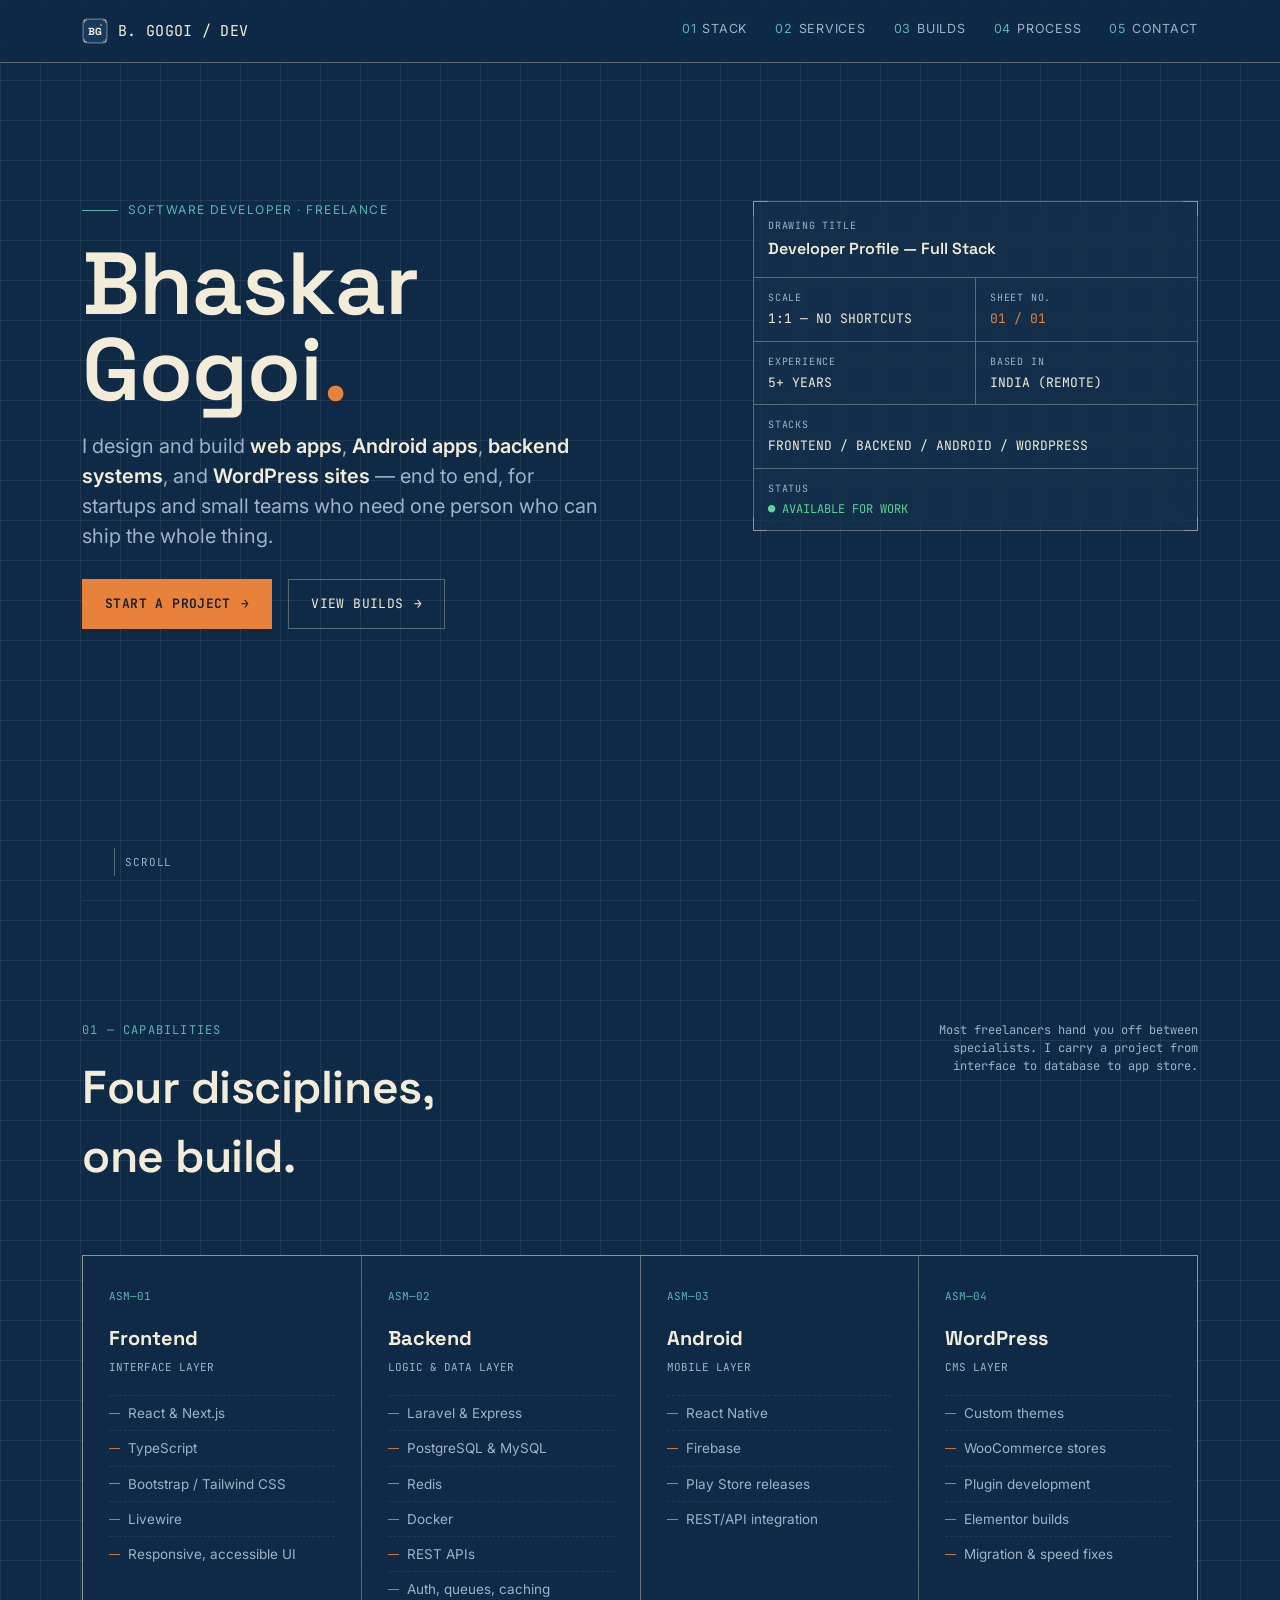
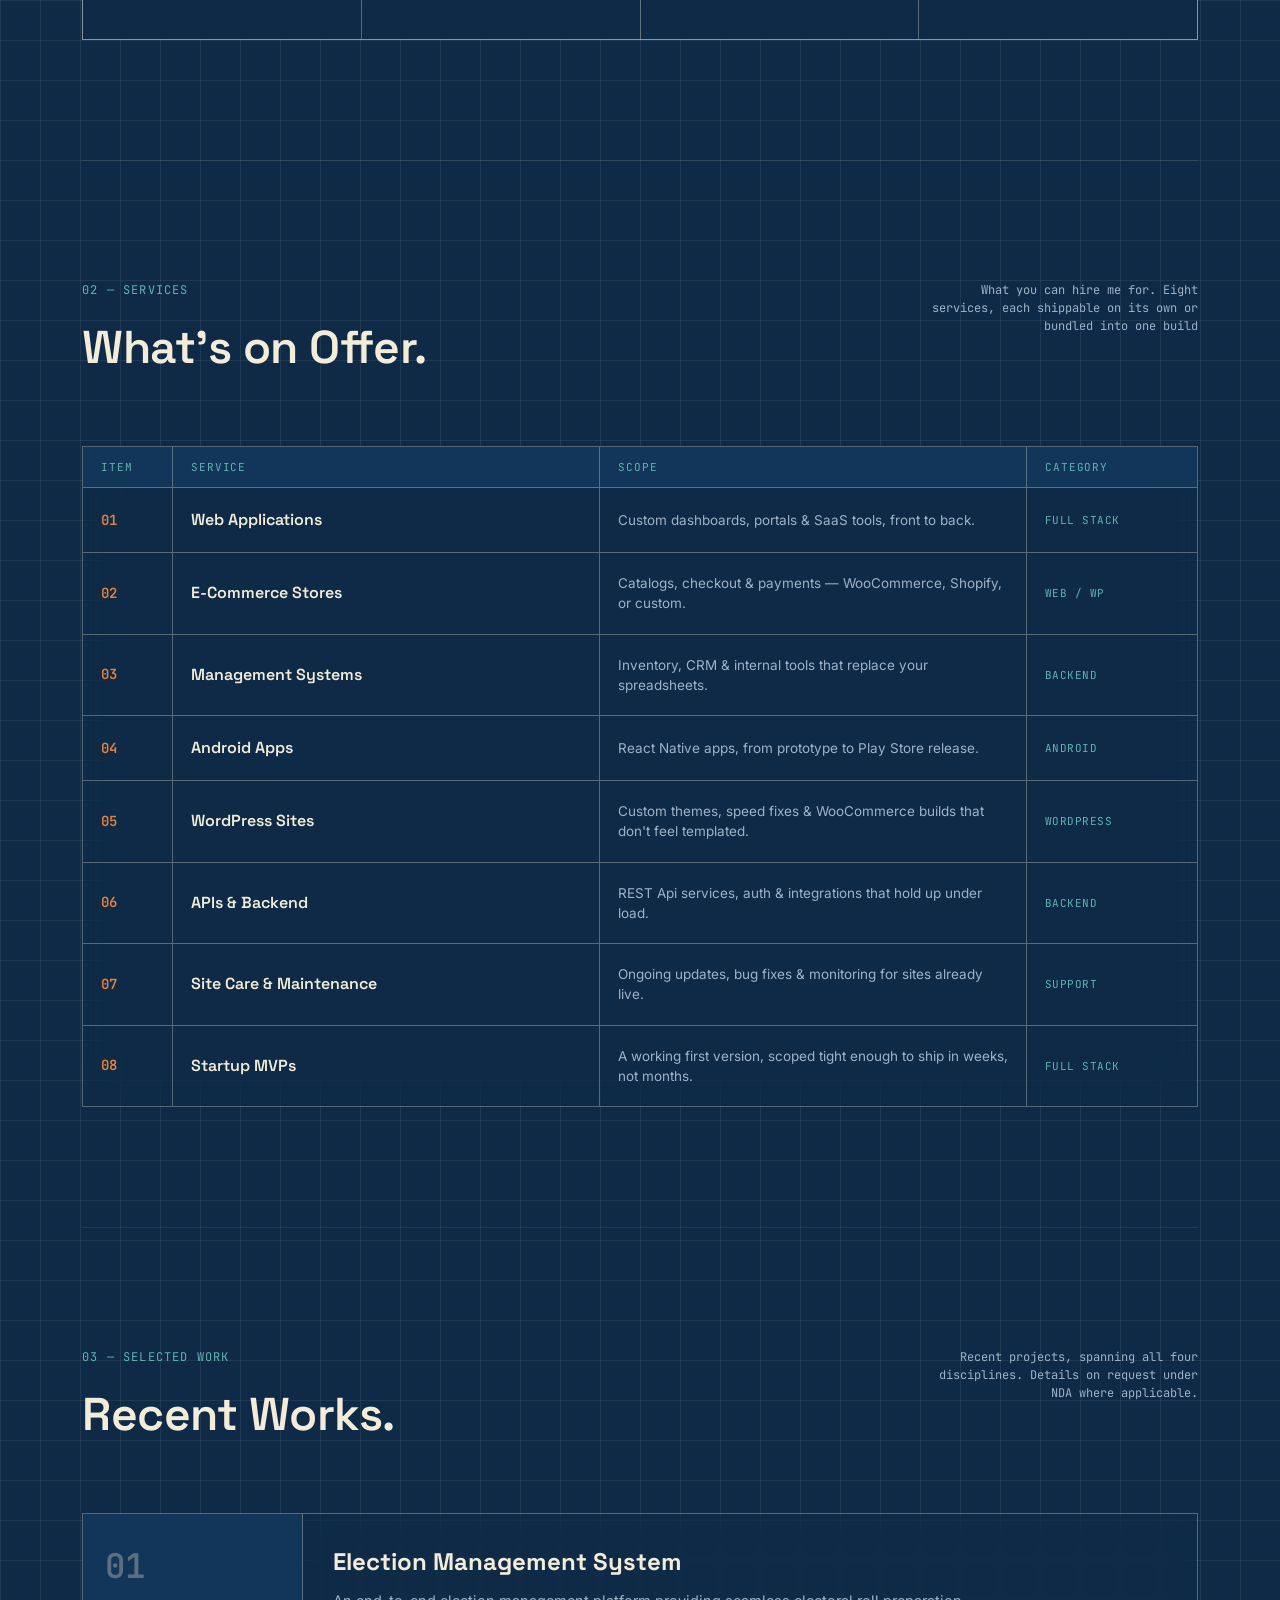
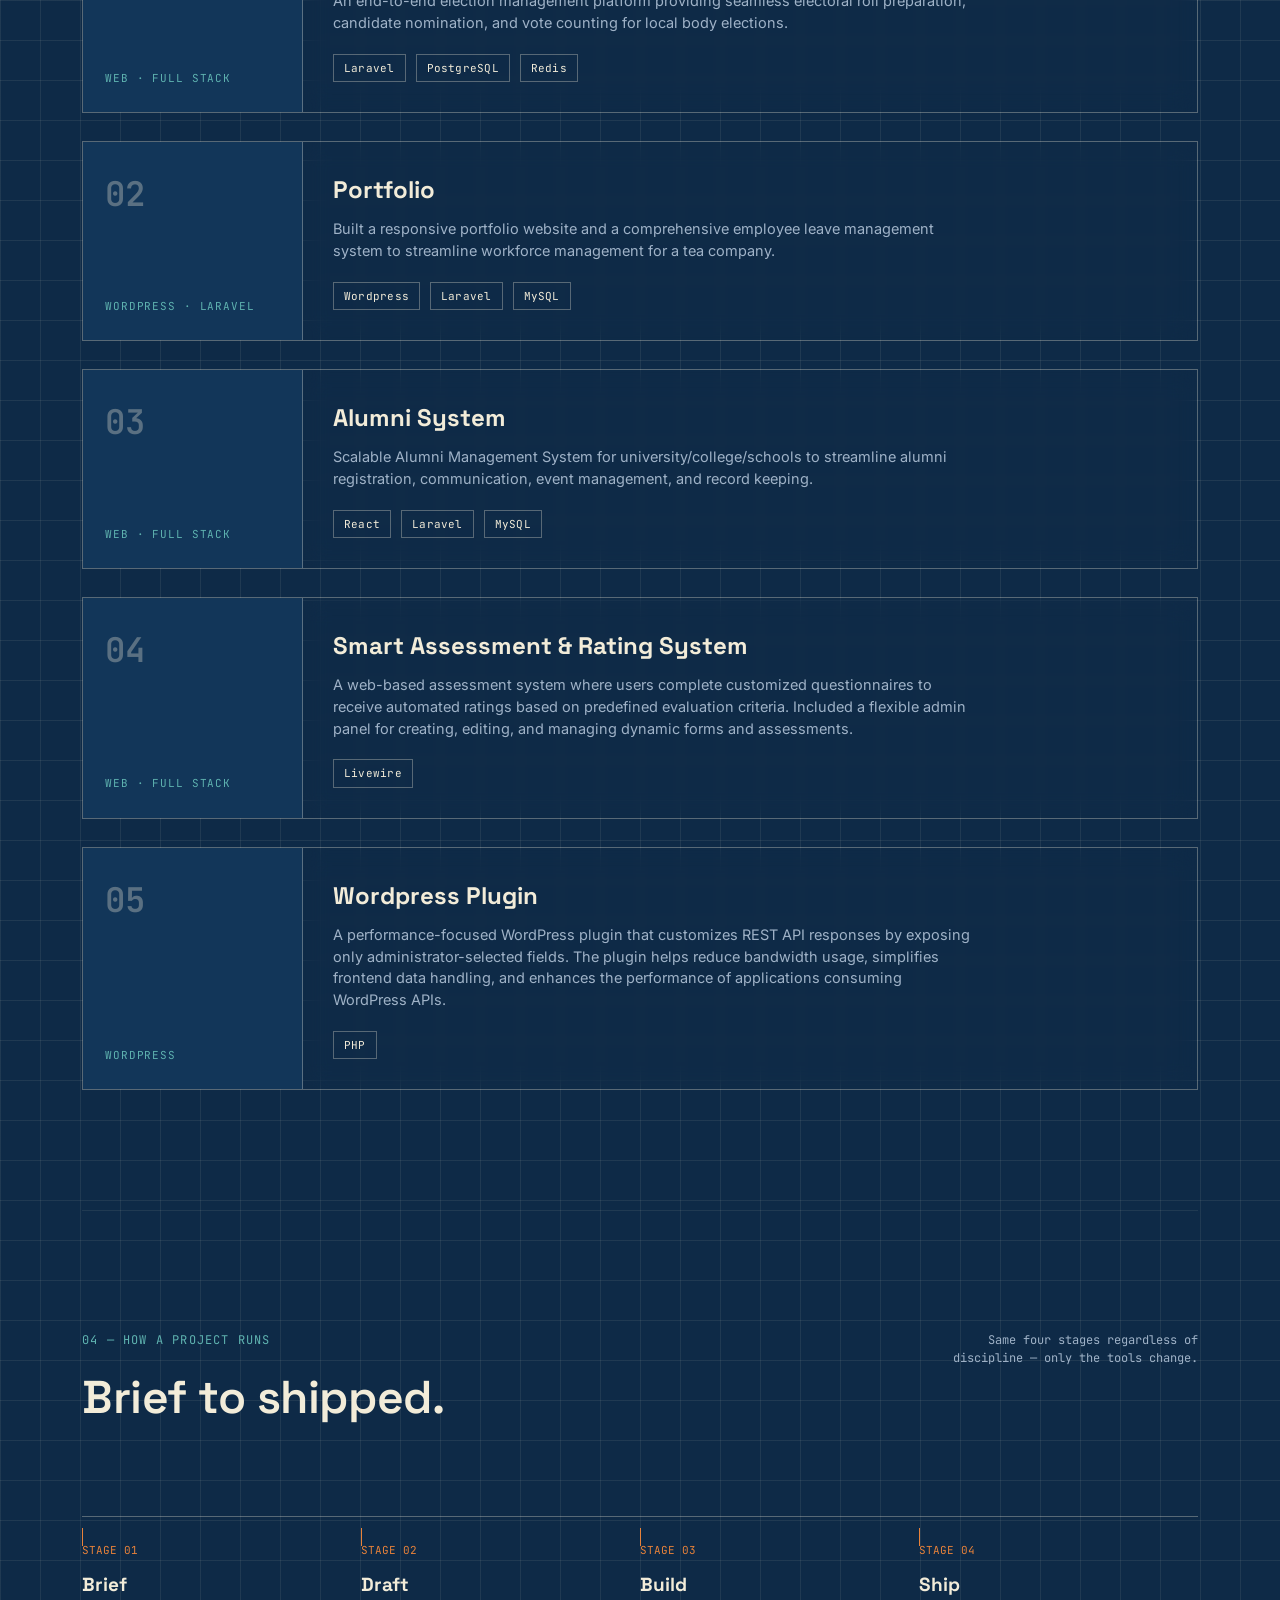
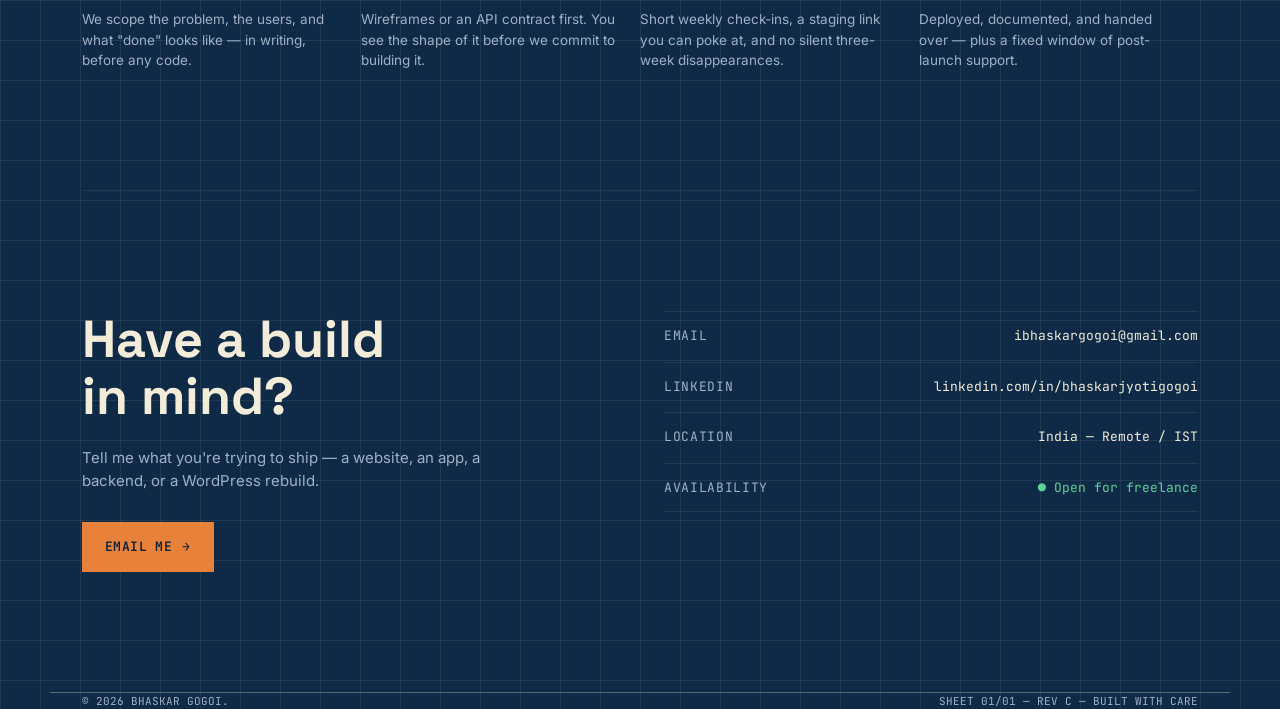
<file: index.html>
<!DOCTYPE html>
<html lang="en">

<head>
  <meta charset="UTF-8">
  <meta name="viewport" content="width=device-width, initial-scale=1.0">
  <title>Bhaskar Gogoi — Software Developer</title>
  <meta name="description"
    content="Bhaskar Gogoi is a freelance software developer building web apps, Android apps, backend systems, e-commerce stores, and WordPress sites for startups and small businesses.">
  <meta name="keywords"
    content="freelance software developer, web developer, android developer, wordpress developer, full stack developer, ecommerce developer, react developer, node.js developer">
  <meta name="author" content="Bhaskar Gogoi">
  <link rel="canonical" href="https://bhaskargogoi.com/">
  <meta name="robots" content="index, follow">
  <meta name="theme-color" content="#0E2A47">

  <meta property="og:type" content="website">
  <meta property="og:title" content="Bhaskar Gogoi — Freelance Software Developer">
  <meta property="og:description"
    content="Web apps, Android apps, backend systems, e-commerce, and WordPress — built end to end by one developer.">
  <meta property="og:url" content="https://bhaskargogoi.com/">
  <meta property="og:image" content="https://bhaskargogoi.com/images/og-image.png">
  <meta property="og:site_name" content="Bhaskar Gogoi">
  <meta property="og:locale" content="en_IN">

  <meta name="twitter:card" content="summary_large_image">
  <meta name="twitter:title" content="Bhaskar Gogoi — Freelance Software Developer">
  <meta name="twitter:description"
    content="Web apps, Android apps, backend systems, e-commerce, and WordPress — built end to end by one developer.">
  <meta name="twitter:image" content="https://bhaskargogoi.com/images/og-image.png">

  <script type="application/ld+json">
  {
    "@context": "https://schema.org",
    "@graph": [
      {
        "@type": "Person",
        "@id": "https://bhaskargogoi.com/",
        "name": "Bhaskar Gogoi",
        "jobTitle": "Freelance Software Developer",
        "url": "https://bhaskargogoi.com/",
        "email": "mailto:ibhaskargogoi@gmail.com",
        "sameAs": [
          "https://linkedin.com/in/bhaskarjyotigogoi",
          "https://www.instagram.com/ibhaskargogoi/",
        ],
        "knowsAbout": [
          "Web Development",
          "Android Development",
          "Backend Development",
          "WordPress Development",
          "E-commerce Development"
        ],
        "worksFor": { "@id": "https://bhaskargogoi.com/#stack" }
      },
      {
        "@type": "ProfessionalService",
        "@id": "https://bhaskargogoi.com/#stack",
        "name": "Bhaskar Gogoi — Freelance Software Development",
        "url": "https://bhaskargogoi.com/",
        "image": "https://bhaskargogoi.com/images/og-image.png",
        "description": "Freelance software development services: web apps, Android apps, backend systems, e-commerce stores, and WordPress sites for startups and small businesses.",
        "founder": { "@id": "https://bhaskargogoi.com/" },
        "email": "ibhaskargogoi@gmail.com",
        "areaServed": "Worldwide",
        "address": {
          "@type": "PostalAddress",
          "addressCountry": "IN"
        },
        "sameAs": [
          "https://linkedin.com/in/bhaskarjyotigogoi",
          "https://www.instagram.com/ibhaskargogoi/",
        ],
      }
    ]
  }
</script>

  <link rel="icon" type="image/svg+xml" href="images/logo-icon.svg">
  <link rel="icon" type="image/png" sizes="32x32" href="images/favicon-32x32.png">
  <link rel="icon" type="image/png" sizes="16x16" href="images/favicon-16x16.png">
  <link rel="shortcut icon" href="images/favicon.ico">
  <link rel="apple-touch-icon" sizes="180x180" href="images/apple-touch-icon.png">
  <link rel="preconnect" href="https://fonts.googleapis.com">
  <link
    href="https://fonts.googleapis.com/css2?family=Space+Grotesk:wght@400;500;600;700&family=Inter:wght@400;500;600&family=JetBrains+Mono:wght@400;500;600&display=swap"
    rel="stylesheet">
  <style>
    :root {
      --ink: #0E2A47;
      --ink-2: #123659;
      --ink-3: #0A2138;
      --paper: #F2ECD9;
      --paper-dim: #9FB2C7;
      --accent: #E8823A;
      --accent-2: #5FB3B0;
      --line: rgba(242, 236, 217, 0.078);
      --line-strong: rgba(242, 236, 217, 0.32);
      --radius: 2px;
    }

    * {
      margin: 0;
      padding: 0;
      box-sizing: border-box;
    }

    html {
      scroll-behavior: smooth;
    }

    body {
      background: var(--ink);
      color: var(--paper);
      font-family: 'Inter', sans-serif;
      line-height: 1.5;
      overflow-x: hidden;
      background-image:
        linear-gradient(var(--line) 1px, transparent 1px),
        linear-gradient(90deg, var(--line) 1px, transparent 1px);
      background-size: 40px 40px;
    }

    ::selection {
      background: var(--accent);
      color: var(--ink-3);
    }

    a {
      color: inherit;
      text-decoration: none;
    }

    .mono {
      font-family: 'JetBrains Mono', monospace;
    }

    .display {
      font-family: 'Space Grotesk', sans-serif;
    }

    /* focus visibility */
    a:focus-visible,
    button:focus-visible {
      outline: 2px solid var(--accent-2);
      outline-offset: 3px;
    }

    @media (prefers-reduced-motion: reduce) {
      * {
        animation-duration: 0.01ms !important;
        transition-duration: 0.01ms !important;
      }
    }

    .wrap {
      max-width: 1180px;
      margin: 0 auto;
      padding: 0 32px;
    }

    /* ---------- corner ticks (blueprint registration marks) ---------- */
    .ticked {
      position: relative;
    }

    .ticked::before,
    .ticked::after,
    .ticked .tick-br,
    .ticked .tick-bl {
      content: '';
      position: absolute;
      width: 14px;
      height: 14px;
      border-color: var(--line-strong);
    }

    .ticked::before {
      top: -1px;
      left: -1px;
      border-top: 1px solid var(--line-strong);
      border-left: 1px solid var(--line-strong);
    }

    .ticked::after {
      top: -1px;
      right: -1px;
      border-top: 1px solid var(--line-strong);
      border-right: 1px solid var(--line-strong);
    }

    .ticked .tick-bl {
      bottom: -1px;
      left: -1px;
      border-bottom: 1px solid var(--line-strong);
      border-left: 1px solid var(--line-strong);
    }

    .ticked .tick-br {
      bottom: -1px;
      right: -1px;
      border-bottom: 1px solid var(--line-strong);
      border-right: 1px solid var(--line-strong);
    }

    /* ---------- nav ---------- */
    header {
      position: fixed;
      top: 0;
      left: 0;
      right: 0;
      z-index: 100;
      background: rgba(14, 42, 71, 0.85);
      backdrop-filter: blur(6px);
      border-bottom: 1px solid var(--line-strong);
    }

    nav {
      display: flex;
      align-items: center;
      justify-content: space-between;
      padding: 18px 32px;
      max-width: 1180px;
      margin: 0 auto;
    }

    .brand {
      display: flex;
      align-items: center;
      gap: 10px;
      font-size: 15px;
      letter-spacing: 0.02em;
    }

    .brand .dot {
      width: 8px;
      height: 8px;
      background: var(--accent);
      border-radius: 50%;
      box-shadow: 0 0 0 3px rgba(232, 130, 58, 0.2);
    }

    .brand-icon {
      width: 26px;
      height: 26px;
      flex-shrink: 0;
    }

    .navlinks {
      display: flex;
      gap: 28px;
      font-size: 12.5px;
      letter-spacing: 0.06em;
    }

    .navlinks a {
      color: var(--paper-dim);
      position: relative;
      padding-bottom: 4px;
      transition: color .2s;
    }

    .navlinks a:hover {
      color: var(--paper);
    }

    .navlinks a::after {
      content: '';
      position: absolute;
      left: 0;
      bottom: 0;
      width: 0;
      height: 1px;
      background: var(--accent);
      transition: width .25s;
    }

    .navlinks a:hover::after {
      width: 100%;
    }

    .navlinks .code {
      color: var(--accent-2);
      margin-right: 6px;
    }

    @media(max-width:720px) {
      .navlinks {
        display: none;
      }
    }

    /* ---------- hero ---------- */
    .hero {
      min-height: 100vh;
      display: flex;
      flex-direction: column;
      justify-content: center;
      padding-top: 110px;
      padding-bottom: 60px;
      position: relative;
    }

    .hero-grid {
      display: grid;
      grid-template-columns: 1.4fr 1fr;
      gap: 48px;
      align-items: start;
    }

    @media(max-width:900px) {
      .hero {
        margin-top: 100px;
      }

      .hero-grid {
        grid-template-columns: 1fr;
      }
    }

    .eyebrow {
      font-size: 12px;
      letter-spacing: 0.12em;
      color: var(--accent-2);
      display: flex;
      align-items: center;
      gap: 10px;
      margin-bottom: 22px;
    }

    .eyebrow .rule {
      width: 36px;
      height: 1px;
      background: var(--accent-2);
    }

    h1.name {
      font-size: clamp(44px, 7vw, 88px);
      font-weight: 600;
      line-height: 0.98;
      letter-spacing: -0.01em;
      margin-bottom: 18px;
    }

    h1.name .accentword {
      color: var(--accent);
      font-style: normal;
    }

    .role-line {
      font-size: clamp(16px, 2vw, 20px);
      color: var(--paper-dim);
      max-width: 520px;
      margin-bottom: 28px;
      font-weight: 400;
    }

    .role-line b {
      color: var(--paper);
      font-weight: 600;
    }

    .cta-row {
      display: flex;
      gap: 16px;
      flex-wrap: wrap;
      margin-bottom: 10px;
    }

    .btn {
      font-family: 'JetBrains Mono', monospace;
      font-size: 13px;
      letter-spacing: 0.03em;
      padding: 14px 22px;
      border: 1px solid var(--line-strong);
      display: inline-flex;
      align-items: center;
      gap: 10px;
      transition: all .2s;
      background: transparent;
      color: var(--paper);
      cursor: pointer;
    }

    .btn.solid {
      background: var(--accent);
      border-color: var(--accent);
      color: var(--ink-3);
      font-weight: 600;
    }

    .btn.solid:hover {
      background: var(--paper);
      border-color: var(--paper);
    }

    .btn.ghost:hover {
      border-color: var(--accent-2);
      color: var(--accent-2);
    }

    .btn .arrow {
      transition: transform .2s;
    }

    .btn:hover .arrow {
      transform: translateX(3px);
    }

    /* title block - the signature element */
    .titleblock {
      border: 1px solid var(--line-strong);
      padding: 0;
      font-family: 'JetBrains Mono', monospace;
      font-size: 12px;
      background: rgba(242, 236, 217, 0.02);
      backdrop-filter: blur(12px);
      -webkit-backdrop-filter: blur(12px);

    }

    .tb-row {
      display: flex;
      border-bottom: 1px solid var(--line-strong);
    }

    .tb-row:last-child {
      border-bottom: none;
    }

    .tb-cell {
      padding: 12px 14px;
      flex: 1;
      border-right: 1px solid var(--line-strong);
    }

    .tb-cell:last-child {
      border-right: none;
    }

    .tb-label {
      color: var(--paper-dim);
      font-size: 10px;
      letter-spacing: 0.08em;
      display: block;
      margin-bottom: 4px;
    }

    .tb-value {
      color: var(--paper);
      font-size: 13px;
    }

    .tb-value.accent {
      color: var(--accent);
    }

    .tb-title {
      padding: 16px 14px;
      border-bottom: 1px solid var(--line-strong);
    }

    .tb-title .tb-value {
      font-size: 16px;
      font-weight: 600;
      font-family: 'Space Grotesk', sans-serif;
    }

    .scroll-cue {
      margin-top: -100px !important;
      position: absolute;
      bottom: 24px;
      left: 32px;
      display: flex;
      align-items: center;
      gap: 10px;
      font-family: 'JetBrains Mono', monospace;
      font-size: 11px;
      color: var(--paper-dim);
      letter-spacing: 0.08em;
    }

    .scroll-cue .line {
      width: 1px;
      height: 28px;
      background: var(--line-strong);
      position: relative;
      overflow: hidden;
    }

    .scroll-cue .line::after {
      content: '';
      position: absolute;
      top: -100%;
      left: 0;
      width: 100%;
      height: 100%;
      background: var(--accent-2);
      animation: drip 2.2s ease-in-out infinite;
    }

    @keyframes drip {
      0% {
        top: -100%;
      }

      100% {
        top: 100%;
      }
    }

    @media(max-width:720px) {
      .scroll-cue {
        display: none;
      }
    }

    /* ---------- section framing ---------- */
    section {
      padding: 120px 0;
      position: relative;
      border-top: 1px solid var(--line);
    }

    .sec-head {
      display: flex;
      justify-content: space-between;
      align-items: baseline;
      margin-bottom: 64px;
      flex-wrap: wrap;
      gap: 16px;
    }

    .sec-code {
      font-family: 'JetBrains Mono', monospace;
      font-size: 12px;
      color: var(--accent-2);
      letter-spacing: 0.1em;
      margin-bottom: 14px;
      display: block;
    }

    .sec-title {
      font-family: 'Space Grotesk', sans-serif;
      font-size: clamp(30px, 4vw, 46px);
      font-weight: 600;
      letter-spacing: -0.01em;
    }

    .sec-note {
      font-family: 'JetBrains Mono', monospace;
      font-size: 12px;
      color: var(--paper-dim);
      max-width: 280px;
      text-align: right;
    }

    @media(max-width:720px) {
      .sec-note {
        text-align: left;
      }
    }

    .reveal {
      opacity: 0;
      transform: translateY(18px);
      transition: opacity .6s ease, transform .6s ease;
    }

    .reveal.in {
      opacity: 1;
      transform: translateY(0);
    }

    /* ---------- assemblies (skills) ---------- */
    .assemblies {
      display: grid;
      grid-template-columns: repeat(4, 1fr);
      gap: 1px;
      background: var(--line-strong);
      border: 1px solid var(--line-strong);
    }

    @media(max-width:900px) {
      .assemblies {
        grid-template-columns: repeat(2, 1fr);
      }
    }

    @media(max-width:520px) {
      .assemblies {
        grid-template-columns: 1fr;
      }
    }

    .assembly {
      background: var(--ink);
      padding: 32px 26px;
      position: relative;
      transition: background .25s;
    }

    .assembly:hover {
      background: var(--ink-2);
    }

    .assembly .idx {
      font-family: 'JetBrains Mono', monospace;
      font-size: 11px;
      color: var(--accent-2);
      margin-bottom: 18px;
      display: block;
    }

    .assembly h3 {
      font-family: 'Space Grotesk', sans-serif;
      font-size: 20px;
      margin-bottom: 6px;
    }

    .assembly .sub {
      font-family: 'JetBrains Mono', monospace;
      font-size: 11px;
      color: var(--paper-dim);
      margin-bottom: 20px;
    }

    .assembly ul {
      list-style: none;
    }

    .assembly li {
      font-size: 13.5px;
      color: var(--paper-dim);
      padding: 7px 0;
      border-top: 1px dashed var(--line);
      display: flex;
      align-items: center;
      gap: 8px;
    }

    .assembly li::before {
      content: '—';
      color: var(--accent);
      font-size: 11px;
    }

    /* ---------- services (bill of materials) ---------- */
    .bom {
      border: 1px solid var(--line-strong);
      backdrop-filter: blur(20px);
      -webkit-backdrop-filter: blur(12px);
    }

    .bom-row {
      display: grid;
      grid-template-columns: 90px 1fr 1fr 170px;
      border-bottom: 1px solid var(--line-strong);
    }

    .bom-row:last-child {
      border-bottom: none;
    }

    .bom-row.head {
      background: var(--ink-2);
    }

    .bom-row.head .bom-cell {
      font-family: 'JetBrains Mono', monospace;
      font-size: 11px;
      letter-spacing: 0.08em;
      color: var(--accent-2);
      padding: 12px 18px;
    }

    .bom-cell {
      padding: 20px 18px;
      border-right: 1px solid var(--line-strong);
      display: flex;
      align-items: center;
    }

    .bom-cell:last-child {
      border-right: none;
    }

    .bom-row:not(.head):hover {
      background: var(--ink-2);
    }

    .bom-item {
      font-family: 'JetBrains Mono', monospace;
      color: var(--accent);
      font-weight: 600;
      font-size: 14px;
    }

    .bom-name {
      font-family: 'Space Grotesk', sans-serif;
      font-size: 16px;
      font-weight: 600;
    }

    .bom-desc {
      color: var(--paper-dim);
      font-size: 13.5px;
    }

    .bom-tag {
      font-family: 'JetBrains Mono', monospace;
      font-size: 11px;
      color: var(--accent-2);
      letter-spacing: 0.04em;
    }

    @media(max-width:820px) {
      .bom-row {
        grid-template-columns: 1fr;
      }

      .bom-row.head {
        display: none;
      }

      .bom-cell {
        border-right: none;
        border-bottom: 1px dashed var(--line);
        padding: 14px 18px;
      }

      .bom-cell:last-child {
        border-bottom: none;
      }
    }

    /* ---------- pricing ---------- */
    .pricing-grid {
      display: grid;
      grid-template-columns: repeat(3, 1fr);
      gap: 1px;
      background: var(--line-strong);
      border: 1px solid var(--line-strong);
    }

    @media(max-width:900px) {
      .pricing-grid {
        grid-template-columns: 1fr;
      }
    }

    .price-card {
      background: var(--ink);
      padding: 34px 28px;
      display: flex;
      flex-direction: column;
      position: relative;
    }

    .price-card.featured {
      background: var(--ink-2);
    }

    .price-featured-tag {
      position: absolute;
      top: 0;
      right: 0;
      background: var(--accent);
      color: var(--ink-3);
      font-family: 'JetBrains Mono', monospace;
      font-size: 10px;
      letter-spacing: 0.06em;
      font-weight: 700;
      padding: 5px 10px;
    }

    .price-tier {
      font-family: 'JetBrains Mono', monospace;
      font-size: 11px;
      color: var(--accent-2);
      letter-spacing: 0.08em;
      margin-bottom: 14px;
    }

    .price-name {
      font-family: 'Space Grotesk', sans-serif;
      font-size: 22px;
      font-weight: 600;
      margin-bottom: 14px;
    }

    .price-amount {
      font-family: 'JetBrains Mono', monospace;
      font-size: 32px;
      color: var(--accent);
      font-weight: 600;
      margin-bottom: 16px;
    }

    .price-amount .unit {
      font-size: 12px;
      color: var(--paper-dim);
      font-weight: 400;
      margin-left: 4px;
    }

    .price-desc {
      color: var(--paper-dim);
      font-size: 13.5px;
      margin-bottom: 22px;
    }

    .price-list {
      list-style: none;
      margin-bottom: 28px;
      flex: 1;
    }

    .price-list li {
      font-size: 13px;
      padding: 9px 0;
      border-top: 1px dashed var(--line);
      display: flex;
      gap: 8px;
      color: var(--paper-dim);
    }

    .price-list li::before {
      content: '✓';
      color: var(--accent-2);
      flex-shrink: 0;
    }

    .price-cta {
      width: 100%;
      justify-content: center;
    }

    .pricing-note {
      font-family: 'JetBrains Mono', monospace;
      font-size: 12px;
      color: var(--paper-dim);
      text-align: center;
      margin-top: 26px;
      line-height: 1.7;
    }

    /* ---------- builds (projects) ---------- */
    .builds {
      display: flex;
      flex-direction: column;
      gap: 28px;
    }

    .build {
      border: 1px solid var(--line-strong);
      display: grid;
      grid-template-columns: 220px 1fr;
      position: relative;
    }

    @media(max-width:760px) {
      .build {
        grid-template-columns: 1fr;
      }
    }

    .build-tag {
      background: var(--ink-2);
      padding: 26px 22px;
      display: flex;
      flex-direction: column;
      justify-content: space-between;
      border-right: 1px solid var(--line-strong);
    }

    @media(max-width:760px) {
      .build-tag {
        border-right: none;
        border-bottom: 1px solid var(--line-strong);
        flex-direction: row;
        align-items: center;
      }
    }

    .build-num {
      font-family: 'JetBrains Mono', monospace;
      font-size: 34px;
      color: var(--line-strong);
      font-weight: 600;
    }

    .build-cat {
      font-family: 'JetBrains Mono', monospace;
      font-size: 11px;
      letter-spacing: 0.08em;
      color: var(--accent-2);
    }

    .build-body {
      padding: 30px 30px;
      backdrop-filter: blur(12px);
      -webkit-backdrop-filter: blur(12px);

    }

    .build h3 {
      font-family: 'Space Grotesk', sans-serif;
      font-size: 24px;
      margin-bottom: 10px;
    }

    .build p {
      color: var(--paper-dim);
      font-size: 14.5px;
      max-width: 640px;
      margin-bottom: 20px;
    }

    .stackline {
      display: flex;
      gap: 10px;
      flex-wrap: wrap;
    }

    .chip {
      font-family: 'JetBrains Mono', monospace;
      font-size: 11px;
      color: var(--paper);
      border: 1px solid var(--line-strong);
      padding: 5px 10px;
      letter-spacing: 0.02em;
    }

    .build-foot {
      display: flex;
      justify-content: space-between;
      align-items: center;
      margin-top: 22px;
      padding-top: 18px;
      border-top: 1px dashed var(--line);
    }

    .build-link {
      font-family: 'JetBrains Mono', monospace;
      font-size: 12px;
      color: var(--accent);
      display: flex;
      align-items: center;
      gap: 6px;
    }

    .build-meta {
      font-family: 'JetBrains Mono', monospace;
      font-size: 11px;
      color: var(--paper-dim);
    }

    /* ---------- process ruler ---------- */
    .ruler {
      position: relative;
      padding-top: 20px;
    }

    .ruler-line {
      position: absolute;
      top: 20px;
      left: 0;
      right: 0;
      height: 1px;
      background: var(--line-strong);
    }

    .ruler-steps {
      display: grid;
      grid-template-columns: repeat(4, 1fr);
      position: relative;
    }

    @media(max-width:760px) {
      .ruler-steps {
        grid-template-columns: 1fr;
        gap: 40px;
      }

      .ruler-line {
        display: none;
      }
    }

    .rstep {
      position: relative;
      padding-top: 26px;
      padding-right: 20px;
    }

    .rstep::before {
      content: '';
      position: absolute;
      top: 12px;
      left: 0;
      width: 1px;
      height: 18px;
      background: var(--accent);
    }

    @media(max-width:760px) {
      .rstep::before {
        display: none;
      }
    }

    .rstep .rnum {
      font-family: 'JetBrains Mono', monospace;
      font-size: 11px;
      color: var(--accent);
      margin-bottom: 12px;
      display: block;
    }

    .rstep h4 {
      font-family: 'Space Grotesk', sans-serif;
      font-size: 19px;
      margin-bottom: 10px;
    }

    .rstep p {
      color: var(--paper-dim);
      font-size: 13.5px;
    }

    /* ---------- contact / title block footer ---------- */
    .contact-wrap {
      display: grid;
      grid-template-columns: 1fr 1fr;
      gap: 48px;
    }

    @media(max-width:900px) {
      .contact-wrap {
        grid-template-columns: 1fr;
      }
    }

    .contact-copy h2 {
      font-family: 'Space Grotesk', sans-serif;
      font-size: clamp(32px, 5vw, 52px);
      line-height: 1.1;
      margin-bottom: 22px;
    }

    .contact-copy p {
      color: var(--paper-dim);
      max-width: 440px;
      margin-bottom: 30px;
      font-size: 15px;
    }

    .clist {
      display: flex;
      flex-direction: column;
      gap: 2px;
    }

    .crow {
      display: flex;
      justify-content: space-between;
      padding: 14px 0;
      border-top: 1px solid var(--line);
      font-family: 'JetBrains Mono', monospace;
      font-size: 13px;
    }

    .crow:last-child {
      border-bottom: 1px solid var(--line);
    }

    .crow span:first-child {
      color: var(--paper-dim);
      letter-spacing: 0.05em;
    }

    .crow a:hover {
      color: var(--accent);
    }

    footer {
      border-top: 1px solid var(--line-strong);
      padding: 26px 0;
      font-family: 'JetBrains Mono', monospace;
      font-size: 11px;
      color: var(--paper-dim);
      display: flex;
      justify-content: space-between;
      flex-wrap: wrap;
      gap: 10px;
    }
  </style>
</head>

<body>

  <header>
    <nav>
      <div class="brand">
        <svg class="brand-icon" viewBox="0 0 96 96" xmlns="http://www.w3.org/2000/svg" role="img"
          aria-label="Bhaskar Gogoi logo">
          <rect x="4" y="4" width="88" height="88" rx="15" fill="#163A5F" stroke="#F2ECD9" stroke-width="1.8" />
          <line x1="19" y1="48" x2="77" y2="48" stroke="#F2ECD9" stroke-opacity="0.28" stroke-width="1" />
          <line x1="48" y1="19" x2="48" y2="77" stroke="#F2ECD9" stroke-opacity="0.28" stroke-width="1" />
          <g stroke="#F2ECD9" stroke-width="1.8" stroke-linecap="square">
            <path d="M9,9 L17,9 M9,9 L9,17" />
            <path d="M87,9 L79,9 M87,9 L87,17" />
            <path d="M9,87 L17,87 M9,87 L9,79" />
            <path d="M87,87 L79,87 M87,87 L87,79" />
          </g>
          <circle cx="70" cy="26" r="3.6" fill="#E8823A" />
          <text x="48" y="63" text-anchor="middle" font-family="'Space Grotesk',sans-serif" font-weight="700"
            font-size="38" fill="#F2ECD9">BG</text>
        </svg>
        <span class="mono"><a href="https://bhaskargogoi.com">B. GOGOI / DEV</a></span>
      </div>
      <div class="navlinks">
        <a href="#stack"><span class="code">01</span>STACK</a>
        <a href="#services"><span class="code">02</span>SERVICES</a>
        <a href="#builds"><span class="code">03</span>BUILDS</a>
        <a href="#process"><span class="code">04</span>PROCESS</a>
        <!-- <a href="#pricing"><span class="code">05</span>PRICING</a> -->
        <a href="#contact"><span class="code">05</span>CONTACT</a>
      </div>
    </nav>
  </header>

  <main class="wrap">

    <!-- HERO -->
    <section class="hero" style="border-top:none;padding-top:0;">
      <div class="hero-grid">
        <div>
          <div class="eyebrow"><span class="rule"></span>SOFTWARE DEVELOPER · FREELANCE</div>
          <h1 class="name display">Bhaskar<br>Gogoi<span class="accentword">.</span></h1>
          <p class="role-line">I design and build <b>web apps</b>, <b>Android apps</b>, <b>backend systems</b>, and
            <b>WordPress sites</b> — end to end, for startups and small teams who need one person who can ship the whole
            thing.
          </p>
          <div class="cta-row">
            <a href="#contact" class="btn solid">START A PROJECT <span class="arrow">→</span></a>
            <a href="#builds" class="btn ghost">VIEW BUILDS <span class="arrow">→</span></a>
          </div>
        </div>

        <div class="titleblock ticked">
          <span class="tick-bl"></span><span class="tick-br"></span>
          <div class="tb-title">
            <span class="tb-label">DRAWING TITLE</span>
            <span class="tb-value">Developer Profile — Full Stack</span>
          </div>
          <div class="tb-row">
            <div class="tb-cell">
              <span class="tb-label">SCALE</span>
              <span class="tb-value">1:1 — NO SHORTCUTS</span>
            </div>
            <div class="tb-cell">
              <span class="tb-label">SHEET NO.</span>
              <span class="tb-value accent">01 / 01</span>
            </div>
          </div>
          <div class="tb-row">
            <div class="tb-cell">
              <span class="tb-label">EXPERIENCE</span>
              <span class="tb-value">5+ YEARS</span>
            </div>
            <div class="tb-cell">
              <span class="tb-label">BASED IN</span>
              <span class="tb-value">INDIA (REMOTE)</span>
            </div>
          </div>
          <div class="tb-row">
            <div class="tb-cell">
              <span class="tb-label">STACKS</span>
              <span class="tb-value">FRONTEND / BACKEND / ANDROID / WORDPRESS</span>
            </div>
          </div>
          <div class="tb-row">
            <div class="tb-cell">
              <span class="tb-label">STATUS</span>
              <span style="color: #5fd297">● AVAILABLE FOR WORK</span>
            </div>
          </div>
        </div>
      </div>

      <div class="scroll-cue">
        <div class="line"></div>SCROLL
      </div>
    </section>

    <!-- STACK -->
    <section id="stack">
      <div class="sec-head reveal">
        <div>
          <span class="sec-code">01 — CAPABILITIES</span>
          <h2 class="sec-title">Four disciplines,<br>one build.</h2>
        </div>
        <p class="sec-note">Most freelancers hand you off between specialists. I carry a project from interface to
          database to app store.</p>
      </div>

      <div class="assemblies reveal">
        <div class="assembly">
          <span class="idx mono">ASM—01</span>
          <h3 class="display">Frontend</h3>
          <div class="sub">INTERFACE LAYER</div>
          <ul>
            <li>React &amp; Next.js</li>
            <li>TypeScript</li>
            <li>Bootstrap / Tailwind CSS</li>
            <li>Livewire</li>
            <li>Responsive, accessible UI</li>
          </ul>
        </div>
        <div class="assembly">
          <span class="idx mono">ASM—02</span>
          <h3 class="display">Backend</h3>
          <div class="sub">LOGIC &amp; DATA LAYER</div>
          <ul>
            <li>Laravel &amp; Express</li>
            <li>PostgreSQL &amp; MySQL</li>
            <li>Redis</li>
            <li>Docker</li>
            <li>REST APIs</li>
            <li>Auth, queues, caching</li>
          </ul>
        </div>
        <div class="assembly">
          <span class="idx mono">ASM—03</span>
          <h3 class="display">Android</h3>
          <div class="sub">MOBILE LAYER</div>
          <ul>
            <li>React Native</li>
            <li>Firebase</li>
            <li>Play Store releases</li>
            <li>REST/API integration</li>
          </ul>
        </div>
        <div class="assembly">
          <span class="idx mono">ASM—04</span>
          <h3 class="display">WordPress</h3>
          <div class="sub">CMS LAYER</div>
          <ul>
            <li>Custom themes</li>
            <li>WooCommerce stores</li>
            <li>Plugin development</li>
            <li>Elementor builds</li>
            <li>Migration &amp; speed fixes</li>
          </ul>
        </div>
      </div>
    </section>

    <!-- SERVICES -->
    <section id="services">
      <div class="sec-head reveal">
        <div>
          <span class="sec-code">02 — SERVICES</span>
          <h2 class="sec-title">What's on Offer.</h2>
        </div>
        <p class="sec-note">What you can hire me for. Eight services, each shippable on its own or bundled into one
          build</p>
      </div>

      <div class="bom reveal">
        <div class="bom-row head">
          <div class="bom-cell">ITEM</div>
          <div class="bom-cell">SERVICE</div>
          <div class="bom-cell">SCOPE</div>
          <div class="bom-cell">CATEGORY</div>
        </div>
        <div class="bom-row">
          <div class="bom-cell"><span class="bom-item">01</span></div>
          <div class="bom-cell"><span class="bom-name">Web Applications</span></div>
          <div class="bom-cell"><span class="bom-desc">Custom dashboards, portals &amp; SaaS tools, front to
              back.</span></div>
          <div class="bom-cell"><span class="bom-tag">FULL STACK</span></div>
        </div>
        <div class="bom-row">
          <div class="bom-cell"><span class="bom-item">02</span></div>
          <div class="bom-cell"><span class="bom-name">E-Commerce Stores</span></div>
          <div class="bom-cell"><span class="bom-desc">Catalogs, checkout &amp; payments — WooCommerce, Shopify, or
              custom.</span></div>
          <div class="bom-cell"><span class="bom-tag">WEB / WP</span></div>
        </div>
        <div class="bom-row">
          <div class="bom-cell"><span class="bom-item">03</span></div>
          <div class="bom-cell"><span class="bom-name">Management Systems</span></div>
          <div class="bom-cell"><span class="bom-desc">Inventory, CRM &amp; internal tools that replace your
              spreadsheets.</span></div>
          <div class="bom-cell"><span class="bom-tag">BACKEND</span></div>
        </div>
        <div class="bom-row">
          <div class="bom-cell"><span class="bom-item">04</span></div>
          <div class="bom-cell"><span class="bom-name">Android Apps</span></div>
          <div class="bom-cell"><span class="bom-desc">React Native apps, from prototype to Play Store
              release.</span></div>
          <div class="bom-cell"><span class="bom-tag">ANDROID</span></div>
        </div>
        <div class="bom-row">
          <div class="bom-cell"><span class="bom-item">05</span></div>
          <div class="bom-cell"><span class="bom-name">WordPress Sites</span></div>
          <div class="bom-cell"><span class="bom-desc">Custom themes, speed fixes &amp; WooCommerce builds that don't
              feel templated.</span></div>
          <div class="bom-cell"><span class="bom-tag">WORDPRESS</span></div>
        </div>
        <div class="bom-row">
          <div class="bom-cell"><span class="bom-item">06</span></div>
          <div class="bom-cell"><span class="bom-name">APIs &amp; Backend</span></div>
          <div class="bom-cell"><span class="bom-desc">REST Api services, auth &amp; integrations that hold up under
              load.</span></div>
          <div class="bom-cell"><span class="bom-tag">BACKEND</span></div>
        </div>
        <div class="bom-row">
          <div class="bom-cell"><span class="bom-item">07</span></div>
          <div class="bom-cell"><span class="bom-name">Site Care &amp; Maintenance</span></div>
          <div class="bom-cell"><span class="bom-desc">Ongoing updates, bug fixes &amp; monitoring for sites already
              live.</span></div>
          <div class="bom-cell"><span class="bom-tag">SUPPORT</span></div>
        </div>
        <div class="bom-row">
          <div class="bom-cell"><span class="bom-item">08</span></div>
          <div class="bom-cell"><span class="bom-name">Startup MVPs</span></div>
          <div class="bom-cell"><span class="bom-desc">A working first version, scoped tight enough to ship in weeks,
              not months.</span></div>
          <div class="bom-cell"><span class="bom-tag">FULL STACK</span></div>
        </div>
      </div>
    </section>

    <!-- BUILDS -->
    <section id="builds">
      <div class="sec-head reveal">
        <div>
          <span class="sec-code">03 — SELECTED WORK</span>
          <h2 class="sec-title">Recent Works.</h2>
        </div>
        <p class="sec-note">Recent projects, spanning all four disciplines. Details on request under NDA where
          applicable.</p>
      </div>

      <div class="builds reveal">

        <div class="build">
          <div class="build-tag">
            <span class="build-num mono">01</span>
            <span class="build-cat">WEB · FULL STACK</span>
          </div>
          <div class="build-body">
            <h3 class="display">Election Management System</h3>
            <p>
              An end-to-end election management platform providing seamless electoral roll preparation, candidate
              nomination, and vote counting for local body elections.
            </p>
            <div class="stackline">
              <span class="chip">Laravel</span>
              <span class="chip">PostgreSQL</span>
              <span class="chip">Redis</span>
            </div>
            <!-- <div class="build-foot">
              <span class="build-link">CASE NOTES →</span>
              <span class="build-meta">CLIENT: RETAIL / 2025</span>
            </div> -->
          </div>
        </div>

        <div class="build">
          <div class="build-tag">
            <span class="build-num mono">02</span>
            <span class="build-cat">WORDPRESS · LARAVEL</span>
          </div>
          <div class="build-body">
            <h3 class="display">Portfolio</h3>
            <p>
              Built a responsive portfolio website and a comprehensive employee leave management system to streamline
              workforce management for a tea company.
            </p>
            <div class="stackline">
              <span class="chip">Wordpress</span>
              <span class="chip">Laravel</span>
              <span class="chip">MySQL</span>
            </div>
            <!-- <div class="build-foot">
              <span class="build-link">CASE NOTES →</span>
              <span class="build-meta">PLAY STORE / 2024</span>
            </div> -->
          </div>
        </div>

        <div class="build">
          <div class="build-tag">
            <span class="build-num mono">03</span>
            <span class="build-cat">WEB · FULL STACK</span>
          </div>
          <div class="build-body">
            <h3 class="display">Alumni System</h3>
            <p>Scalable Alumni Management System for university/college/schools to streamline alumni registration,
              communication, event management, and record keeping.</p>
            <div class="stackline">
              <span class="chip">React</span>
              <span class="chip">Laravel</span>
              <span class="chip">MySQL</span>
            </div>
            <!-- <div class="build-foot">
              <span class="build-link">CASE NOTES →</span>
              <span class="build-meta">CLIENT: F&amp;B / 2024</span>
            </div> -->
          </div>
        </div>

        <div class="build">
          <div class="build-tag">
            <span class="build-num mono">04</span>
            <span class="build-cat">WEB · FULL STACK</span>
          </div>
          <div class="build-body">
            <h3 class="display">Smart Assessment & Rating System</h3>
            <p>
              A web-based assessment system where users complete customized questionnaires to receive automated ratings
              based on predefined evaluation criteria. Included a flexible admin panel for creating, editing, and
              managing dynamic forms and assessments.
            </p>
            <div class="stackline">
              <span class="chip">Livewire</span>
            </div>
            <!-- <div class="build-foot">
              <span class="build-link">CASE NOTES →</span>
              <span class="build-meta">CLIENT: FINTECH / 2023</span>
            </div> -->
          </div>
        </div>

        <div class="build">
          <div class="build-tag">
            <span class="build-num mono">05</span>
            <span class="build-cat">WORDPRESS</span>
          </div>
          <div class="build-body">
            <h3 class="display">Wordpress Plugin</h3>
            <p>
              A performance-focused WordPress plugin that customizes REST API responses by exposing only
              administrator-selected fields. The plugin helps reduce bandwidth usage, simplifies frontend data handling,
              and enhances the performance of applications consuming WordPress APIs.
            </p>
            <div class="stackline">
              <span class="chip">PHP</span>
            </div>
            <!-- <div class="build-foot">
              <span class="build-link">CASE NOTES →</span>
              <span class="build-meta">CLIENT: REAL ESTATE / 2023</span>
            </div> -->
          </div>
        </div>

      </div>
    </section>

    <!-- PROCESS -->
    <section id="process">
      <div class="sec-head reveal">
        <div>
          <span class="sec-code">04 — HOW A PROJECT RUNS</span>
          <h2 class="sec-title">Brief to shipped.</h2>
        </div>
        <p class="sec-note">Same four stages regardless of discipline — only the tools change.</p>
      </div>

      <div class="ruler reveal">
        <div class="ruler-line"></div>
        <div class="ruler-steps">
          <div class="rstep">
            <span class="rnum mono">STAGE 01</span>
            <h4 class="display">Brief</h4>
            <p>We scope the problem, the users, and what "done" looks like — in writing, before any code.</p>
          </div>
          <div class="rstep">
            <span class="rnum mono">STAGE 02</span>
            <h4 class="display">Draft</h4>
            <p>Wireframes or an API contract first. You see the shape of it before we commit to building it.</p>
          </div>
          <div class="rstep">
            <span class="rnum mono">STAGE 03</span>
            <h4 class="display">Build</h4>
            <p>Short weekly check-ins, a staging link you can poke at, and no silent three-week disappearances.</p>
          </div>
          <div class="rstep">
            <span class="rnum mono">STAGE 04</span>
            <h4 class="display">Ship</h4>
            <p>Deployed, documented, and handed over — plus a fixed window of post-launch support.</p>
          </div>
        </div>
      </div>
    </section>

    <!-- PRICING -->
    <!-- <section id="pricing">
      <div class="sec-head reveal">
        <div>
          <span class="sec-code">05 — RATE CARD</span>
          <h2 class="sec-title">Pricing, roughly.</h2>
        </div>
        <p class="sec-note">Starting points, not fixed prices — every build is scoped and quoted individually.</p>
      </div>

      <div class="pricing-grid reveal">
        <div class="price-card">
          <span class="price-tier">TIER 01 — STARTER</span>
          <h3 class="price-name">Single Feature</h3>
          <div class="price-amount">$600<span class="unit">+ / project</span></div>
          <p class="price-desc">A landing page, a small WordPress site, or a simple app MVP — one clear feature, done
            properly.</p>
          <ul class="price-list">
            <li>1–2 pages or screens</li>
            <li>Single platform</li>
            <li>1 round of revisions</li>
            <li>1–2 week turnaround</li>
          </ul>
          <a href="#contact" class="btn ghost price-cta">REQUEST A QUOTE</a>
        </div>

        <div class="price-card featured">
          <span class="price-featured-tag">MOST BOOKED</span>
          <span class="price-tier">TIER 02 — STANDARD</span>
          <h3 class="price-name">Full Build</h3>
          <div class="price-amount">$2,000<span class="unit">+ / project</span></div>
          <p class="price-desc">A complete web app or online store — custom UI, database, and an admin panel behind it.
          </p>
          <ul class="price-list">
            <li>Custom frontend &amp; backend</li>
            <li>Admin dashboard</li>
            <li>2 rounds of revisions</li>
            <li>3–6 week turnaround</li>
          </ul>
          <a href="#contact" class="btn solid price-cta">REQUEST A QUOTE</a>
        </div>

        <div class="price-card">
          <span class="price-tier">TIER 03 — FULL SYSTEM</span>
          <h3 class="price-name">Multi-Platform</h3>
          <div class="price-amount">$5,000<span class="unit">+ / project</span></div>
          <p class="price-desc">Web, backend, and Android together — or a management system replacing several tools at
            once.</p>
          <ul class="price-list">
            <li>Multi-platform build</li>
            <li>Third-party integrations</li>
            <li>QA pass before launch</li>
            <li>Priority post-launch support</li>
          </ul>
          <a href="#contact" class="btn ghost price-cta">REQUEST A QUOTE</a>
        </div>
      </div>

      <p class="pricing-note reveal">Need ongoing help instead of a one-off build? Maintenance &amp; support work is
        billed hourly at $25–35/hr.<br>Final quotes depend on scope, timeline, and integrations — the numbers above are
        a starting reference.</p>
    </section> -->

    <!-- CONTACT -->
    <section id="contact">
      <div class="contact-wrap">
        <div class="contact-copy reveal">
          <h2 class="display">Have a build<br>in mind?</h2>
          <p>Tell me what you're trying to ship — a website, an app, a backend, or a WordPress rebuild.</p>
          <a href="mailto:ibhaskargogoi@gmail.com" class="btn solid">EMAIL ME <span class="arrow">→</span></a>
        </div>
        <div class="reveal">
          <div class="clist">
            <div class="crow"><span>EMAIL</span><a href="mailto:ibhaskargogoi@gmail.com">ibhaskargogoi@gmail.com</a>
            </div>
            <!-- <div class="crow"><span>PHONE / WHATSAPP</span><a href="tel:+910000000000">+91 00000 00000</a></div> -->

            <div class="crow"><span>LINKEDIN</span><a href="#" target="_blank"
                rel="noopener">linkedin.com/in/bhaskarjyotigogoi</a></div>
            <div class="crow"><span>LOCATION</span><span>India — Remote / IST</span></div>
            <div class="crow"><span>AVAILABILITY</span><span style="color: #5fd297">● Open for freelance</span>
            </div>
          </div>
        </div>
      </div>
    </section>

  </main>

  <footer class="wrap">
    <span>© 2026 BHASKAR GOGOI.</span>
    <span>SHEET 01/01 — REV C — BUILT WITH CARE</span>
  </footer>

  <script>
    // scroll reveal
    const revealEls = document.querySelectorAll('.reveal');
    const io = new IntersectionObserver((entries) => {
      entries.forEach(e => {
        if (e.isIntersecting) { e.target.classList.add('in'); io.unobserve(e.target); }
      });
    }, { threshold: 0.15 });
    revealEls.forEach(el => io.observe(el));
  </script>

</body>

</html>
</file>
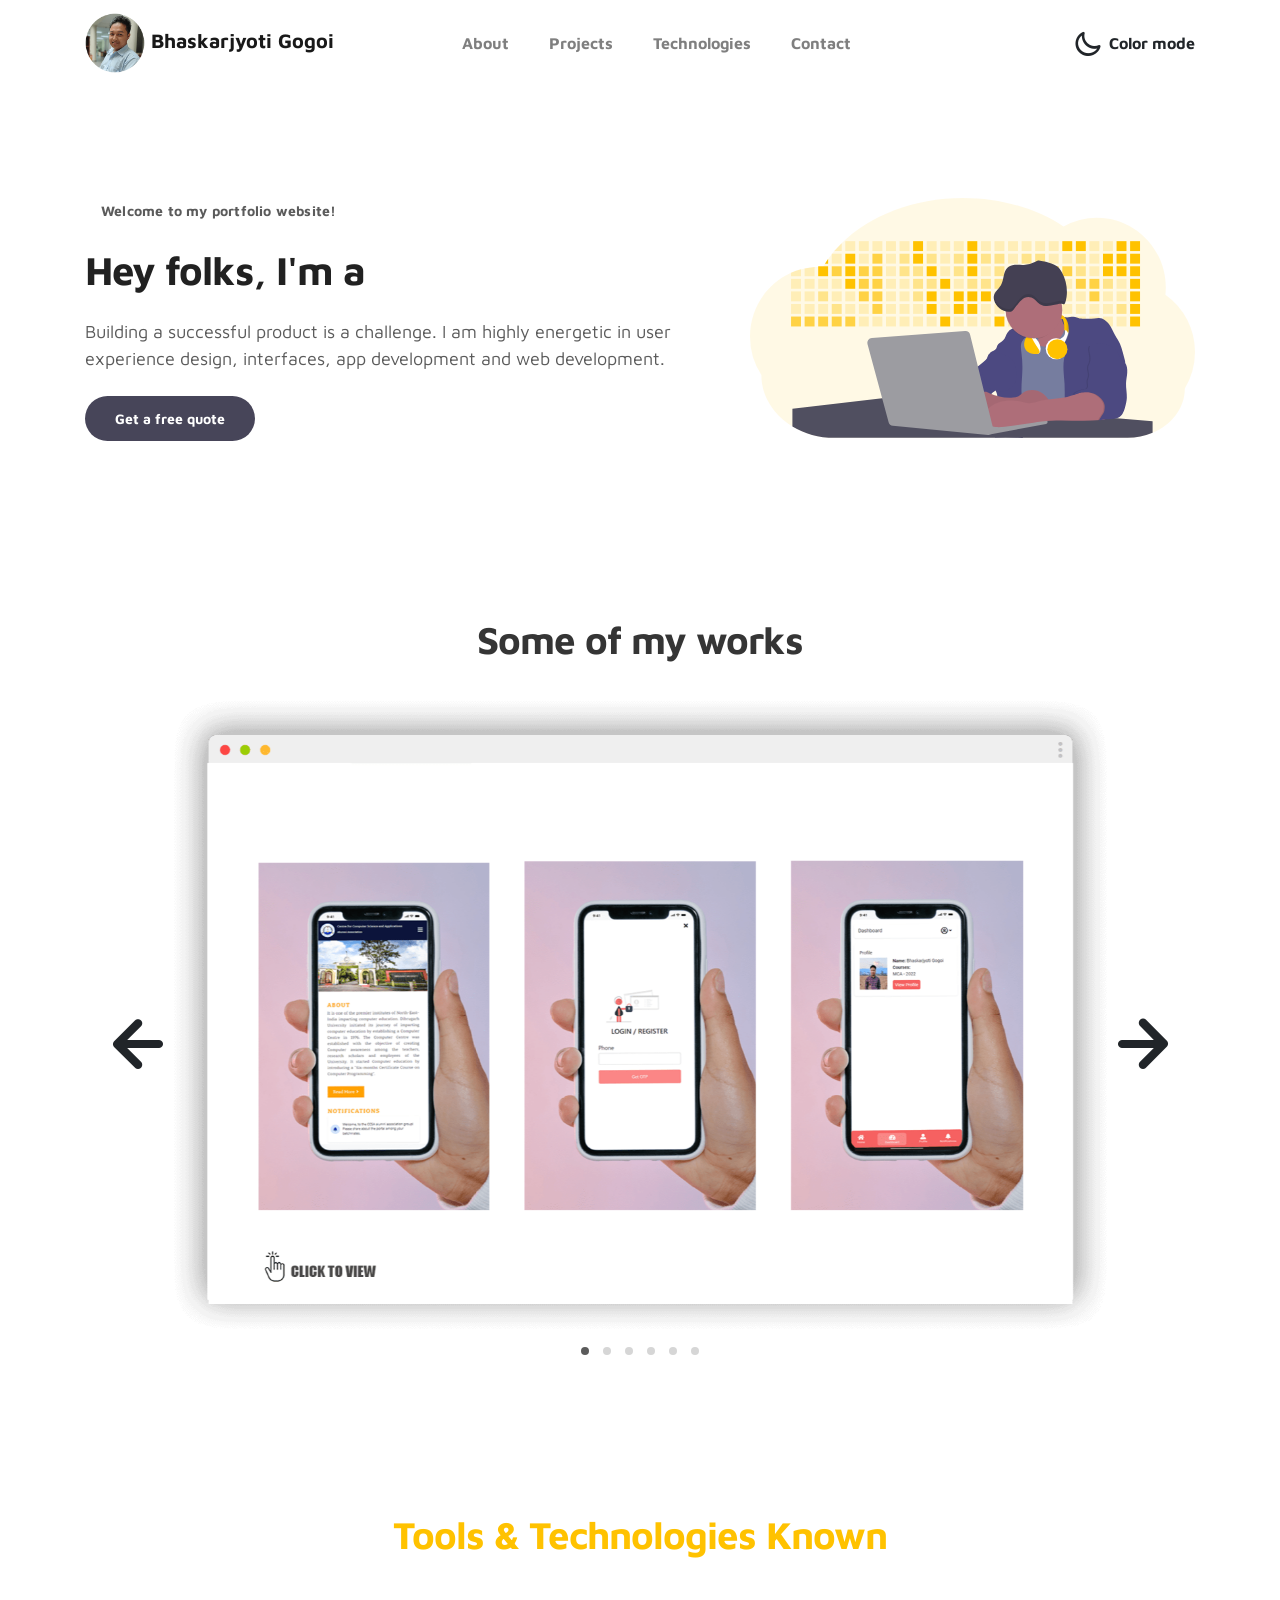
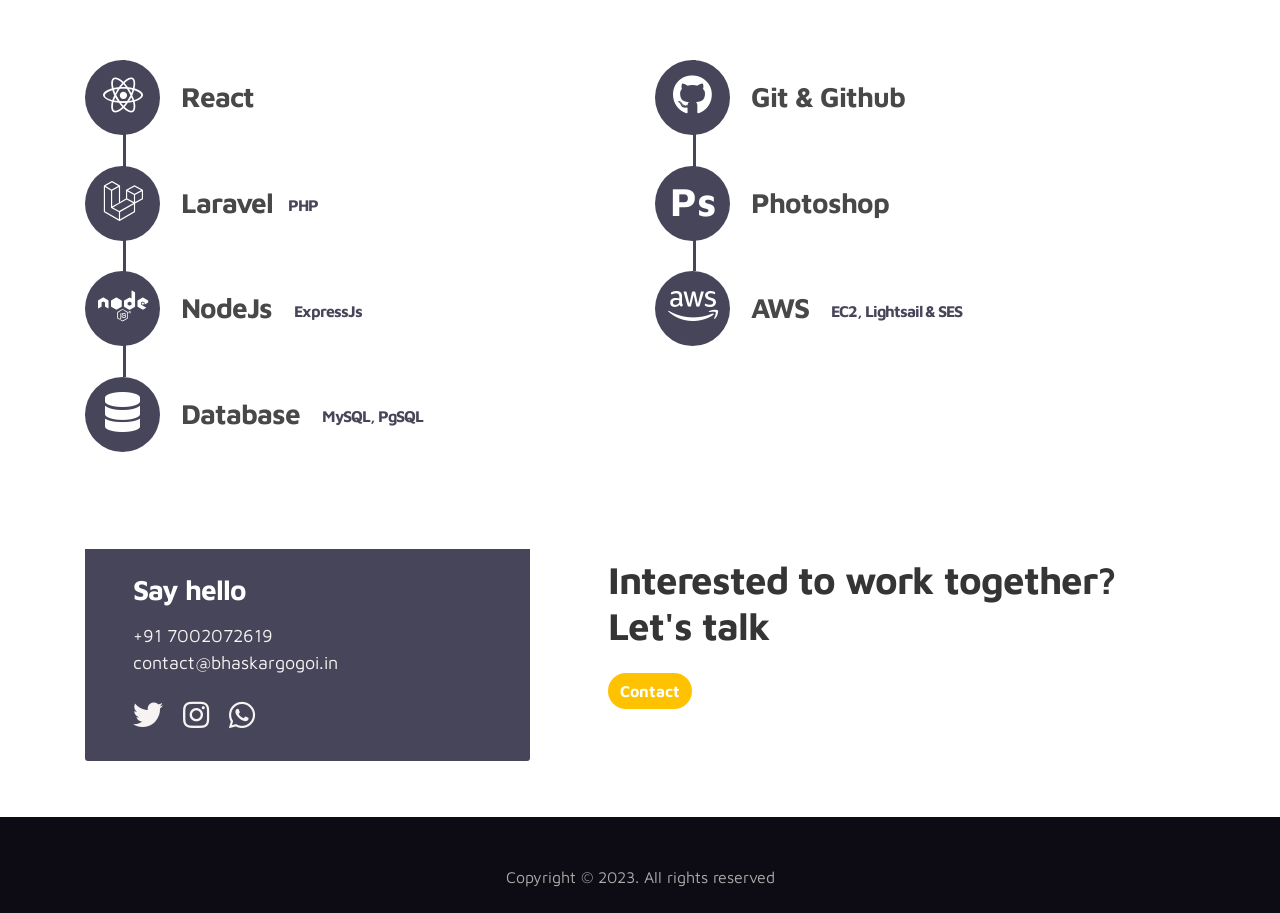
<file: index_old.html>
<!doctype html>
<html lang="en">

<head>
  <meta charset="utf-8">
  <meta name="viewport" content="width=device-width, initial-scale=1, shrink-to-fit=no">
  <meta name="description" content="Protfolio website of Bhaskarjyoti Gogoi">
  <meta name="author" content="Bhaskarjyoti Gogoi">
  <title>Bhaskarjyoti Gogoi - Portfolio</title>
  <link rel="icon" href="images/favicon.png">
  <link rel="stylesheet" href="css/bootstrap.min.css">
  <link rel="stylesheet" href="css/unicons.css">
  <link rel="stylesheet" href="css/owl.carousel.min.css">
  <link rel="stylesheet" href="css/owl.theme.default.min.css">
  <link rel="stylesheet" href="https://use.fontawesome.com/releases/v5.2.0/css/all.css"
    integrity="sha384-hWVjflwFxL6sNzntih27bfxkr27PmbbK/iSvJ+a4+0owXq79v+lsFkW54bOGbiDQ" crossorigin="anonymous">
  <!-- MAIN STYLE -->
  <link rel="stylesheet" href="css/tooplate-style.css">
  <script async src="https://pagead2.googlesyndication.com/pagead/js/adsbygoogle.js?client=ca-pub-3887227085577100"
    crossorigin="anonymous"></script>

</head>

<body>

  <!-- MENU -->
  <nav class="navbar navbar-expand-sm navbar-light">
    <div class="container">
      <a class="navbar-brand" href="index.html"><img src="images/favicon.png" alt=""> Bhaskarjyoti Gogoi</a>

      <button class="navbar-toggler" type="button" data-toggle="collapse" data-target="#navbarNav"
        aria-controls="navbarNav" aria-expanded="false" aria-label="Toggle navigation">
        <span class="navbar-toggler-icon"></span>
        <span class="navbar-toggler-icon"></span>
        <span class="navbar-toggler-icon"></span>
      </button>

      <div class="collapse navbar-collapse" id="navbarNav">
        <ul class="navbar-nav mx-auto">
          <li class="nav-item">
            <a href="#about" class="nav-link"><span data-hover="About">About</span></a>
          </li>
          <li class="nav-item">
            <a href="#project" class="nav-link"><span data-hover="Projects">Projects</span></a>
          </li>
          <li class="nav-item">
            <a href="#technologies" class="nav-link"><span data-hover="Technologies">Technologies</span></a>
          </li>
          <li class="nav-item">
            <a href="#contact" class="nav-link"><span data-hover="Contact">Contact</span></a>
          </li>
        </ul>

        <ul class="navbar-nav ml-lg-auto">
          <div class="ml-lg-4">
            <div class="color-mode d-lg-flex justify-content-center align-items-center">
              <i class="color-mode-icon"></i>
              Color mode
            </div>
          </div>
        </ul>
      </div>
    </div>
  </nav>

  <!-- ABOUT -->
  <section class="about full-screen d-lg-flex justify-content-center align-items-center" id="about">
    <div class="container">
      <div class="row">

        <div class="col-lg-7 col-md-12 col-12 d-flex align-items-center">
          <div class="about-text">
            <small class="small-text">Welcome to <span class="mobile-block">my portfolio website!</span></small>
            <h1 class="animated animated-text">
              <span class="mr-2">Hey folks, I'm a</span>
              <div class="animated-info">
                <span class="animated-item">App Developer</span>
                <span class="animated-item">Web Developer</span>
              </div>
            </h1>

            <p>Building a successful product is a challenge. I am highly energetic in user experience design,
              interfaces, app development and web development.</p>

            <div class="custom-btn-group mt-4">
              <a href="#contact" class="btn custom-btn custom-btn-bg custom-btn-link">Get a free quote</a>
            </div>
          </div>
        </div>

        <div class="col-lg-5 col-md-12 col-12">
          <div class="about-image svg">
            <img src="images/developer.svg" class="img-fluid" alt="svg image">
          </div>
        </div>

      </div>
    </div>
  </section>

  <!-- PROJECTS -->
  <section class="project py-5" id="project">
    <div class="container">

      <div class="row">
        <div class="col-lg-11 text-center mx-auto col-12">

          <div class="col-lg-8 mx-auto">
            <h2>Some of my works</h2>
          </div>

          <div class="owl-carousel owl-theme">
            <div class="item">
              <div class="project-info">
                <a href="https://ccsaalumni.in/" target="_blank">
                  <img src="images/project/alumni.png" class="img-fluid" alt="project image">
                </a>
              </div>
            </div>

            <div class="item">
              <div class="project-info">
                <a href="https://dujop.in/" target="_blank">
                  <img src="images/project/dujop.png" class="img-fluid" alt="project image">
                </a>
              </div>
            </div>

            <div class="item">
              <div class="project-info">
                <img src="images/project/eventx.png" class="img-fluid" alt="project image">
              </div>
            </div>

            <div class="item">
              <div class="project-info">
                <img src="images/project/duedu.png" class="img-fluid" alt="project image">
              </div>
            </div>

            <div class="item">
              <div class="project-info">
                <img src="images/project/project-image010.png" class="img-fluid" alt="project image">
              </div>
            </div>

            <div class="item">
              <div class="project-info">
                <img src="images/project/project-image020.png" class="img-fluid" alt="project image">
              </div>
            </div>
          </div>
        </div>
      </div>
    </div>
  </section>

  <!-- FEATURES -->
  <section class="resume py-5 d-lg-flex justify-content-center align-items-center" id="technologies">
    <div class="container">
      <center>
        <h2 style='color: #ffc200;'>Tools & Technologies Known</h2>
      </center><br><br><br>
      <div class="row">
        <div class="col-lg-6 col-12">
          <div class="timeline">
            <div class="timeline-wrapper">
              <div class="timeline-yr">
                <span><i class="fab fa-react"></i></span>
              </div>
              <div class="timeline-info">
                <h3><span>React</span></h3>
              </div>
            </div>

            <div class="timeline-wrapper">
              <div class="timeline-yr">
                <span><i class="fab fa-laravel"></i></span>
              </div>
              <div class="timeline-info">
                <h3><span>Laravel</span><small>PHP</small></h3>
              </div>
            </div>
            <div class="timeline-wrapper">
              <div class="timeline-yr">
                <span><i class="fab fa-node"></i></span>
              </div>
              <div class="timeline-info">
                <h3><span>NodeJs <small>ExpressJs</small></h3>
              </div>
            </div>

            <div class="timeline-wrapper">
              <div class="timeline-yr">
                <span><i class="fas fa-database"></i></span>
              </div>
              <div class="timeline-info">
                <h3><span>Database <small>MySQL, PgSQL</small></h3>
              </div>
            </div>
          </div>
        </div>
        <div class="col-lg-6 col-12">
          <div class="timeline">
            <div class="timeline-wrapper">
              <div class="timeline-yr">
                <span><i class="fab fa-github"></i></span>
              </div>
              <div class="timeline-info">
                <h3><span>Git & Github</span></h3>
              </div>
            </div>
            <div class="timeline-wrapper">
              <div class="timeline-yr">
                <span>Ps</span>
              </div>
              <div class="timeline-info">
                <h3><span>Photoshop</span></h3>
              </div>
            </div>

            <div class="timeline-wrapper">
              <div class="timeline-yr">
                <span><i class="fab fa-aws"></i></span>
              </div>
              <div class="timeline-info">
                <h3><span>AWS</span> <small>EC2, Lightsail & SES</small></h3>
              </div>
            </div>

          </div>
        </div>

      </div>
    </div>
  </section>

  <!-- CONTACT -->
  <section class="contact py-5" id="contact">
    <div class="container">
      <div class="row">

        <div class="col-lg-5 mr-lg-5 col-12">
          <!-- <div class="google-map w-100">
              <iframe src="https://www.google.com/maps/embed?pb=!1m18!1m12!1m3!1d12088.558402180099!2d-73.99373482142036!3d40.75895421922642!2m3!1f0!2f0!3f0!3m2!1i1024!2i768!4f13.1!3m3!1m2!1s0x89c25855b8fb3083%3A0xa0f9aef176042a5c!2sTheater+District%2C+New+York%2C+NY%2C+USA!5e0!3m2!1sen!2smm!4v1549875377188" width="400" height="300" frameborder="0" style="border:0" allowfullscreen></iframe>
            </div> -->

          <div class="contact-info  align-items-center py-4 px-lg-5">
            <div class="contact-info-item">
              <h3 class="mb-3 text-white">Say hello</h3>
              <p class="footer-text mb-0">+91 7002072619</p>
              <p><a href="mailto:bgogoi.mail@gmail.com">contact@bhaskargogoi.in</a></p>
            </div>
            <ul class="social-links">
              <li><a href="https://twitter.com/ibhaskargogoi" target="_blank"><i class="fab fa-twitter"></i></a></li>
              <li><a href="https://www.instagram.com/ibhaskargogoi/" target="_blank"><i
                    class="fab fa-instagram"></i></a></li>
              <li><a href="https://wa.me/+917002072619" target="_blank"><i class="fab fa-whatsapp"></i></a></li>
            </ul>
          </div>
        </div>

        <div class="col-lg-6 col-12">
          <div class="contact-form">
            <h2 class="mb-4">Interested to work together? Let's talk</h2>
            <a href="https://docs.google.com/forms/d/e/1FAIpQLSfvAorn7kG5aVWdjL7mKbOPdeYdzKf2yTSlzgUdtxO4e4_yiw/viewform"
              target="_blank">
              <button class="btn submit-btn">Contact</button>
            </a>
          </div>
        </div>

      </div>
    </div>
  </section>

  <!-- FOOTER -->
  <footer class="footer py-5">
    <div class="container">
      <div class="row">
        <div class="col-lg-12 col-12">
          <p class="copyright-text text-center">Copyright &copy; 2023. All rights reserved</p>
        </div>
      </div>
    </div>
  </footer>

  <script src="js/jquery-3.3.1.min.js"></script>
  <script src="js/popper.min.js"></script>
  <script src="js/bootstrap.min.js"></script>
  <script src="js/Headroom.js"></script>
  <script src="js/jQuery.headroom.js"></script>
  <script src="js/owl.carousel.min.js"></script>
  <script src="js/smoothscroll.js"></script>
  <script src="js/custom.js"></script>

</body>

</html>
</file>
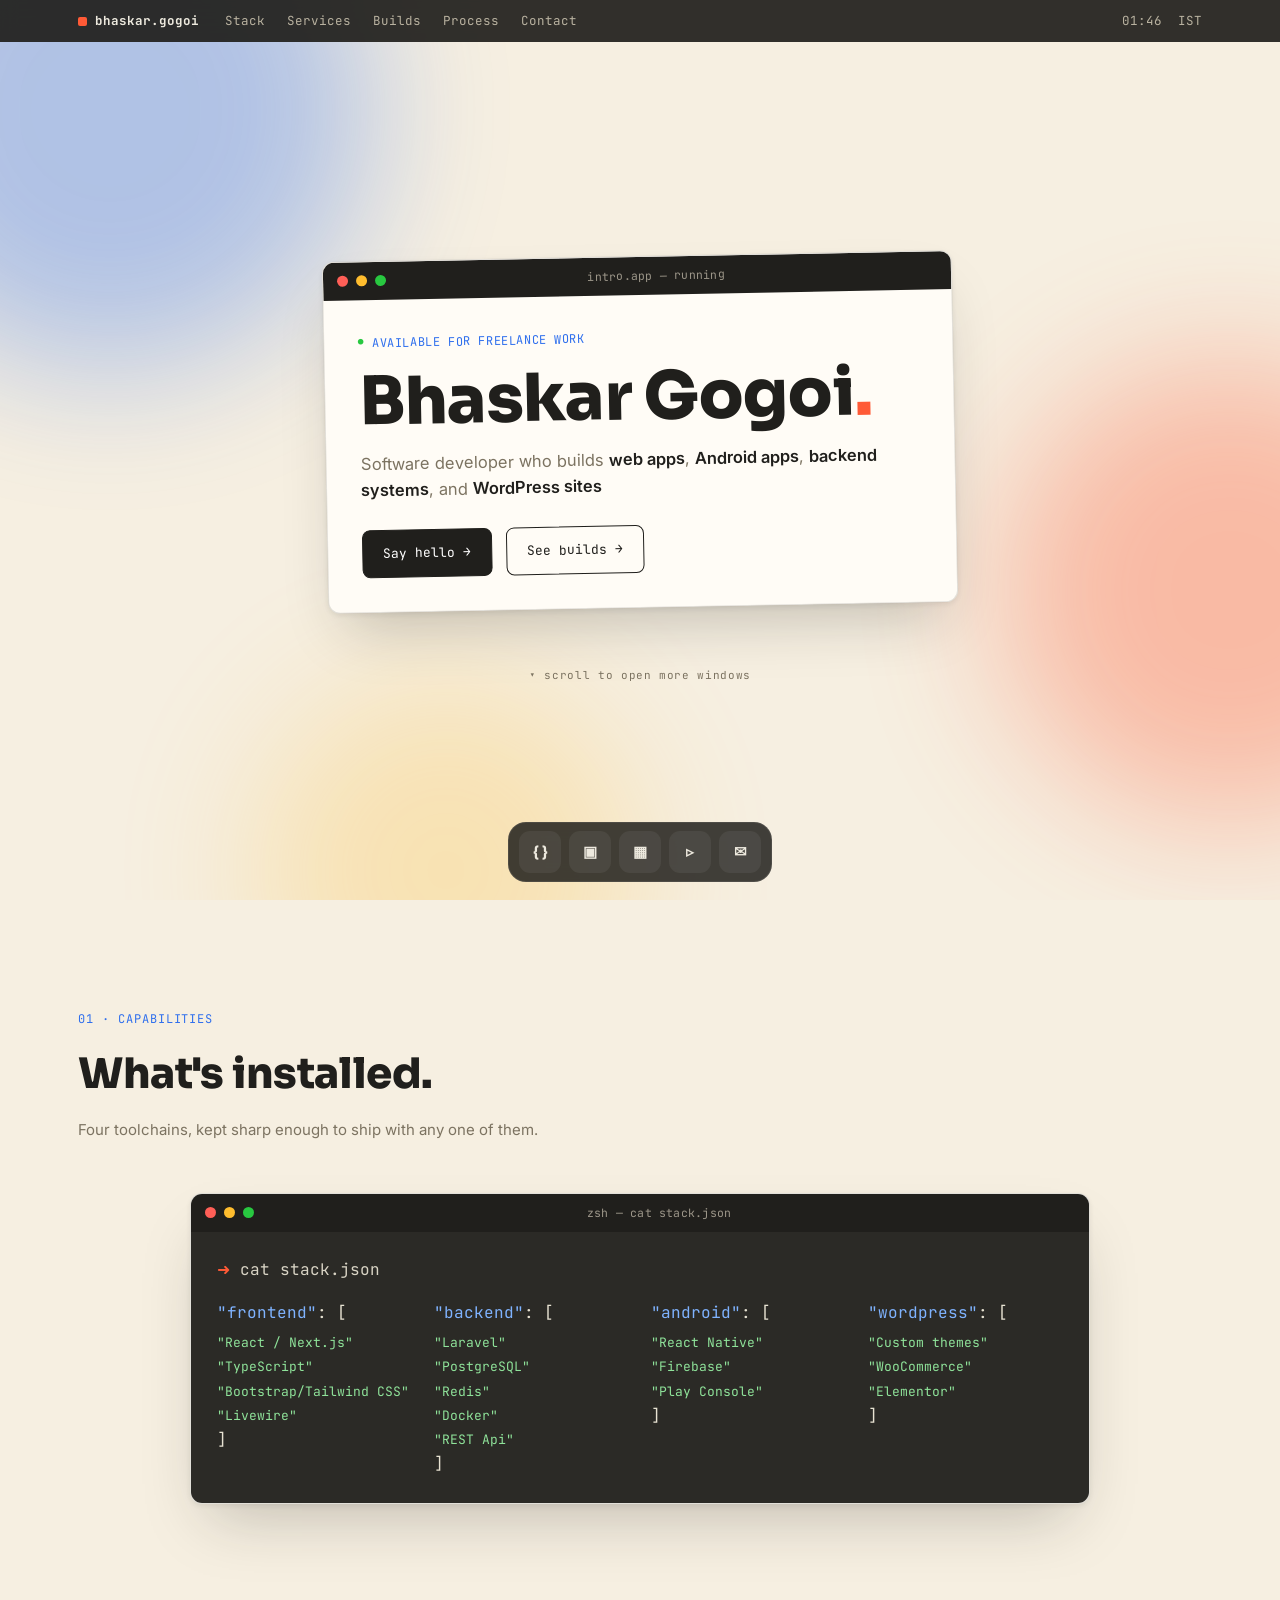
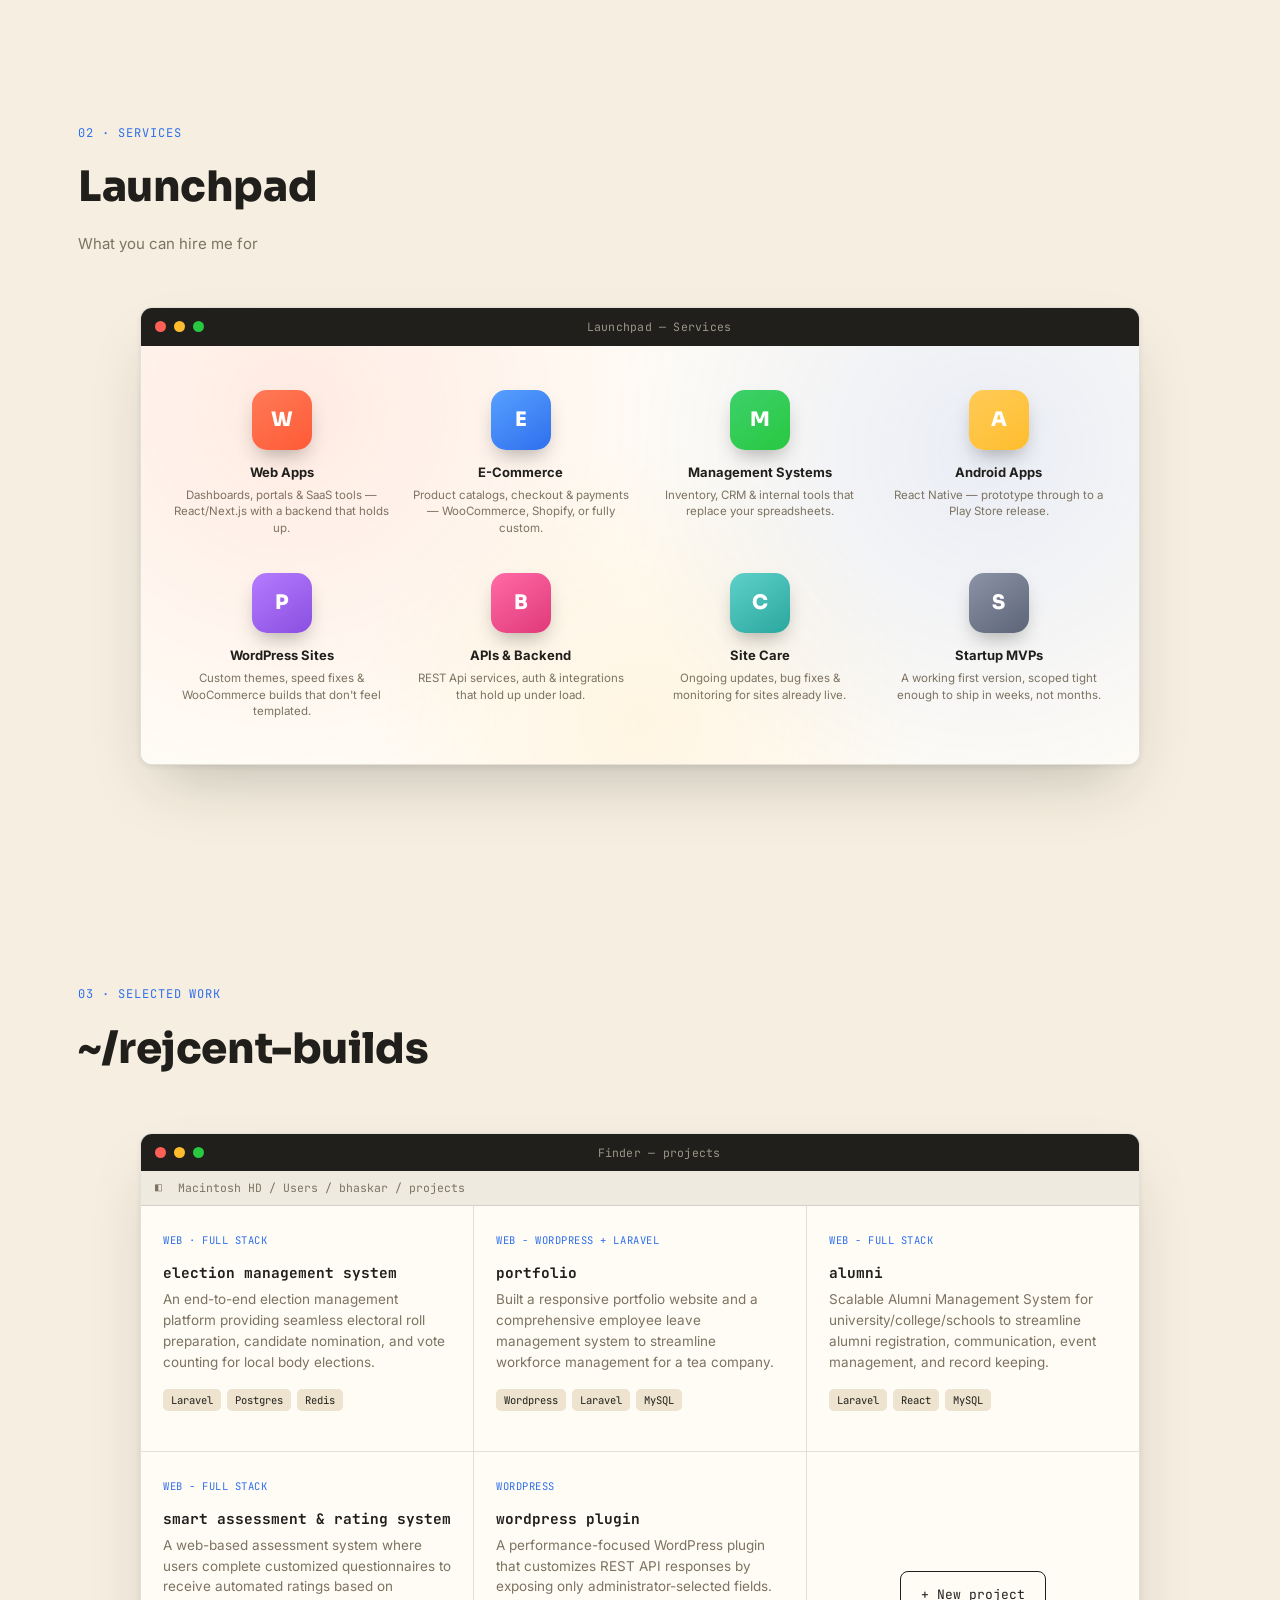
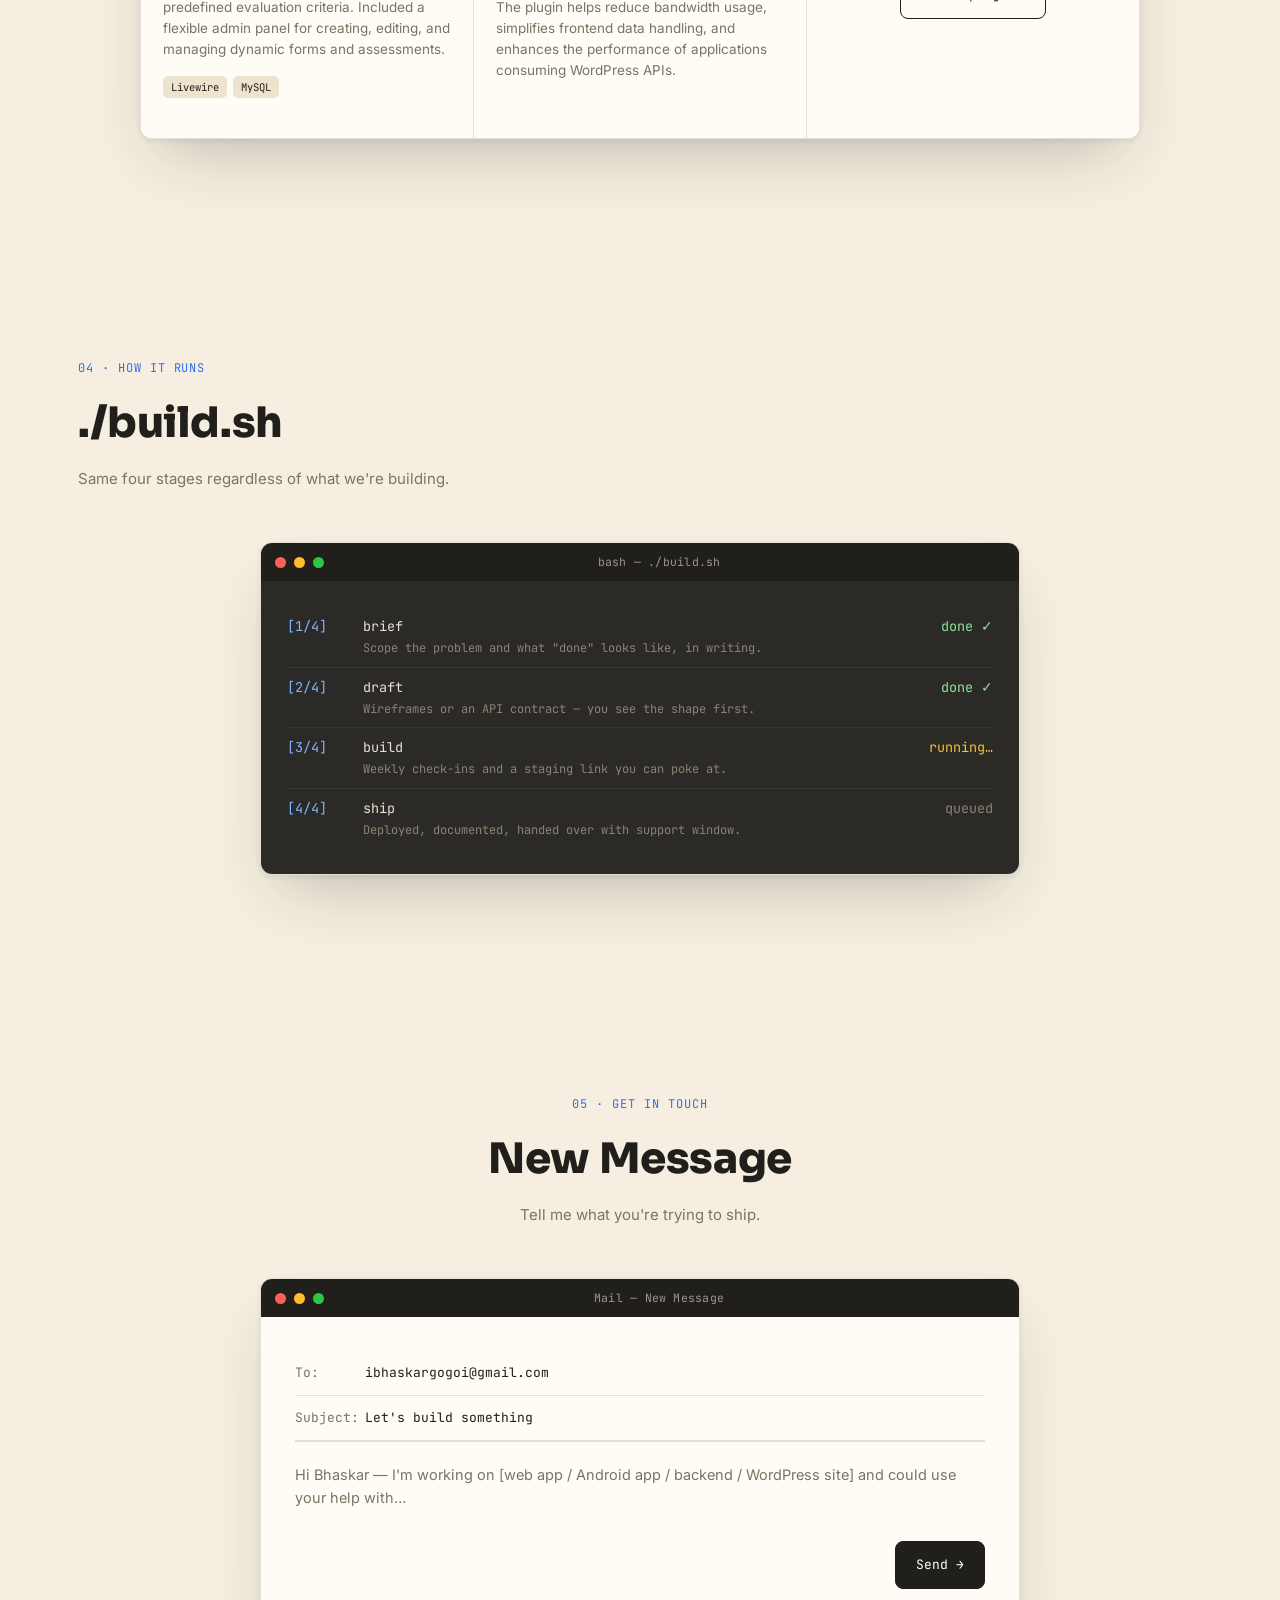
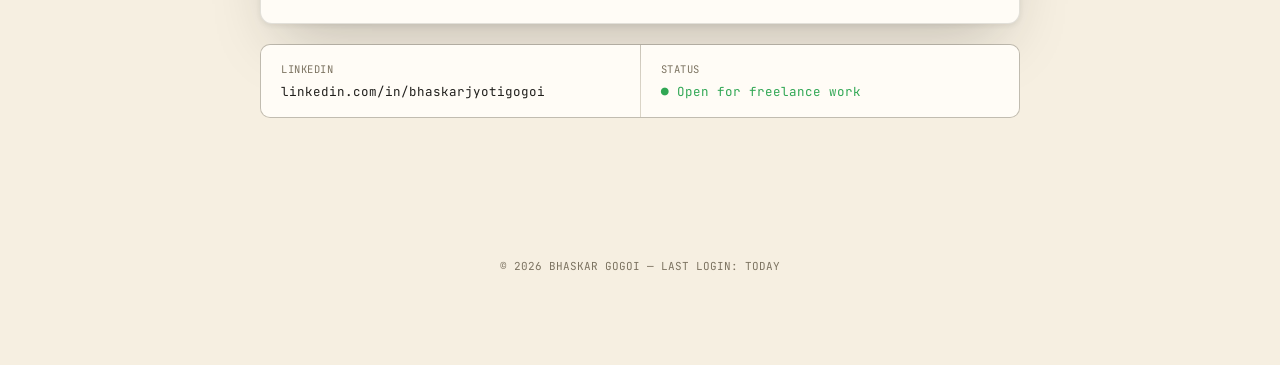
<file: index_old_2.html>
<!DOCTYPE html>
<html lang="en">

<head>
  <meta charset="UTF-8">
  <meta name="viewport" content="width=device-width, initial-scale=1.0">
  <title>Bhaskar Gogoi — Software Developer</title>
  <link rel="preconnect" href="https://fonts.googleapis.com">
  <link
    href="https://fonts.googleapis.com/css2?family=Sora:wght@400;600;700;800&family=Inter:wght@400;500;600&family=JetBrains+Mono:wght@400;500;600;700&display=swap"
    rel="stylesheet">
  <style>
    :root {
      --bg: #F6EFE1;
      --bg-2: #EDE3CE;
      --paper: #FFFCF6;
      --chrome: #201F1C;
      --chrome-soft: #2B2A26;
      --text: #201F1C;
      --text-dim: #7C7361;
      --accent: #FF5A36;
      --accent-2: #2F6FED;
      --green: #28C840;
      --yellow: #FFBD2E;
      --red: #FF5F57;
      --line: rgba(32, 31, 28, 0.13);
    }

    * {
      margin: 0;
      padding: 0;
      box-sizing: border-box;
    }

    html {
      scroll-behavior: smooth;
    }

    body {
      background: var(--bg);
      color: var(--text);
      font-family: 'Inter', sans-serif;
      line-height: 1.55;
      overflow-x: hidden;
      position: relative;
    }

    a {
      color: inherit;
      text-decoration: none;
    }

    .mono {
      font-family: 'JetBrains Mono', monospace;
    }

    .display {
      font-family: 'Sora', sans-serif;
    }

    ::selection {
      background: var(--accent);
      color: #fff;
    }

    a:focus-visible,
    button:focus-visible {
      outline: 2px solid var(--accent-2);
      outline-offset: 3px;
    }

    @media (prefers-reduced-motion: reduce) {
      * {
        animation-duration: 0.01ms !important;
        transition-duration: 0.01ms !important;
      }
    }

    /* wallpaper blobs */
    .wallpaper {
      position: fixed;
      inset: 0;
      z-index: 0;
      overflow: hidden;
      pointer-events: none;
    }

    .blob {
      position: absolute;
      border-radius: 50%;
      filter: blur(70px);
      opacity: 0.35;
    }

    .blob.b1 {
      width: 520px;
      height: 520px;
      background: var(--accent-2);
      top: -150px;
      left: -150px;
    }

    .blob.b2 {
      width: 460px;
      height: 460px;
      background: var(--accent);
      top: 40%;
      right: -180px;
    }

    .blob.b3 {
      width: 380px;
      height: 380px;
      background: var(--yellow);
      bottom: -160px;
      left: 20%;
      opacity: 0.25;
    }

    .wrap {
      max-width: 1180px;
      margin: 0 auto;
      padding: 0 28px;
      position: relative;
      z-index: 1;
    }

    /* ---------- fake macOS menu bar ---------- */
    .menubar {
      position: fixed;
      top: 0;
      left: 0;
      right: 0;
      z-index: 200;
      background: rgba(32, 31, 28, 0.92);
      backdrop-filter: blur(8px);
      color: #EDE9DE;
    }

    .menubar-inner {
      max-width: 1180px;
      margin: 0 auto;
      padding: 0 28px;
      display: flex;
      align-items: center;
      height: 42px;
      font-family: 'JetBrains Mono', monospace;
      font-size: 12.5px;
    }

    .menubar .brandmark {
      display: flex;
      align-items: center;
      gap: 8px;
      margin-right: 26px;
      font-weight: 700;
    }

    .menubar .brandmark .sq {
      width: 9px;
      height: 9px;
      background: var(--accent);
      border-radius: 2px;
    }

    .menu-items {
      display: flex;
      gap: 22px;
      flex: 1;
    }

    .menu-items a {
      color: #B9B2A0;
      transition: color .15s;
    }

    .menu-items a:hover {
      color: #fff;
    }

    .menubar-right {
      display: flex;
      align-items: center;
      gap: 16px;
      color: #B9B2A0;
    }

    @media(max-width:720px) {
      .menu-items {
        display: none;
      }
    }

    /* ---------- desktop hero ---------- */
    .desktop {
      padding-top: 110px;
      padding-bottom: 70px;
      min-height: 100vh;
      display: flex;
      flex-direction: column;
      justify-content: center;
    }

    .window {
      background: var(--paper);
      border-radius: 12px;
      border: 1px solid var(--line);
      box-shadow: 0 30px 60px -20px rgba(32, 31, 28, 0.25), 0 2px 6px rgba(32, 31, 28, 0.08);
      overflow: hidden;
      transition: transform .35s ease, box-shadow .35s ease;
    }

    .window.tilt-l {
      transform: rotate(-1.1deg);
    }

    .window.tilt-r {
      transform: rotate(0.9deg);
    }

    .window.tilt-l:hover,
    .window.tilt-r:hover {
      transform: rotate(0deg) translateY(-3px);
      box-shadow: 0 40px 70px -20px rgba(32, 31, 28, 0.3);
    }

    .winbar {
      background: var(--chrome);
      padding: 10px 14px;
      display: flex;
      align-items: center;
      gap: 8px;
    }

    .winbar .dot {
      width: 11px;
      height: 11px;
      border-radius: 50%;
    }

    .winbar .dot.r {
      background: var(--red);
    }

    .winbar .dot.y {
      background: var(--yellow);
    }

    .winbar .dot.g {
      background: var(--green);
    }

    .winbar .wtitle {
      margin: 0 auto;
      color: #9C9689;
      font-size: 11.5px;
      font-family: 'JetBrains Mono', monospace;
      letter-spacing: 0.02em;
    }

    .winbar .spacer {
      width: 11px;
    }

    .win-body {
      padding: 34px;
    }

    .win-body.dark {
      background: var(--chrome-soft);
      color: #D8D3C4;
      padding: 26px;
    }

    /* hero window content */
    .hero-window {
      max-width: 760px;
      margin: 0 auto 26px;
    }

    .eyebrow {
      font-family: 'JetBrains Mono', monospace;
      font-size: 12px;
      color: var(--accent-2);
      letter-spacing: 0.05em;
      margin-bottom: 16px;
      display: flex;
      align-items: center;
      gap: 8px;
    }

    .eyebrow::before {
      content: '●';
      color: var(--green);
      font-size: 9px;
    }

    h1.name {
      font-size: clamp(38px, 6vw, 66px);
      font-weight: 800;
      line-height: 1.03;
      margin-bottom: 16px;
      letter-spacing: -0.01em;
    }

    h1.name .accentword {
      color: var(--accent);
    }

    .role-line {
      color: var(--text-dim);
      font-size: 16.5px;
      max-width: 560px;
      margin-bottom: 26px;
    }

    .role-line b {
      color: var(--text);
      font-weight: 600;
    }

    .cta-row {
      display: flex;
      gap: 14px;
      flex-wrap: wrap;
    }

    .btn {
      font-family: 'JetBrains Mono', monospace;
      font-size: 13px;
      padding: 13px 20px;
      border-radius: 8px;
      border: 1.5px solid var(--chrome);
      display: inline-flex;
      align-items: center;
      gap: 8px;
      transition: all .18s;
      cursor: pointer;
      background: transparent;
      color: var(--text);
    }

    .btn.solid {
      background: var(--chrome);
      color: #fff;
    }

    .btn.solid:hover {
      background: var(--accent);
      border-color: var(--accent);
    }

    .btn.ghost:hover {
      border-color: var(--accent-2);
      color: var(--accent-2);
    }

    .btn .arrow {
      transition: transform .18s;
    }

    .btn:hover .arrow {
      transform: translateX(3px);
    }

    /* terminal skills preview under hero */
    .term-mini {
      max-width: 760px;
      margin: 0 auto;
    }

    .term-line {
      display: flex;
      gap: 10px;
    }

    .term-prompt {
      color: var(--accent);
    }

    .term-line .out {
      color: #8FE39A;
    }

    .term-line .key {
      color: #7FB3FF;
    }

    .scroll-cue {
      text-align: center;
      margin-top: 34px;
      font-family: 'JetBrains Mono', monospace;
      font-size: 11px;
      color: var(--text-dim);
      letter-spacing: 0.06em;
    }

    /* ---------- sections ---------- */
    section {
      padding: 110px 0;
    }

    .sec-head {
      margin-bottom: 52px;
    }

    .sec-code {
      font-family: 'JetBrains Mono', monospace;
      font-size: 12px;
      color: var(--accent-2);
      letter-spacing: 0.08em;
      display: block;
      margin-bottom: 12px;
    }

    .sec-title {
      font-family: 'Sora', sans-serif;
      font-weight: 800;
      font-size: clamp(28px, 4vw, 42px);
      letter-spacing: -0.01em;
    }

    .sec-sub {
      color: var(--text-dim);
      max-width: 520px;
      margin-top: 12px;
      font-size: 15px;
    }

    .reveal {
      opacity: 0;
      transform: translateY(16px);
      transition: opacity .55s ease, transform .55s ease;
    }

    .reveal.in {
      opacity: 1;
      transform: translateY(0);
    }

    /* stack terminal window (full) */
    .stack-window {
      max-width: 900px;
      margin: 0 auto;
    }

    .stack-grid {
      display: grid;
      grid-template-columns: repeat(4, 1fr);
      gap: 22px;
    }

    @media(max-width:820px) {
      .stack-grid {
        grid-template-columns: repeat(2, 1fr);
      }
    }

    @media(max-width:480px) {
      .stack-grid {
        grid-template-columns: 1fr;
      }
    }

    .stack-block .k {
      color: #7FB3FF;
    }

    .stack-block .b {
      color: #E7E2D2;
    }

    .stack-block ul {
      list-style: none;
      margin-top: 6px;
    }

    .stack-block li {
      color: #8FE39A;
      font-size: 13px;
      padding: 2px 0;
    }

    .stack-block li::before {
      content: '"';
      color: #8FE39A;
    }

    .stack-block li::after {
      content: '"';
      color: #8FE39A;
    }

    /* launchpad / services window */
    .launchpad {
      max-width: 1000px;
      margin: 0 auto;
    }

    .win-body.launchpad-bg {
      background:
        radial-gradient(circle at 15% 15%, rgba(255, 90, 54, 0.10), transparent 42%),
        radial-gradient(circle at 85% 25%, rgba(47, 111, 237, 0.10), transparent 42%),
        radial-gradient(circle at 50% 90%, rgba(255, 189, 46, 0.10), transparent 45%),
        var(--paper);
      padding: 44px 30px;
    }

    .launchpad-grid {
      display: grid;
      grid-template-columns: repeat(4, 1fr);
      gap: 36px 18px;
    }

    @media(max-width:760px) {
      .launchpad-grid {
        grid-template-columns: repeat(3, 1fr);
        gap: 28px 12px;
      }
    }

    @media(max-width:480px) {
      .launchpad-grid {
        grid-template-columns: repeat(2, 1fr);
      }
    }

    .launch-item {
      text-align: center;
    }

    .app-icon {
      width: 60px;
      height: 60px;
      border-radius: 15px;
      margin: 0 auto 12px;
      display: flex;
      align-items: center;
      justify-content: center;
      font-family: 'Sora', sans-serif;
      font-weight: 800;
      font-size: 20px;
      color: #fff;
      box-shadow: 0 10px 20px -6px rgba(32, 31, 28, 0.35);
      transition: transform .18s ease;
    }

    .launch-item:hover .app-icon {
      transform: translateY(-4px) scale(1.06);
    }

    .launch-item .lname {
      font-weight: 700;
      font-size: 13px;
      margin-bottom: 5px;
    }

    .launch-item .ldesc {
      font-size: 11.5px;
      color: var(--text-dim);
      line-height: 1.45;
    }

    /* finder / projects window */
    .finder {
      max-width: 1000px;
      margin: 0 auto;
    }

    .finder-toolbar {
      background: #EFEAE0;
      padding: 8px 14px;
      display: flex;
      align-items: center;
      gap: 10px;
      border-bottom: 1px solid var(--line);
      font-family: 'JetBrains Mono', monospace;
      font-size: 11.5px;
      color: var(--text-dim);
    }

    .finder-toolbar .path {
      margin-left: 6px;
    }

    .files {
      display: grid;
      grid-template-columns: repeat(3, 1fr);
      gap: 1px;
      background: var(--line);
    }

    @media(max-width:820px) {
      .files {
        grid-template-columns: repeat(2, 1fr);
      }
    }

    @media(max-width:520px) {
      .files {
        grid-template-columns: 1fr;
      }
    }

    .file {
      background: var(--paper);
      padding: 26px 22px;
      transition: background .2s;
      position: relative;
    }

    .file:hover {
      background: #FBF6EA;
    }

    .file .fname {
      font-family: 'JetBrains Mono', monospace;
      font-weight: 700;
      font-size: 14.5px;
      margin-bottom: 4px;
    }

    .file .fname .ext {
      color: var(--accent);
    }

    .file .fcat {
      font-family: 'JetBrains Mono', monospace;
      font-size: 10.5px;
      color: var(--accent-2);
      letter-spacing: 0.05em;
      margin-bottom: 14px;
      display: block;
    }

    .file p {
      font-size: 13.5px;
      color: var(--text-dim);
      margin-bottom: 16px;
    }

    .file .ftags {
      display: flex;
      gap: 6px;
      flex-wrap: wrap;
      margin-bottom: 14px;
    }

    .file .tag {
      font-family: 'JetBrains Mono', monospace;
      font-size: 10.5px;
      background: var(--bg-2);
      padding: 3px 8px;
      border-radius: 5px;
      color: var(--text);
    }

    .file .fmeta {
      display: flex;
      justify-content: space-between;
      align-items: center;
      font-family: 'JetBrains Mono', monospace;
      font-size: 11px;
      color: var(--text-dim);
      border-top: 1px dashed var(--line);
      padding-top: 12px;
    }

    .file .fmeta a {
      color: var(--accent);
    }

    /* process script window */
    .script-window {
      max-width: 760px;
      margin: 0 auto;
    }

    .script-line {
      display: flex;
      gap: 12px;
      padding: 9px 0;
      font-size: 13.5px;
      align-items: baseline;
      border-bottom: 1px solid rgba(255, 255, 255, 0.06);
    }

    .script-line:last-child {
      border-bottom: none;
    }

    .script-tag {
      color: #7FB3FF;
      width: 64px;
      flex-shrink: 0;
    }

    .script-name {
      color: #E7E2D2;
      flex: 1;
    }

    .script-status {
      color: #8FE39A;
    }

    .script-status.running {
      color: var(--yellow);
    }

    .script-status.queued {
      color: #8A8474;
    }

    .script-desc {
      color: #8A8474;
      font-size: 12px;
      display: block;
      margin-top: 2px;
    }

    /* contact mail window */
    .mail-window {
      max-width: 760px;
      margin: 0 auto;
    }

    .mail-fields {
      border-bottom: 1px solid var(--line);
    }

    .mail-field {
      display: flex;
      padding: 12px 0;
      border-bottom: 1px solid var(--line);
      font-family: 'JetBrains Mono', monospace;
      font-size: 13px;
    }

    .mail-field .flabel {
      width: 70px;
      color: var(--text-dim);
      flex-shrink: 0;
    }

    .mail-field .fval {
      color: var(--text);
    }

    .mail-body-text {
      padding: 22px 0;
      color: var(--text-dim);
      font-size: 14.5px;
    }

    .mail-send {
      display: flex;
      justify-content: flex-end;
      padding-top: 10px;
    }

    .contact-rows {
      max-width: 760px;
      margin: 20px auto 0;
      display: grid;
      grid-template-columns: repeat(2, 1fr);
      gap: 1px;
      background: var(--line);
      border: 1px solid var(--line);
      border-radius: 10px;
      overflow: hidden;
    }

    @media(max-width:600px) {
      .contact-rows {
        grid-template-columns: 1fr;
      }
    }

    .crow {
      background: var(--paper);
      padding: 16px 20px;
      font-family: 'JetBrains Mono', monospace;
      font-size: 12.5px;
    }

    .crow .clabel {
      color: var(--text-dim);
      display: block;
      margin-bottom: 4px;
      font-size: 10.5px;
      letter-spacing: 0.05em;
    }

    .crow a:hover {
      color: var(--accent);
    }

    /* dock */
    .dock {
      position: fixed;
      bottom: 18px;
      left: 50%;
      transform: translateX(-50%);
      z-index: 200;
      background: rgba(32, 31, 28, 0.85);
      backdrop-filter: blur(10px);
      border-radius: 18px;
      padding: 8px 10px;
      display: flex;
      gap: 8px;
      border: 1px solid rgba(255, 255, 255, 0.08);
    }

    .dock a {
      width: 42px;
      height: 42px;
      border-radius: 11px;
      background: rgba(255, 255, 255, 0.06);
      display: flex;
      align-items: center;
      justify-content: center;
      color: #EDE9DE;
      font-family: 'Sora', sans-serif;
      font-weight: 700;
      font-size: 15px;
      transition: transform .18s ease, background .18s ease;
    }

    .dock a:hover {
      transform: translateY(-6px) scale(1.08);
      background: var(--accent);
      color: #fff;
    }

    @media(max-width:600px) {
      .dock a {
        width: 36px;
        height: 36px;
        font-size: 12px;
      }
    }

    footer {
      padding: 30px 0 90px;
      text-align: center;
      font-family: 'JetBrains Mono', monospace;
      font-size: 11px;
      color: var(--text-dim);
    }
  </style>
</head>

<body>

  <div class="wallpaper">
    <div class="blob b1"></div>
    <div class="blob b2"></div>
    <div class="blob b3"></div>
  </div>

  <div class="menubar">
    <div class="menubar-inner">
      <div class="brandmark"><span class="sq"></span>bhaskar.gogoi</div>
      <div class="menu-items">
        <a href="#stack">Stack</a>
        <a href="#services">Services</a>
        <a href="#builds">Builds</a>
        <a href="#process">Process</a>
        <a href="#contact">Contact</a>
      </div>
      <div class="menubar-right">
        <span id="clock">00:00</span>
        <span>IST</span>
      </div>
    </div>
  </div>

  <main class="wrap">

    <div class="desktop">
      <div class="window tilt-l hero-window">
        <div class="winbar">
          <span class="dot r"></span><span class="dot y"></span><span class="dot g"></span>
          <span class="wtitle">intro.app — running</span>
          <span class="spacer"></span>
        </div>
        <div class="win-body">
          <div class="eyebrow">AVAILABLE FOR FREELANCE WORK</div>
          <h1 class="name display">Bhaskar Gogoi<span class="accentword">.</span></h1>
          <p class="role-line">Software developer who builds <b>web apps</b>, <b>Android apps</b>, <b>backend
              systems</b>, and <b>WordPress sites</b> </p>
          <div class="cta-row">
            <a href="#contact" class="btn solid">Say hello <span class="arrow">→</span></a>
            <a href="#builds" class="btn ghost">See builds <span class="arrow">→</span></a>
          </div>
        </div>
      </div>

      <div class="scroll-cue">▾ scroll to open more windows</div>
    </div>

    <!-- STACK -->
    <section id="stack">
      <div class="sec-head reveal">
        <span class="sec-code">01 · CAPABILITIES</span>
        <h2 class="sec-title display">What's installed.</h2>
        <p class="sec-sub">Four toolchains, kept sharp enough to ship with any one of them.</p>
      </div>

      <div class="window stack-window reveal">
        <div class="winbar">
          <span class="dot r"></span><span class="dot y"></span><span class="dot g"></span>
          <span class="wtitle">zsh — cat stack.json</span>
          <span class="spacer"></span>
        </div>
        <div class="win-body dark mono">
          <div class="term-line" style="margin-bottom:18px;"><span class="term-prompt">➜</span><span> cat
              stack.json</span></div>
          <div class="stack-grid">
            <div class="stack-block">
              <div><span class="k">"frontend"</span><span class="b">: [</span></div>
              <ul>
                <li>React / Next.js</li>
                <li>TypeScript</li>
                <li>Bootstrap/Tailwind CSS</li>
                <li>Livewire</li>
              </ul>
              <div class="b">]</div>
            </div>
            <div class="stack-block">
              <div><span class="k">"backend"</span><span class="b">: [</span></div>
              <ul>
                <li>Laravel</li>
                <li>PostgreSQL</li>
                <li>Redis</li>
                <li>Docker</li>
                <li>REST Api</li>
              </ul>
              <div class="b">]</div>
            </div>
            <div class="stack-block">
              <div><span class="k">"android"</span><span class="b">: [</span></div>
              <ul>
                <li>React Native</li>
                <li>Firebase</li>
                <li>Play Console</li>
              </ul>
              <div class="b">]</div>
            </div>
            <div class="stack-block">
              <div><span class="k">"wordpress"</span><span class="b">: [</span></div>
              <ul>
                <li>Custom themes</li>
                <li>WooCommerce</li>
                <li>Elementor</li>
              </ul>
              <div class="b">]</div>
            </div>
          </div>
        </div>
      </div>
    </section>

    <!-- SERVICES -->
    <section id="services">
      <div class="sec-head reveal">
        <span class="sec-code">02 · SERVICES</span>
        <h2 class="sec-title display">Launchpad</h2>
        <p class="sec-sub">What you can hire me for </p>
      </div>

      <div class="window launchpad reveal">
        <div class="winbar">
          <span class="dot r"></span><span class="dot y"></span><span class="dot g"></span>
          <span class="wtitle">Launchpad — Services</span>
          <span class="spacer"></span>
        </div>
        <div class="win-body launchpad-bg">
          <div class="launchpad-grid">
            <div class="launch-item">
              <div class="app-icon" style="background:linear-gradient(145deg,#FF7A57,#FF5A36);">W</div>
              <div class="lname">Web Apps</div>
              <div class="ldesc">Dashboards, portals &amp; SaaS tools — React/Next.js with a backend that holds up.
              </div>
            </div>
            <div class="launch-item">
              <div class="app-icon" style="background:linear-gradient(145deg,#57A0FF,#2F6FED);">E</div>
              <div class="lname">E-Commerce</div>
              <div class="ldesc">Product catalogs, checkout &amp; payments — WooCommerce, Shopify, or fully custom.
              </div>
            </div>
            <div class="launch-item">
              <div class="app-icon" style="background:linear-gradient(145deg,#3DD16B,#28C840);">M</div>
              <div class="lname">Management Systems</div>
              <div class="ldesc">Inventory, CRM &amp; internal tools that replace your spreadsheets.</div>
            </div>
            <div class="launch-item">
              <div class="app-icon" style="background:linear-gradient(145deg,#FFCB57,#FFBD2E);">A</div>
              <div class="lname">Android Apps</div>
              <div class="ldesc">React Native — prototype through to a Play Store release.</div>
            </div>
            <div class="launch-item">
              <div class="app-icon" style="background:linear-gradient(145deg,#B47CFF,#8A4FE0);">P</div>
              <div class="lname">WordPress Sites</div>
              <div class="ldesc">Custom themes, speed fixes &amp; WooCommerce builds that don't feel templated.</div>
            </div>
            <div class="launch-item">
              <div class="app-icon" style="background:linear-gradient(145deg,#FF6BA6,#E0397A);">B</div>
              <div class="lname">APIs &amp; Backend</div>
              <div class="ldesc">REST Api services, auth &amp; integrations that hold up under load.</div>
            </div>
            <div class="launch-item">
              <div class="app-icon" style="background:linear-gradient(145deg,#5FD1C9,#2AA79E);">C</div>
              <div class="lname">Site Care</div>
              <div class="ldesc">Ongoing updates, bug fixes &amp; monitoring for sites already live.</div>
            </div>
            <div class="launch-item">
              <div class="app-icon" style="background:linear-gradient(145deg,#8C93A6,#5C6478);">S</div>
              <div class="lname">Startup MVPs</div>
              <div class="ldesc">A working first version, scoped tight enough to ship in weeks, not months.</div>
            </div>
          </div>
        </div>
      </div>
    </section>

    <!-- BUILDS -->
    <section id="builds">
      <div class="sec-head reveal">
        <span class="sec-code">03 · SELECTED WORK</span>
        <h2 class="sec-title display">~/rejcent-builds</h2>
        <!-- <p class="sec-sub">Five recent builds. File extension tells you which toolchain shipped it.</p> -->
      </div>

      <div class="window finder reveal">
        <div class="winbar">
          <span class="dot r"></span><span class="dot y"></span><span class="dot g"></span>
          <span class="wtitle">Finder — projects</span>
          <span class="spacer"></span>
        </div>
        <div class="finder-toolbar">
          <span>◧</span><span class="path">Macintosh HD / Users / bhaskar / projects</span>
        </div>
        <div class="files">
          <div class="file">
            <span class="fcat">WEB · FULL STACK</span>
            <div class="fname">election management system</div>
            <p>An end-to-end election management platform providing seamless electoral roll preparation, candidate
              nomination, and vote counting for local body elections.</p>
            <div class="ftags">
              <span class="tag">Laravel</span>
              <span class="tag">Postgres</span>
              <span class="tag">Redis</span>
            </div>
            <!-- <div class="fmeta">
              <span>2022-</span>
              <a href="#">open →</a>
            </div> -->
          </div>
          <div class="file">
            <span class="fcat">WEB - WORDPRESS + LARAVEL</span>
            <div class="fname">portfolio</div>
            <p>Built a responsive portfolio website and a comprehensive employee leave management system to streamline
              workforce management for a tea company. </p>
            <div class="ftags">
              <span class="tag">Wordpress</span>
              <span class="tag">Laravel</span>
              <span class="tag">MySQL</span>
            </div>
            <!-- <div class="fmeta"><span>2024</span><a href="#">open →</a></div> -->
          </div>
          <div class="file">
            <span class="fcat">WEB - FULL STACK</span>
            <div class="fname">alumni</div>
            <p>Scalable Alumni Management System for university/college/schools to streamline alumni registration,
              communication, event management, and record keeping.</p>
            <div class="ftags">
              <span class="tag">Laravel</span>
              <span class="tag">React</span>
              <span class="tag">MySQL</span>
            </div>
            <!-- <div class="fmeta"><span>2024</span><a href="#">open →</a></div> -->
          </div>
          <div class="file">
            <span class="fcat">WEB - FULL STACK</span>
            <div class="fname">smart assessment & rating system</div>
            <p>
              A web-based assessment system where users complete customized questionnaires to receive automated ratings
              based on predefined evaluation criteria. Included a flexible admin panel for creating, editing, and
              managing dynamic forms and assessments.
            </p>
            <div class="ftags">
              <span class="tag">Livewire</span>
              <span class="tag">MySQL</span>
            </div>
            <!-- <div class="fmeta"><span>2023</span><a href="#">open →</a></div> -->
          </div>
          <div class="file">
            <span class="fcat">WORDPRESS</span>
            <div class="fname">wordpress plugin</div>
            <p>
              A performance-focused WordPress plugin that customizes REST API responses by exposing only
              administrator-selected fields. The plugin helps reduce bandwidth usage, simplifies frontend data handling,
              and enhances the performance of applications consuming WordPress APIs.
            </p>
            <!-- <div class="ftags"><span class="tag">Next.js</span><span class="tag">Mapbox</span><span
                class="tag">MongoDB</span></div>
            <div class="fmeta"><span>2023</span><a href="#">open →</a></div> -->
          </div>
          <div class="file" style="display:flex;align-items:center;justify-content:center;">
            <a href="#contact" class="btn ghost">+ New project</a>
          </div>
        </div>
      </div>
    </section>

    <!-- PROCESS -->
    <section id="process">
      <div class="sec-head reveal">
        <span class="sec-code">04 · HOW IT RUNS</span>
        <h2 class="sec-title display">./build.sh</h2>
        <p class="sec-sub">Same four stages regardless of what we're building.</p>
      </div>

      <div class="window script-window reveal">
        <div class="winbar">
          <span class="dot r"></span><span class="dot y"></span><span class="dot g"></span>
          <span class="wtitle">bash — ./build.sh</span>
          <span class="spacer"></span>
        </div>
        <div class="win-body dark mono">
          <div class="script-line">
            <span class="script-tag">[1/4]</span>
            <span class="script-name">brief<span class="script-desc">Scope the problem and what "done" looks like, in
                writing.</span></span>
            <span class="script-status">done ✓</span>
          </div>
          <div class="script-line">
            <span class="script-tag">[2/4]</span>
            <span class="script-name">draft<span class="script-desc">Wireframes or an API contract — you see the shape
                first.</span></span>
            <span class="script-status">done ✓</span>
          </div>
          <div class="script-line">
            <span class="script-tag">[3/4]</span>
            <span class="script-name">build<span class="script-desc">Weekly check-ins and a staging link you can poke
                at.</span></span>
            <span class="script-status running">running…</span>
          </div>
          <div class="script-line">
            <span class="script-tag">[4/4]</span>
            <span class="script-name">ship<span class="script-desc">Deployed, documented, handed over with support
                window.</span></span>
            <span class="script-status queued">queued</span>
          </div>
        </div>
      </div>
    </section>

    <!-- CONTACT -->
    <section id="contact">
      <div class="sec-head reveal" style="text-align:center;">
        <span class="sec-code">05 · GET IN TOUCH</span>
        <h2 class="sec-title display">New Message</h2>
        <p class="sec-sub" style="margin:12px auto 0;">Tell me what you're trying to ship.
        </p>
      </div>

      <div class="window mail-window reveal">
        <div class="winbar">
          <span class="dot r"></span><span class="dot y"></span><span class="dot g"></span>
          <span class="wtitle">Mail — New Message</span>
          <span class="spacer"></span>
        </div>
        <div class="win-body">
          <div class="mail-fields">
            <div class="mail-field"><span class="flabel">To:</span><span class="fval">ibhaskargogoi@gmail.com</span>
            </div>
            <div class="mail-field"><span class="flabel">Subject:</span><span class="fval">Let's build something</span>
            </div>
          </div>
          <p class="mail-body-text">Hi Bhaskar — I'm working on [web app / Android app / backend / WordPress site] and
            could use your help with…</p>
          <div class="mail-send">
            <a href="mailto:ibhaskargogoi@gmail.com" class="btn solid">Send <span class="arrow">→</span></a>
          </div>
        </div>
      </div>

      <div class="contact-rows reveal">
        <!-- <div class="crow"><span class="clabel">PHONE / WHATSAPP</span><a href="tel:+910000000000">+91 00000 00000</a>
        </div>
        <div class="crow"><span class="clabel">GITHUB</span><a href="#" target="_blank"
            rel="noopener">github.com/bhaskargogoi</a></div> -->
        <div class="crow"><span class="clabel">LINKEDIN</span><a href="#" target="_blank"
            rel="noopener">linkedin.com/in/bhaskarjyotigogoi</a></div>
        <div class="crow">
          <span class="clabel">STATUS</span>
          <span style="color: #30a754">
            ● Open for freelance
            work
          </span>
        </div>
      </div>
    </section>

  </main>

  <div class="dock">
    <a href="#stack" title="Stack">{ }</a>
    <a href="#services" title="Services">▣</a>
    <a href="#builds" title="Builds">▦</a>
    <a href="#process" title="Process">▹</a>
    <a href="#contact" title="Contact">✉</a>
  </div>

  <footer>© 2026 BHASKAR GOGOI — LAST LOGIN: TODAY</footer>

  <script>
    const revealEls = document.querySelectorAll('.reveal');
    const io = new IntersectionObserver((entries) => {
      entries.forEach(e => { if (e.isIntersecting) { e.target.classList.add('in'); io.unobserve(e.target); } });
    }, { threshold: 0.12 });
    revealEls.forEach(el => io.observe(el));

    function tick() {
      const d = new Date();
      const h = String(d.getHours()).padStart(2, '0');
      const m = String(d.getMinutes()).padStart(2, '0');
      document.getElementById('clock').textContent = h + ':' + m;
    }
    tick(); setInterval(tick, 30000);
  </script>

</body>

</html>
</file>
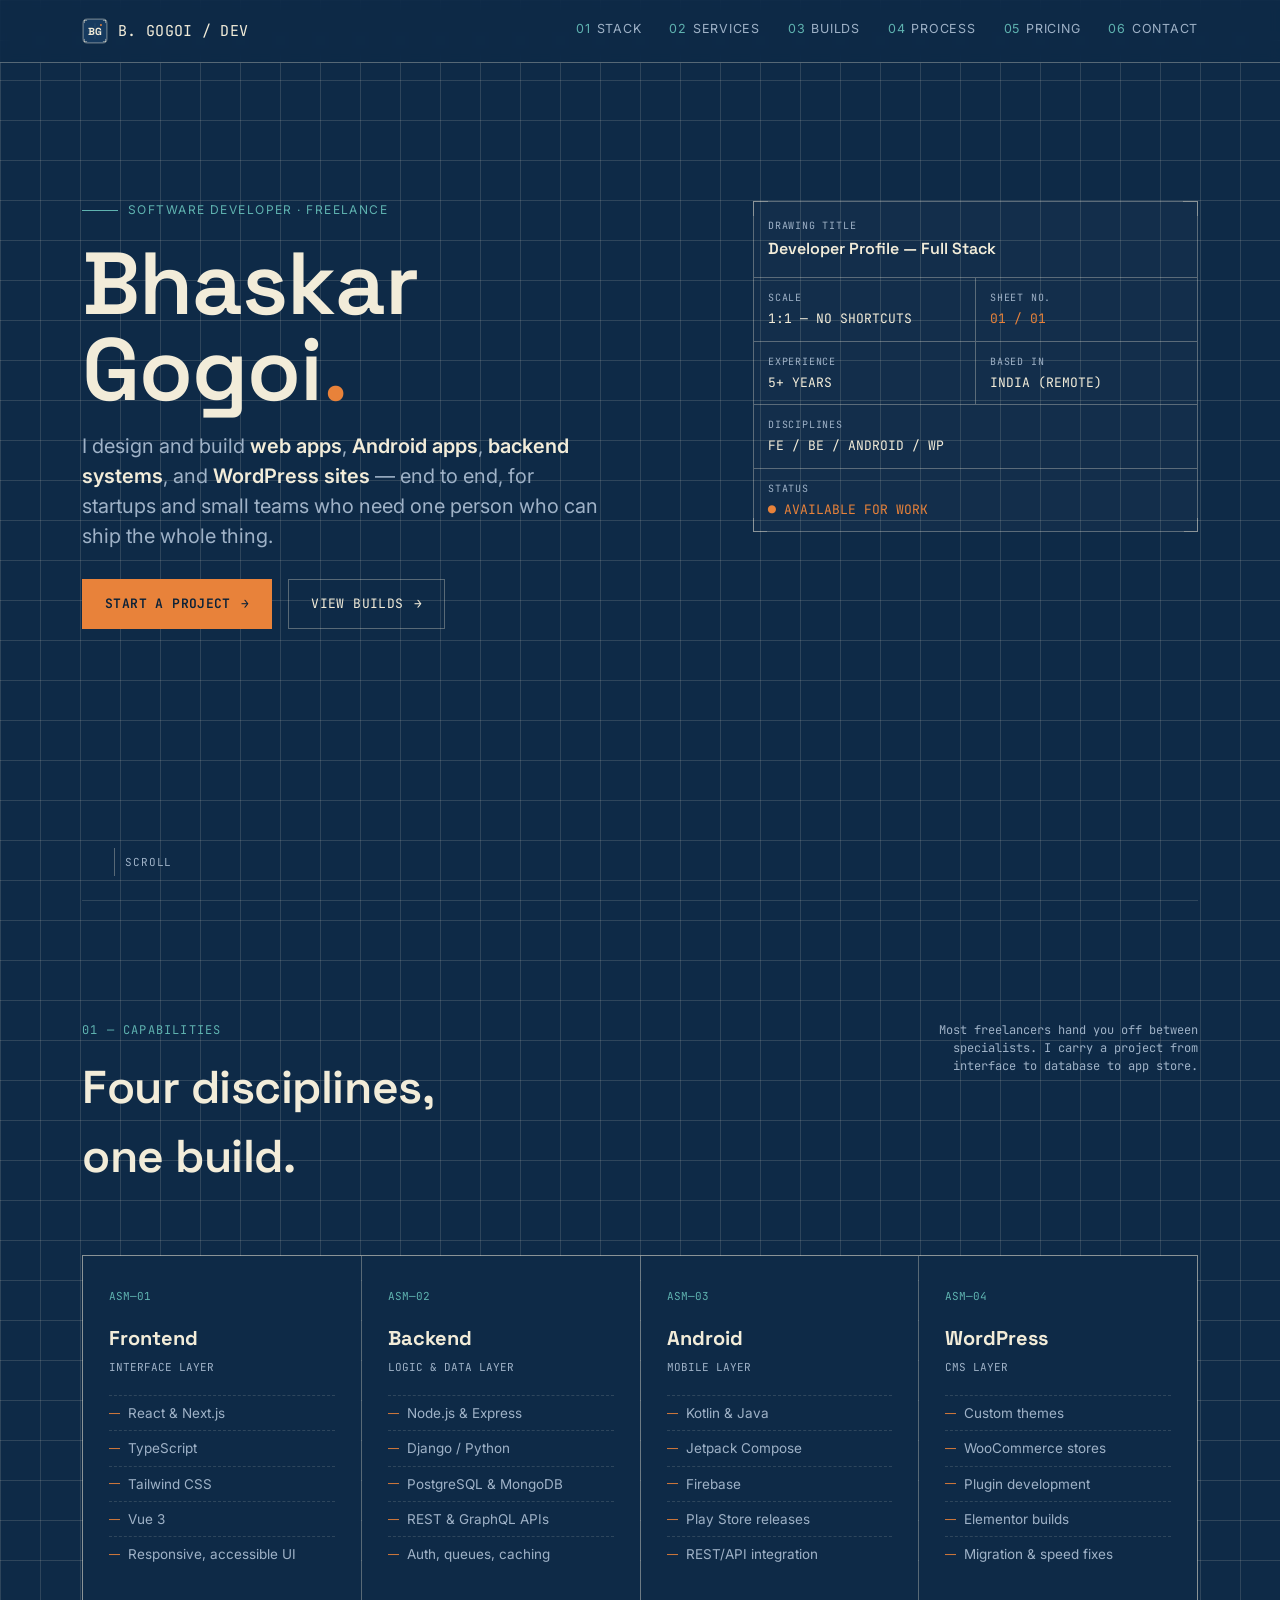
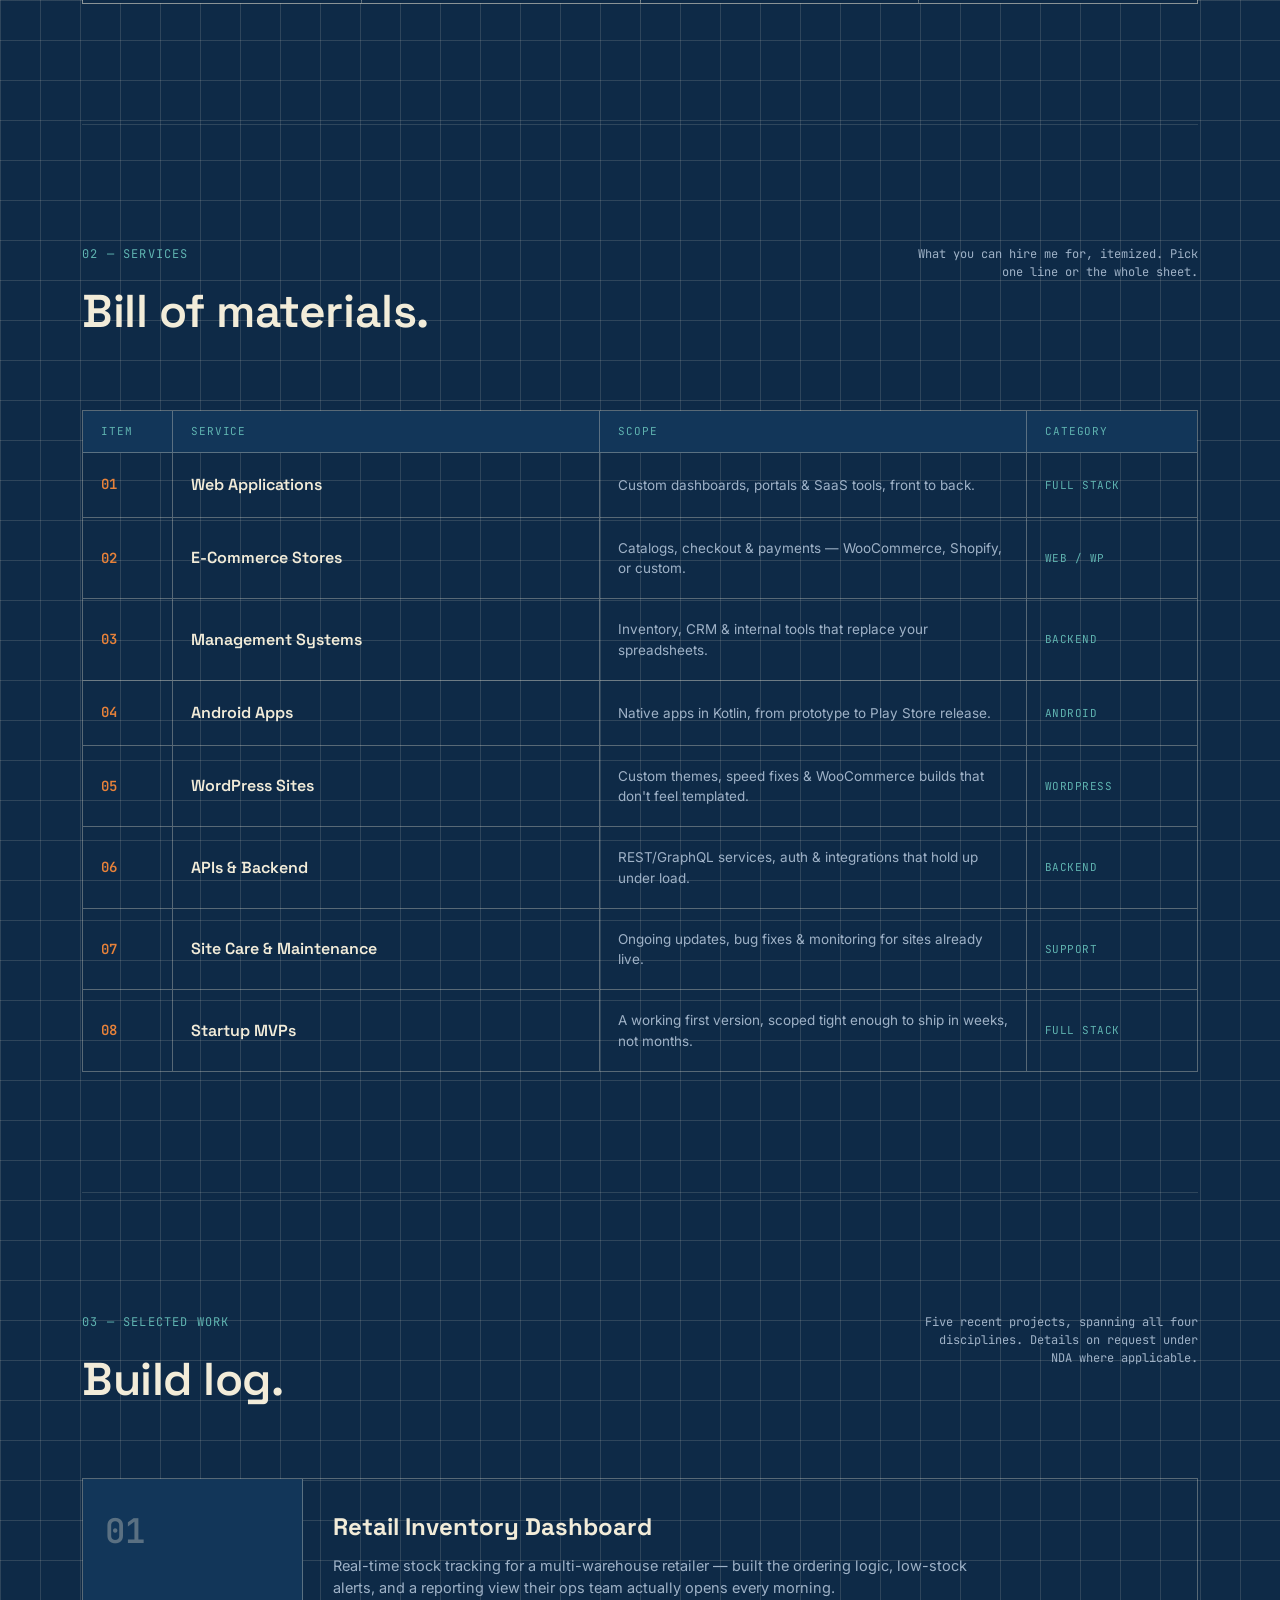
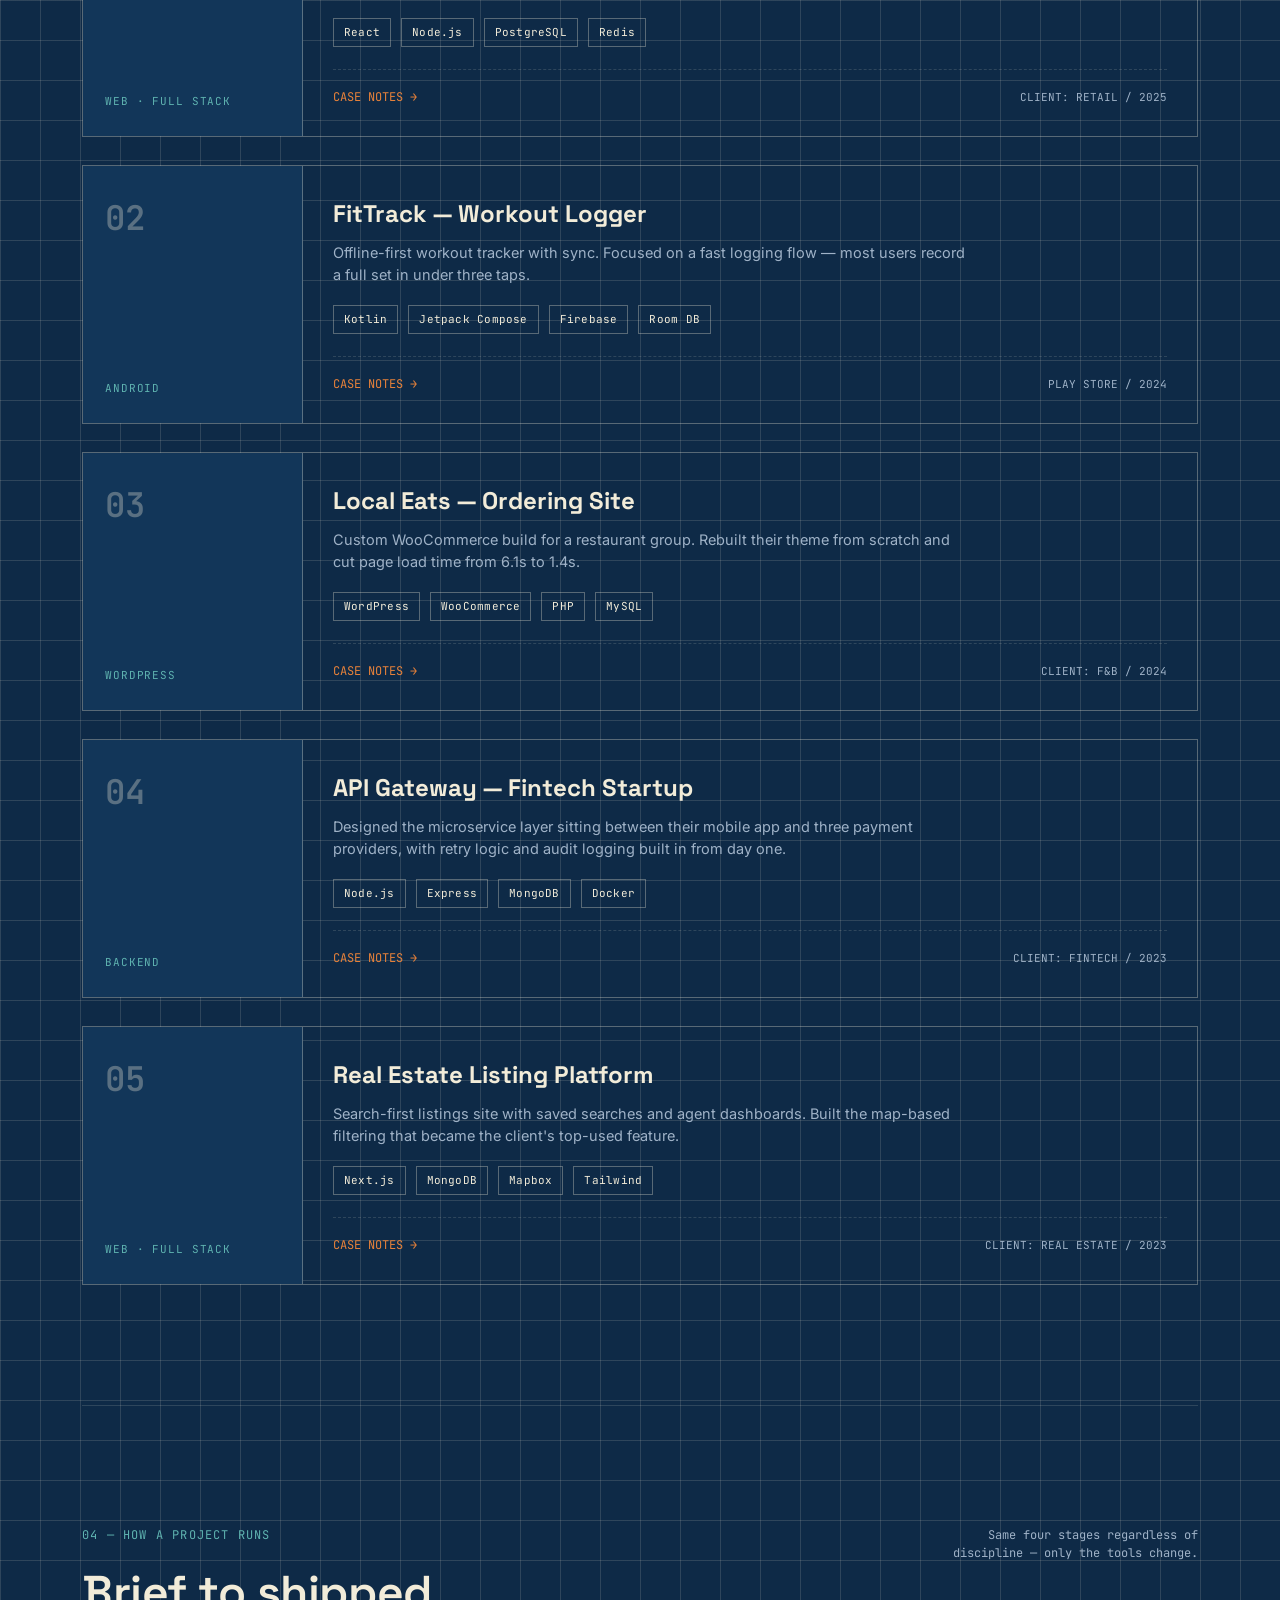
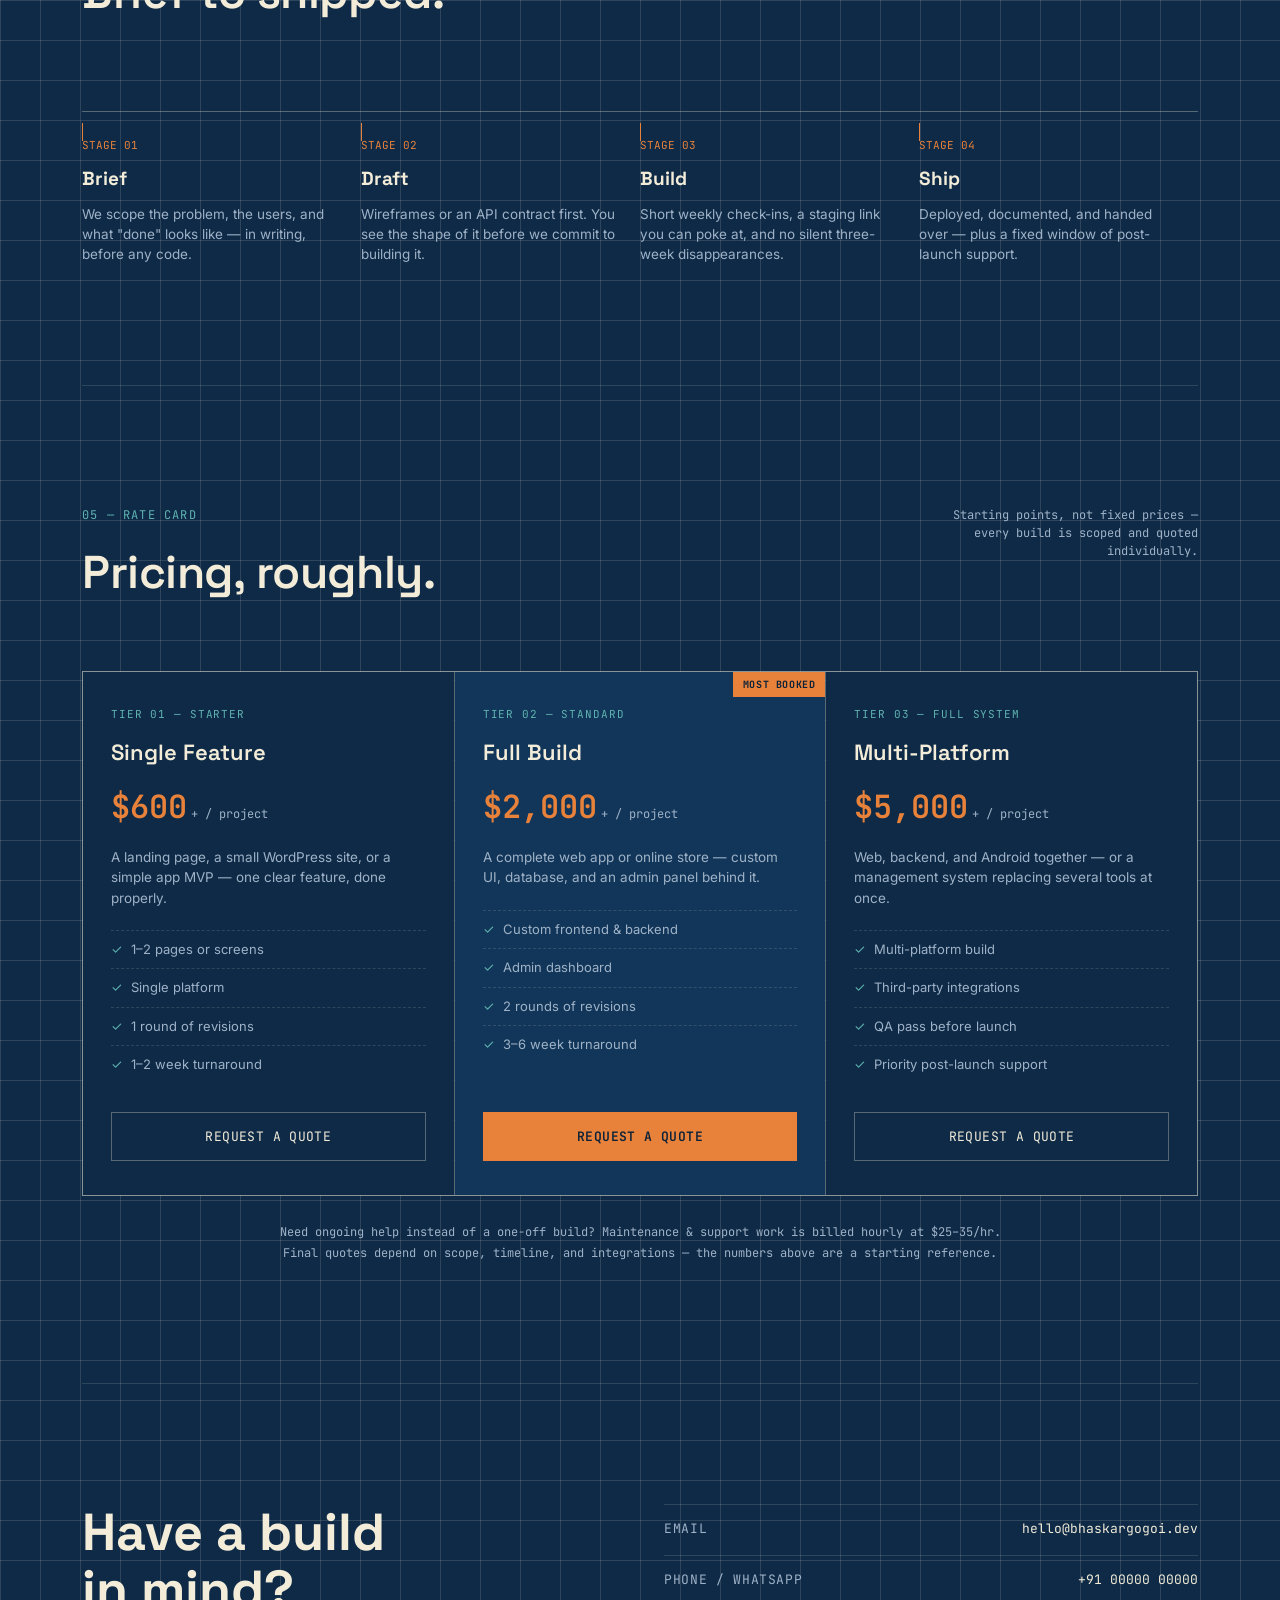
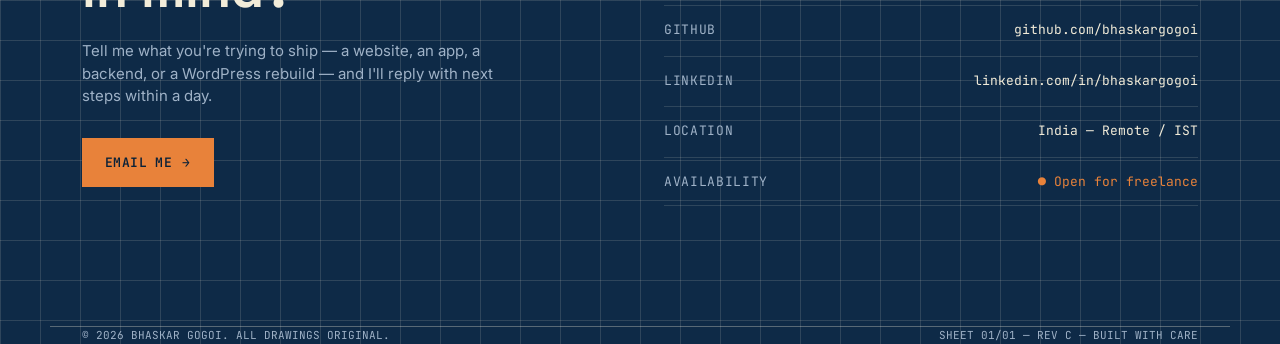
<file: images/portfolio.html>
<!DOCTYPE html>
<html lang="en">

<head>
  <meta charset="UTF-8">
  <meta name="viewport" content="width=device-width, initial-scale=1.0">
  <title>Bhaskar Gogoi — Software Developer</title>
  <link rel="icon" type="image/svg+xml" href="logo-icon.svg">
  <link rel="icon" type="image/png" sizes="32x32" href="favicon-32x32.png">
  <link rel="icon" type="image/png" sizes="16x16" href="favicon-16x16.png">
  <link rel="shortcut icon" href="favicon.ico">
  <link rel="apple-touch-icon" sizes="180x180" href="apple-touch-icon.png">
  <link rel="preconnect" href="https://fonts.googleapis.com">
  <link
    href="https://fonts.googleapis.com/css2?family=Space+Grotesk:wght@400;500;600;700&family=Inter:wght@400;500;600&family=JetBrains+Mono:wght@400;500;600&display=swap"
    rel="stylesheet">
  <style>
    :root {
      --ink: #0E2A47;
      --ink-2: #123659;
      --ink-3: #0A2138;
      --paper: #F2ECD9;
      --paper-dim: #9FB2C7;
      --accent: #E8823A;
      --accent-2: #5FB3B0;
      --line: rgba(242, 236, 217, 0.14);
      --line-strong: rgba(242, 236, 217, 0.32);
      --radius: 2px;
    }

    * {
      margin: 0;
      padding: 0;
      box-sizing: border-box;
    }

    html {
      scroll-behavior: smooth;
    }

    body {
      background: var(--ink);
      color: var(--paper);
      font-family: 'Inter', sans-serif;
      line-height: 1.5;
      overflow-x: hidden;
      background-image:
        linear-gradient(var(--line) 1px, transparent 1px),
        linear-gradient(90deg, var(--line) 1px, transparent 1px);
      background-size: 40px 40px;
    }

    ::selection {
      background: var(--accent);
      color: var(--ink-3);
    }

    a {
      color: inherit;
      text-decoration: none;
    }

    .mono {
      font-family: 'JetBrains Mono', monospace;
    }

    .display {
      font-family: 'Space Grotesk', sans-serif;
    }

    /* focus visibility */
    a:focus-visible,
    button:focus-visible {
      outline: 2px solid var(--accent-2);
      outline-offset: 3px;
    }

    @media (prefers-reduced-motion: reduce) {
      * {
        animation-duration: 0.01ms !important;
        transition-duration: 0.01ms !important;
      }
    }

    .wrap {
      max-width: 1180px;
      margin: 0 auto;
      padding: 0 32px;
    }

    /* ---------- corner ticks (blueprint registration marks) ---------- */
    .ticked {
      position: relative;
    }

    .ticked::before,
    .ticked::after,
    .ticked .tick-br,
    .ticked .tick-bl {
      content: '';
      position: absolute;
      width: 14px;
      height: 14px;
      border-color: var(--line-strong);
    }

    .ticked::before {
      top: -1px;
      left: -1px;
      border-top: 1px solid var(--line-strong);
      border-left: 1px solid var(--line-strong);
    }

    .ticked::after {
      top: -1px;
      right: -1px;
      border-top: 1px solid var(--line-strong);
      border-right: 1px solid var(--line-strong);
    }

    .ticked .tick-bl {
      bottom: -1px;
      left: -1px;
      border-bottom: 1px solid var(--line-strong);
      border-left: 1px solid var(--line-strong);
    }

    .ticked .tick-br {
      bottom: -1px;
      right: -1px;
      border-bottom: 1px solid var(--line-strong);
      border-right: 1px solid var(--line-strong);
    }

    /* ---------- nav ---------- */
    header {
      position: fixed;
      top: 0;
      left: 0;
      right: 0;
      z-index: 100;
      background: rgba(14, 42, 71, 0.85);
      backdrop-filter: blur(6px);
      border-bottom: 1px solid var(--line-strong);
    }

    nav {
      display: flex;
      align-items: center;
      justify-content: space-between;
      padding: 18px 32px;
      max-width: 1180px;
      margin: 0 auto;
    }

    .brand {
      display: flex;
      align-items: center;
      gap: 10px;
      font-size: 15px;
      letter-spacing: 0.02em;
    }

    .brand .dot {
      width: 8px;
      height: 8px;
      background: var(--accent);
      border-radius: 50%;
      box-shadow: 0 0 0 3px rgba(232, 130, 58, 0.2);
    }

    .brand-icon {
      width: 26px;
      height: 26px;
      flex-shrink: 0;
    }

    .navlinks {
      display: flex;
      gap: 28px;
      font-size: 12.5px;
      letter-spacing: 0.06em;
    }

    .navlinks a {
      color: var(--paper-dim);
      position: relative;
      padding-bottom: 4px;
      transition: color .2s;
    }

    .navlinks a:hover {
      color: var(--paper);
    }

    .navlinks a::after {
      content: '';
      position: absolute;
      left: 0;
      bottom: 0;
      width: 0;
      height: 1px;
      background: var(--accent);
      transition: width .25s;
    }

    .navlinks a:hover::after {
      width: 100%;
    }

    .navlinks .code {
      color: var(--accent-2);
      margin-right: 6px;
    }

    @media(max-width:720px) {
      .navlinks {
        display: none;
      }
    }

    /* ---------- hero ---------- */
    .hero {
      min-height: 100vh;
      display: flex;
      flex-direction: column;
      justify-content: center;
      padding-top: 110px;
      padding-bottom: 60px;
      position: relative;
    }

    .hero-grid {
      display: grid;
      grid-template-columns: 1.4fr 1fr;
      gap: 48px;
      align-items: start;
    }

    @media(max-width:900px) {
      .hero-grid {
        grid-template-columns: 1fr;
      }
    }

    .eyebrow {
      font-size: 12px;
      letter-spacing: 0.12em;
      color: var(--accent-2);
      display: flex;
      align-items: center;
      gap: 10px;
      margin-bottom: 22px;
    }

    .eyebrow .rule {
      width: 36px;
      height: 1px;
      background: var(--accent-2);
    }

    h1.name {
      font-size: clamp(44px, 7vw, 88px);
      font-weight: 600;
      line-height: 0.98;
      letter-spacing: -0.01em;
      margin-bottom: 18px;
    }

    h1.name .accentword {
      color: var(--accent);
      font-style: normal;
    }

    .role-line {
      font-size: clamp(16px, 2vw, 20px);
      color: var(--paper-dim);
      max-width: 520px;
      margin-bottom: 28px;
      font-weight: 400;
    }

    .role-line b {
      color: var(--paper);
      font-weight: 600;
    }

    .cta-row {
      display: flex;
      gap: 16px;
      flex-wrap: wrap;
      margin-bottom: 10px;
    }

    .btn {
      font-family: 'JetBrains Mono', monospace;
      font-size: 13px;
      letter-spacing: 0.03em;
      padding: 14px 22px;
      border: 1px solid var(--line-strong);
      display: inline-flex;
      align-items: center;
      gap: 10px;
      transition: all .2s;
      background: transparent;
      color: var(--paper);
      cursor: pointer;
    }

    .btn.solid {
      background: var(--accent);
      border-color: var(--accent);
      color: var(--ink-3);
      font-weight: 600;
    }

    .btn.solid:hover {
      background: var(--paper);
      border-color: var(--paper);
    }

    .btn.ghost:hover {
      border-color: var(--accent-2);
      color: var(--accent-2);
    }

    .btn .arrow {
      transition: transform .2s;
    }

    .btn:hover .arrow {
      transform: translateX(3px);
    }

    /* title block - the signature element */
    .titleblock {
      border: 1px solid var(--line-strong);
      padding: 0;
      font-family: 'JetBrains Mono', monospace;
      font-size: 12px;
      background: rgba(242, 236, 217, 0.02);
    }

    .tb-row {
      display: flex;
      border-bottom: 1px solid var(--line-strong);
    }

    .tb-row:last-child {
      border-bottom: none;
    }

    .tb-cell {
      padding: 12px 14px;
      flex: 1;
      border-right: 1px solid var(--line-strong);
    }

    .tb-cell:last-child {
      border-right: none;
    }

    .tb-label {
      color: var(--paper-dim);
      font-size: 10px;
      letter-spacing: 0.08em;
      display: block;
      margin-bottom: 4px;
    }

    .tb-value {
      color: var(--paper);
      font-size: 13px;
    }

    .tb-value.accent {
      color: var(--accent);
    }

    .tb-title {
      padding: 16px 14px;
      border-bottom: 1px solid var(--line-strong);
    }

    .tb-title .tb-value {
      font-size: 16px;
      font-weight: 600;
      font-family: 'Space Grotesk', sans-serif;
    }

    .scroll-cue {
      position: absolute;
      bottom: 24px;
      left: 32px;
      display: flex;
      align-items: center;
      gap: 10px;
      font-family: 'JetBrains Mono', monospace;
      font-size: 11px;
      color: var(--paper-dim);
      letter-spacing: 0.08em;
    }

    .scroll-cue .line {
      width: 1px;
      height: 28px;
      background: var(--line-strong);
      position: relative;
      overflow: hidden;
    }

    .scroll-cue .line::after {
      content: '';
      position: absolute;
      top: -100%;
      left: 0;
      width: 100%;
      height: 100%;
      background: var(--accent-2);
      animation: drip 2.2s ease-in-out infinite;
    }

    @keyframes drip {
      0% {
        top: -100%;
      }

      100% {
        top: 100%;
      }
    }

    @media(max-width:720px) {
      .scroll-cue {
        display: none;
      }
    }

    /* ---------- section framing ---------- */
    section {
      padding: 120px 0;
      position: relative;
      border-top: 1px solid var(--line);
    }

    .sec-head {
      display: flex;
      justify-content: space-between;
      align-items: baseline;
      margin-bottom: 64px;
      flex-wrap: wrap;
      gap: 16px;
    }

    .sec-code {
      font-family: 'JetBrains Mono', monospace;
      font-size: 12px;
      color: var(--accent-2);
      letter-spacing: 0.1em;
      margin-bottom: 14px;
      display: block;
    }

    .sec-title {
      font-family: 'Space Grotesk', sans-serif;
      font-size: clamp(30px, 4vw, 46px);
      font-weight: 600;
      letter-spacing: -0.01em;
    }

    .sec-note {
      font-family: 'JetBrains Mono', monospace;
      font-size: 12px;
      color: var(--paper-dim);
      max-width: 280px;
      text-align: right;
    }

    @media(max-width:720px) {
      .sec-note {
        text-align: left;
      }
    }

    .reveal {
      opacity: 0;
      transform: translateY(18px);
      transition: opacity .6s ease, transform .6s ease;
    }

    .reveal.in {
      opacity: 1;
      transform: translateY(0);
    }

    /* ---------- assemblies (skills) ---------- */
    .assemblies {
      display: grid;
      grid-template-columns: repeat(4, 1fr);
      gap: 1px;
      background: var(--line-strong);
      border: 1px solid var(--line-strong);
    }

    @media(max-width:900px) {
      .assemblies {
        grid-template-columns: repeat(2, 1fr);
      }
    }

    @media(max-width:520px) {
      .assemblies {
        grid-template-columns: 1fr;
      }
    }

    .assembly {
      background: var(--ink);
      padding: 32px 26px;
      position: relative;
      transition: background .25s;
    }

    .assembly:hover {
      background: var(--ink-2);
    }

    .assembly .idx {
      font-family: 'JetBrains Mono', monospace;
      font-size: 11px;
      color: var(--accent-2);
      margin-bottom: 18px;
      display: block;
    }

    .assembly h3 {
      font-family: 'Space Grotesk', sans-serif;
      font-size: 20px;
      margin-bottom: 6px;
    }

    .assembly .sub {
      font-family: 'JetBrains Mono', monospace;
      font-size: 11px;
      color: var(--paper-dim);
      margin-bottom: 20px;
    }

    .assembly ul {
      list-style: none;
    }

    .assembly li {
      font-size: 13.5px;
      color: var(--paper-dim);
      padding: 7px 0;
      border-top: 1px dashed var(--line);
      display: flex;
      align-items: center;
      gap: 8px;
    }

    .assembly li::before {
      content: '—';
      color: var(--accent);
      font-size: 11px;
    }

    /* ---------- services (bill of materials) ---------- */
    .bom {
      border: 1px solid var(--line-strong);
    }

    .bom-row {
      display: grid;
      grid-template-columns: 90px 1fr 1fr 170px;
      border-bottom: 1px solid var(--line-strong);
    }

    .bom-row:last-child {
      border-bottom: none;
    }

    .bom-row.head {
      background: var(--ink-2);
    }

    .bom-row.head .bom-cell {
      font-family: 'JetBrains Mono', monospace;
      font-size: 11px;
      letter-spacing: 0.08em;
      color: var(--accent-2);
      padding: 12px 18px;
    }

    .bom-cell {
      padding: 20px 18px;
      border-right: 1px solid var(--line-strong);
      display: flex;
      align-items: center;
    }

    .bom-cell:last-child {
      border-right: none;
    }

    .bom-row:not(.head):hover {
      background: var(--ink-2);
    }

    .bom-item {
      font-family: 'JetBrains Mono', monospace;
      color: var(--accent);
      font-weight: 600;
      font-size: 14px;
    }

    .bom-name {
      font-family: 'Space Grotesk', sans-serif;
      font-size: 16px;
      font-weight: 600;
    }

    .bom-desc {
      color: var(--paper-dim);
      font-size: 13.5px;
    }

    .bom-tag {
      font-family: 'JetBrains Mono', monospace;
      font-size: 11px;
      color: var(--accent-2);
      letter-spacing: 0.04em;
    }

    @media(max-width:820px) {
      .bom-row {
        grid-template-columns: 1fr;
      }

      .bom-row.head {
        display: none;
      }

      .bom-cell {
        border-right: none;
        border-bottom: 1px dashed var(--line);
        padding: 14px 18px;
      }

      .bom-cell:last-child {
        border-bottom: none;
      }
    }

    /* ---------- pricing ---------- */
    .pricing-grid {
      display: grid;
      grid-template-columns: repeat(3, 1fr);
      gap: 1px;
      background: var(--line-strong);
      border: 1px solid var(--line-strong);
    }

    @media(max-width:900px) {
      .pricing-grid {
        grid-template-columns: 1fr;
      }
    }

    .price-card {
      background: var(--ink);
      padding: 34px 28px;
      display: flex;
      flex-direction: column;
      position: relative;
    }

    .price-card.featured {
      background: var(--ink-2);
    }

    .price-featured-tag {
      position: absolute;
      top: 0;
      right: 0;
      background: var(--accent);
      color: var(--ink-3);
      font-family: 'JetBrains Mono', monospace;
      font-size: 10px;
      letter-spacing: 0.06em;
      font-weight: 700;
      padding: 5px 10px;
    }

    .price-tier {
      font-family: 'JetBrains Mono', monospace;
      font-size: 11px;
      color: var(--accent-2);
      letter-spacing: 0.08em;
      margin-bottom: 14px;
    }

    .price-name {
      font-family: 'Space Grotesk', sans-serif;
      font-size: 22px;
      font-weight: 600;
      margin-bottom: 14px;
    }

    .price-amount {
      font-family: 'JetBrains Mono', monospace;
      font-size: 32px;
      color: var(--accent);
      font-weight: 600;
      margin-bottom: 16px;
    }

    .price-amount .unit {
      font-size: 12px;
      color: var(--paper-dim);
      font-weight: 400;
      margin-left: 4px;
    }

    .price-desc {
      color: var(--paper-dim);
      font-size: 13.5px;
      margin-bottom: 22px;
    }

    .price-list {
      list-style: none;
      margin-bottom: 28px;
      flex: 1;
    }

    .price-list li {
      font-size: 13px;
      padding: 9px 0;
      border-top: 1px dashed var(--line);
      display: flex;
      gap: 8px;
      color: var(--paper-dim);
    }

    .price-list li::before {
      content: '✓';
      color: var(--accent-2);
      flex-shrink: 0;
    }

    .price-cta {
      width: 100%;
      justify-content: center;
    }

    .pricing-note {
      font-family: 'JetBrains Mono', monospace;
      font-size: 12px;
      color: var(--paper-dim);
      text-align: center;
      margin-top: 26px;
      line-height: 1.7;
    }

    /* ---------- builds (projects) ---------- */
    .builds {
      display: flex;
      flex-direction: column;
      gap: 28px;
    }

    .build {
      border: 1px solid var(--line-strong);
      display: grid;
      grid-template-columns: 220px 1fr;
      position: relative;
    }

    @media(max-width:760px) {
      .build {
        grid-template-columns: 1fr;
      }
    }

    .build-tag {
      background: var(--ink-2);
      padding: 26px 22px;
      display: flex;
      flex-direction: column;
      justify-content: space-between;
      border-right: 1px solid var(--line-strong);
    }

    @media(max-width:760px) {
      .build-tag {
        border-right: none;
        border-bottom: 1px solid var(--line-strong);
        flex-direction: row;
        align-items: center;
      }
    }

    .build-num {
      font-family: 'JetBrains Mono', monospace;
      font-size: 34px;
      color: var(--line-strong);
      font-weight: 600;
    }

    .build-cat {
      font-family: 'JetBrains Mono', monospace;
      font-size: 11px;
      letter-spacing: 0.08em;
      color: var(--accent-2);
    }

    .build-body {
      padding: 30px 30px;
    }

    .build h3 {
      font-family: 'Space Grotesk', sans-serif;
      font-size: 24px;
      margin-bottom: 10px;
    }

    .build p {
      color: var(--paper-dim);
      font-size: 14.5px;
      max-width: 640px;
      margin-bottom: 20px;
    }

    .stackline {
      display: flex;
      gap: 10px;
      flex-wrap: wrap;
    }

    .chip {
      font-family: 'JetBrains Mono', monospace;
      font-size: 11px;
      color: var(--paper);
      border: 1px solid var(--line-strong);
      padding: 5px 10px;
      letter-spacing: 0.02em;
    }

    .build-foot {
      display: flex;
      justify-content: space-between;
      align-items: center;
      margin-top: 22px;
      padding-top: 18px;
      border-top: 1px dashed var(--line);
    }

    .build-link {
      font-family: 'JetBrains Mono', monospace;
      font-size: 12px;
      color: var(--accent);
      display: flex;
      align-items: center;
      gap: 6px;
    }

    .build-meta {
      font-family: 'JetBrains Mono', monospace;
      font-size: 11px;
      color: var(--paper-dim);
    }

    /* ---------- process ruler ---------- */
    .ruler {
      position: relative;
      padding-top: 20px;
    }

    .ruler-line {
      position: absolute;
      top: 20px;
      left: 0;
      right: 0;
      height: 1px;
      background: var(--line-strong);
    }

    .ruler-steps {
      display: grid;
      grid-template-columns: repeat(4, 1fr);
      position: relative;
    }

    @media(max-width:760px) {
      .ruler-steps {
        grid-template-columns: 1fr;
        gap: 40px;
      }

      .ruler-line {
        display: none;
      }
    }

    .rstep {
      position: relative;
      padding-top: 26px;
      padding-right: 20px;
    }

    .rstep::before {
      content: '';
      position: absolute;
      top: 12px;
      left: 0;
      width: 1px;
      height: 18px;
      background: var(--accent);
    }

    @media(max-width:760px) {
      .rstep::before {
        display: none;
      }
    }

    .rstep .rnum {
      font-family: 'JetBrains Mono', monospace;
      font-size: 11px;
      color: var(--accent);
      margin-bottom: 12px;
      display: block;
    }

    .rstep h4 {
      font-family: 'Space Grotesk', sans-serif;
      font-size: 19px;
      margin-bottom: 10px;
    }

    .rstep p {
      color: var(--paper-dim);
      font-size: 13.5px;
    }

    /* ---------- contact / title block footer ---------- */
    .contact-wrap {
      display: grid;
      grid-template-columns: 1fr 1fr;
      gap: 48px;
    }

    @media(max-width:900px) {
      .contact-wrap {
        grid-template-columns: 1fr;
      }
    }

    .contact-copy h2 {
      font-family: 'Space Grotesk', sans-serif;
      font-size: clamp(32px, 5vw, 52px);
      line-height: 1.1;
      margin-bottom: 22px;
    }

    .contact-copy p {
      color: var(--paper-dim);
      max-width: 440px;
      margin-bottom: 30px;
      font-size: 15px;
    }

    .clist {
      display: flex;
      flex-direction: column;
      gap: 2px;
    }

    .crow {
      display: flex;
      justify-content: space-between;
      padding: 14px 0;
      border-top: 1px solid var(--line);
      font-family: 'JetBrains Mono', monospace;
      font-size: 13px;
    }

    .crow:last-child {
      border-bottom: 1px solid var(--line);
    }

    .crow span:first-child {
      color: var(--paper-dim);
      letter-spacing: 0.05em;
    }

    .crow a:hover {
      color: var(--accent);
    }

    footer {
      border-top: 1px solid var(--line-strong);
      padding: 26px 0;
      font-family: 'JetBrains Mono', monospace;
      font-size: 11px;
      color: var(--paper-dim);
      display: flex;
      justify-content: space-between;
      flex-wrap: wrap;
      gap: 10px;
    }
  </style>
</head>

<body>

  <header>
    <nav>
      <div class="brand">
        <svg class="brand-icon" viewBox="0 0 96 96" xmlns="http://www.w3.org/2000/svg" role="img"
          aria-label="Bhaskar Gogoi logo">
          <rect x="4" y="4" width="88" height="88" rx="15" fill="#163A5F" stroke="#F2ECD9" stroke-width="1.8" />
          <line x1="19" y1="48" x2="77" y2="48" stroke="#F2ECD9" stroke-opacity="0.28" stroke-width="1" />
          <line x1="48" y1="19" x2="48" y2="77" stroke="#F2ECD9" stroke-opacity="0.28" stroke-width="1" />
          <g stroke="#F2ECD9" stroke-width="1.8" stroke-linecap="square">
            <path d="M9,9 L17,9 M9,9 L9,17" />
            <path d="M87,9 L79,9 M87,9 L87,17" />
            <path d="M9,87 L17,87 M9,87 L9,79" />
            <path d="M87,87 L79,87 M87,87 L87,79" />
          </g>
          <circle cx="70" cy="26" r="3.6" fill="#E8823A" />
          <text x="48" y="63" text-anchor="middle" font-family="'Space Grotesk',sans-serif" font-weight="700"
            font-size="38" fill="#F2ECD9">BG</text>
        </svg>
        <span class="mono">B. GOGOI / DEV</span>
      </div>
      <div class="navlinks">
        <a href="#stack"><span class="code">01</span>STACK</a>
        <a href="#services"><span class="code">02</span>SERVICES</a>
        <a href="#builds"><span class="code">03</span>BUILDS</a>
        <a href="#process"><span class="code">04</span>PROCESS</a>
        <a href="#pricing"><span class="code">05</span>PRICING</a>
        <a href="#contact"><span class="code">06</span>CONTACT</a>
      </div>
    </nav>
  </header>

  <main class="wrap">

    <!-- HERO -->
    <section class="hero" style="border-top:none;padding-top:0;">
      <div class="hero-grid">
        <div>
          <div class="eyebrow"><span class="rule"></span>SOFTWARE DEVELOPER · FREELANCE</div>
          <h1 class="name display">Bhaskar<br>Gogoi<span class="accentword">.</span></h1>
          <p class="role-line">I design and build <b>web apps</b>, <b>Android apps</b>, <b>backend systems</b>, and
            <b>WordPress sites</b> — end to end, for startups and small teams who need one person who can ship the whole
            thing.</p>
          <div class="cta-row">
            <a href="#contact" class="btn solid">START A PROJECT <span class="arrow">→</span></a>
            <a href="#builds" class="btn ghost">VIEW BUILDS <span class="arrow">→</span></a>
          </div>
        </div>

        <div class="titleblock ticked">
          <span class="tick-bl"></span><span class="tick-br"></span>
          <div class="tb-title">
            <span class="tb-label">DRAWING TITLE</span>
            <span class="tb-value">Developer Profile — Full Stack</span>
          </div>
          <div class="tb-row">
            <div class="tb-cell">
              <span class="tb-label">SCALE</span>
              <span class="tb-value">1:1 — NO SHORTCUTS</span>
            </div>
            <div class="tb-cell">
              <span class="tb-label">SHEET NO.</span>
              <span class="tb-value accent">01 / 01</span>
            </div>
          </div>
          <div class="tb-row">
            <div class="tb-cell">
              <span class="tb-label">EXPERIENCE</span>
              <span class="tb-value">5+ YEARS</span>
            </div>
            <div class="tb-cell">
              <span class="tb-label">BASED IN</span>
              <span class="tb-value">INDIA (REMOTE)</span>
            </div>
          </div>
          <div class="tb-row">
            <div class="tb-cell">
              <span class="tb-label">DISCIPLINES</span>
              <span class="tb-value">FE / BE / ANDROID / WP</span>
            </div>
          </div>
          <div class="tb-row">
            <div class="tb-cell">
              <span class="tb-label">STATUS</span>
              <span class="tb-value accent">● AVAILABLE FOR WORK</span>
            </div>
          </div>
        </div>
      </div>

      <div class="scroll-cue">
        <div class="line"></div>SCROLL
      </div>
    </section>

    <!-- STACK -->
    <section id="stack">
      <div class="sec-head reveal">
        <div>
          <span class="sec-code">01 — CAPABILITIES</span>
          <h2 class="sec-title">Four disciplines,<br>one build.</h2>
        </div>
        <p class="sec-note">Most freelancers hand you off between specialists. I carry a project from interface to
          database to app store.</p>
      </div>

      <div class="assemblies reveal">
        <div class="assembly">
          <span class="idx mono">ASM—01</span>
          <h3 class="display">Frontend</h3>
          <div class="sub">INTERFACE LAYER</div>
          <ul>
            <li>React &amp; Next.js</li>
            <li>TypeScript</li>
            <li>Tailwind CSS</li>
            <li>Vue 3</li>
            <li>Responsive, accessible UI</li>
          </ul>
        </div>
        <div class="assembly">
          <span class="idx mono">ASM—02</span>
          <h3 class="display">Backend</h3>
          <div class="sub">LOGIC &amp; DATA LAYER</div>
          <ul>
            <li>Node.js &amp; Express</li>
            <li>Django / Python</li>
            <li>PostgreSQL &amp; MongoDB</li>
            <li>REST &amp; GraphQL APIs</li>
            <li>Auth, queues, caching</li>
          </ul>
        </div>
        <div class="assembly">
          <span class="idx mono">ASM—03</span>
          <h3 class="display">Android</h3>
          <div class="sub">MOBILE LAYER</div>
          <ul>
            <li>Kotlin &amp; Java</li>
            <li>Jetpack Compose</li>
            <li>Firebase</li>
            <li>Play Store releases</li>
            <li>REST/API integration</li>
          </ul>
        </div>
        <div class="assembly">
          <span class="idx mono">ASM—04</span>
          <h3 class="display">WordPress</h3>
          <div class="sub">CMS LAYER</div>
          <ul>
            <li>Custom themes</li>
            <li>WooCommerce stores</li>
            <li>Plugin development</li>
            <li>Elementor builds</li>
            <li>Migration &amp; speed fixes</li>
          </ul>
        </div>
      </div>
    </section>

    <!-- SERVICES -->
    <section id="services">
      <div class="sec-head reveal">
        <div>
          <span class="sec-code">02 — SERVICES</span>
          <h2 class="sec-title">Bill of materials.</h2>
        </div>
        <p class="sec-note">What you can hire me for, itemized. Pick one line or the whole sheet.</p>
      </div>

      <div class="bom reveal">
        <div class="bom-row head">
          <div class="bom-cell">ITEM</div>
          <div class="bom-cell">SERVICE</div>
          <div class="bom-cell">SCOPE</div>
          <div class="bom-cell">CATEGORY</div>
        </div>
        <div class="bom-row">
          <div class="bom-cell"><span class="bom-item">01</span></div>
          <div class="bom-cell"><span class="bom-name">Web Applications</span></div>
          <div class="bom-cell"><span class="bom-desc">Custom dashboards, portals &amp; SaaS tools, front to
              back.</span></div>
          <div class="bom-cell"><span class="bom-tag">FULL STACK</span></div>
        </div>
        <div class="bom-row">
          <div class="bom-cell"><span class="bom-item">02</span></div>
          <div class="bom-cell"><span class="bom-name">E-Commerce Stores</span></div>
          <div class="bom-cell"><span class="bom-desc">Catalogs, checkout &amp; payments — WooCommerce, Shopify, or
              custom.</span></div>
          <div class="bom-cell"><span class="bom-tag">WEB / WP</span></div>
        </div>
        <div class="bom-row">
          <div class="bom-cell"><span class="bom-item">03</span></div>
          <div class="bom-cell"><span class="bom-name">Management Systems</span></div>
          <div class="bom-cell"><span class="bom-desc">Inventory, CRM &amp; internal tools that replace your
              spreadsheets.</span></div>
          <div class="bom-cell"><span class="bom-tag">BACKEND</span></div>
        </div>
        <div class="bom-row">
          <div class="bom-cell"><span class="bom-item">04</span></div>
          <div class="bom-cell"><span class="bom-name">Android Apps</span></div>
          <div class="bom-cell"><span class="bom-desc">Native apps in Kotlin, from prototype to Play Store
              release.</span></div>
          <div class="bom-cell"><span class="bom-tag">ANDROID</span></div>
        </div>
        <div class="bom-row">
          <div class="bom-cell"><span class="bom-item">05</span></div>
          <div class="bom-cell"><span class="bom-name">WordPress Sites</span></div>
          <div class="bom-cell"><span class="bom-desc">Custom themes, speed fixes &amp; WooCommerce builds that don't
              feel templated.</span></div>
          <div class="bom-cell"><span class="bom-tag">WORDPRESS</span></div>
        </div>
        <div class="bom-row">
          <div class="bom-cell"><span class="bom-item">06</span></div>
          <div class="bom-cell"><span class="bom-name">APIs &amp; Backend</span></div>
          <div class="bom-cell"><span class="bom-desc">REST/GraphQL services, auth &amp; integrations that hold up under
              load.</span></div>
          <div class="bom-cell"><span class="bom-tag">BACKEND</span></div>
        </div>
        <div class="bom-row">
          <div class="bom-cell"><span class="bom-item">07</span></div>
          <div class="bom-cell"><span class="bom-name">Site Care &amp; Maintenance</span></div>
          <div class="bom-cell"><span class="bom-desc">Ongoing updates, bug fixes &amp; monitoring for sites already
              live.</span></div>
          <div class="bom-cell"><span class="bom-tag">SUPPORT</span></div>
        </div>
        <div class="bom-row">
          <div class="bom-cell"><span class="bom-item">08</span></div>
          <div class="bom-cell"><span class="bom-name">Startup MVPs</span></div>
          <div class="bom-cell"><span class="bom-desc">A working first version, scoped tight enough to ship in weeks,
              not months.</span></div>
          <div class="bom-cell"><span class="bom-tag">FULL STACK</span></div>
        </div>
      </div>
    </section>

    <!-- BUILDS -->
    <section id="builds">
      <div class="sec-head reveal">
        <div>
          <span class="sec-code">03 — SELECTED WORK</span>
          <h2 class="sec-title">Build log.</h2>
        </div>
        <p class="sec-note">Five recent projects, spanning all four disciplines. Details on request under NDA where
          applicable.</p>
      </div>

      <div class="builds reveal">

        <div class="build">
          <div class="build-tag">
            <span class="build-num mono">01</span>
            <span class="build-cat">WEB · FULL STACK</span>
          </div>
          <div class="build-body">
            <h3 class="display">Retail Inventory Dashboard</h3>
            <p>Real-time stock tracking for a multi-warehouse retailer — built the ordering logic, low-stock alerts, and
              a reporting view their ops team actually opens every morning.</p>
            <div class="stackline">
              <span class="chip">React</span><span class="chip">Node.js</span><span class="chip">PostgreSQL</span><span
                class="chip">Redis</span>
            </div>
            <div class="build-foot">
              <span class="build-link">CASE NOTES →</span>
              <span class="build-meta">CLIENT: RETAIL / 2025</span>
            </div>
          </div>
        </div>

        <div class="build">
          <div class="build-tag">
            <span class="build-num mono">02</span>
            <span class="build-cat">ANDROID</span>
          </div>
          <div class="build-body">
            <h3 class="display">FitTrack — Workout Logger</h3>
            <p>Offline-first workout tracker with sync. Focused on a fast logging flow — most users record a full set in
              under three taps.</p>
            <div class="stackline">
              <span class="chip">Kotlin</span><span class="chip">Jetpack Compose</span><span
                class="chip">Firebase</span><span class="chip">Room DB</span>
            </div>
            <div class="build-foot">
              <span class="build-link">CASE NOTES →</span>
              <span class="build-meta">PLAY STORE / 2024</span>
            </div>
          </div>
        </div>

        <div class="build">
          <div class="build-tag">
            <span class="build-num mono">03</span>
            <span class="build-cat">WORDPRESS</span>
          </div>
          <div class="build-body">
            <h3 class="display">Local Eats — Ordering Site</h3>
            <p>Custom WooCommerce build for a restaurant group. Rebuilt their theme from scratch and cut page load time
              from 6.1s to 1.4s.</p>
            <div class="stackline">
              <span class="chip">WordPress</span><span class="chip">WooCommerce</span><span class="chip">PHP</span><span
                class="chip">MySQL</span>
            </div>
            <div class="build-foot">
              <span class="build-link">CASE NOTES →</span>
              <span class="build-meta">CLIENT: F&amp;B / 2024</span>
            </div>
          </div>
        </div>

        <div class="build">
          <div class="build-tag">
            <span class="build-num mono">04</span>
            <span class="build-cat">BACKEND</span>
          </div>
          <div class="build-body">
            <h3 class="display">API Gateway — Fintech Startup</h3>
            <p>Designed the microservice layer sitting between their mobile app and three payment providers, with retry
              logic and audit logging built in from day one.</p>
            <div class="stackline">
              <span class="chip">Node.js</span><span class="chip">Express</span><span class="chip">MongoDB</span><span
                class="chip">Docker</span>
            </div>
            <div class="build-foot">
              <span class="build-link">CASE NOTES →</span>
              <span class="build-meta">CLIENT: FINTECH / 2023</span>
            </div>
          </div>
        </div>

        <div class="build">
          <div class="build-tag">
            <span class="build-num mono">05</span>
            <span class="build-cat">WEB · FULL STACK</span>
          </div>
          <div class="build-body">
            <h3 class="display">Real Estate Listing Platform</h3>
            <p>Search-first listings site with saved searches and agent dashboards. Built the map-based filtering that
              became the client's top-used feature.</p>
            <div class="stackline">
              <span class="chip">Next.js</span><span class="chip">MongoDB</span><span class="chip">Mapbox</span><span
                class="chip">Tailwind</span>
            </div>
            <div class="build-foot">
              <span class="build-link">CASE NOTES →</span>
              <span class="build-meta">CLIENT: REAL ESTATE / 2023</span>
            </div>
          </div>
        </div>

      </div>
    </section>

    <!-- PROCESS -->
    <section id="process">
      <div class="sec-head reveal">
        <div>
          <span class="sec-code">04 — HOW A PROJECT RUNS</span>
          <h2 class="sec-title">Brief to shipped.</h2>
        </div>
        <p class="sec-note">Same four stages regardless of discipline — only the tools change.</p>
      </div>

      <div class="ruler reveal">
        <div class="ruler-line"></div>
        <div class="ruler-steps">
          <div class="rstep">
            <span class="rnum mono">STAGE 01</span>
            <h4 class="display">Brief</h4>
            <p>We scope the problem, the users, and what "done" looks like — in writing, before any code.</p>
          </div>
          <div class="rstep">
            <span class="rnum mono">STAGE 02</span>
            <h4 class="display">Draft</h4>
            <p>Wireframes or an API contract first. You see the shape of it before we commit to building it.</p>
          </div>
          <div class="rstep">
            <span class="rnum mono">STAGE 03</span>
            <h4 class="display">Build</h4>
            <p>Short weekly check-ins, a staging link you can poke at, and no silent three-week disappearances.</p>
          </div>
          <div class="rstep">
            <span class="rnum mono">STAGE 04</span>
            <h4 class="display">Ship</h4>
            <p>Deployed, documented, and handed over — plus a fixed window of post-launch support.</p>
          </div>
        </div>
      </div>
    </section>

    <!-- PRICING -->
    <section id="pricing">
      <div class="sec-head reveal">
        <div>
          <span class="sec-code">05 — RATE CARD</span>
          <h2 class="sec-title">Pricing, roughly.</h2>
        </div>
        <p class="sec-note">Starting points, not fixed prices — every build is scoped and quoted individually.</p>
      </div>

      <div class="pricing-grid reveal">
        <div class="price-card">
          <span class="price-tier">TIER 01 — STARTER</span>
          <h3 class="price-name">Single Feature</h3>
          <div class="price-amount">$600<span class="unit">+ / project</span></div>
          <p class="price-desc">A landing page, a small WordPress site, or a simple app MVP — one clear feature, done
            properly.</p>
          <ul class="price-list">
            <li>1–2 pages or screens</li>
            <li>Single platform</li>
            <li>1 round of revisions</li>
            <li>1–2 week turnaround</li>
          </ul>
          <a href="#contact" class="btn ghost price-cta">REQUEST A QUOTE</a>
        </div>

        <div class="price-card featured">
          <span class="price-featured-tag">MOST BOOKED</span>
          <span class="price-tier">TIER 02 — STANDARD</span>
          <h3 class="price-name">Full Build</h3>
          <div class="price-amount">$2,000<span class="unit">+ / project</span></div>
          <p class="price-desc">A complete web app or online store — custom UI, database, and an admin panel behind it.
          </p>
          <ul class="price-list">
            <li>Custom frontend &amp; backend</li>
            <li>Admin dashboard</li>
            <li>2 rounds of revisions</li>
            <li>3–6 week turnaround</li>
          </ul>
          <a href="#contact" class="btn solid price-cta">REQUEST A QUOTE</a>
        </div>

        <div class="price-card">
          <span class="price-tier">TIER 03 — FULL SYSTEM</span>
          <h3 class="price-name">Multi-Platform</h3>
          <div class="price-amount">$5,000<span class="unit">+ / project</span></div>
          <p class="price-desc">Web, backend, and Android together — or a management system replacing several tools at
            once.</p>
          <ul class="price-list">
            <li>Multi-platform build</li>
            <li>Third-party integrations</li>
            <li>QA pass before launch</li>
            <li>Priority post-launch support</li>
          </ul>
          <a href="#contact" class="btn ghost price-cta">REQUEST A QUOTE</a>
        </div>
      </div>

      <p class="pricing-note reveal">Need ongoing help instead of a one-off build? Maintenance &amp; support work is
        billed hourly at $25–35/hr.<br>Final quotes depend on scope, timeline, and integrations — the numbers above are
        a starting reference.</p>
    </section>

    <!-- CONTACT -->
    <section id="contact">
      <div class="contact-wrap">
        <div class="contact-copy reveal">
          <h2 class="display">Have a build<br>in mind?</h2>
          <p>Tell me what you're trying to ship — a website, an app, a backend, or a WordPress rebuild — and I'll reply
            with next steps within a day.</p>
          <a href="mailto:hello@bhaskargogoi.dev" class="btn solid">EMAIL ME <span class="arrow">→</span></a>
        </div>
        <div class="reveal">
          <div class="clist">
            <div class="crow"><span>EMAIL</span><a href="mailto:hello@bhaskargogoi.dev">hello@bhaskargogoi.dev</a></div>
            <div class="crow"><span>PHONE / WHATSAPP</span><a href="tel:+910000000000">+91 00000 00000</a></div>
            <div class="crow"><span>GITHUB</span><a href="#" target="_blank" rel="noopener">github.com/bhaskargogoi</a>
            </div>
            <div class="crow"><span>LINKEDIN</span><a href="#" target="_blank"
                rel="noopener">linkedin.com/in/bhaskargogoi</a></div>
            <div class="crow"><span>LOCATION</span><span>India — Remote / IST</span></div>
            <div class="crow"><span>AVAILABILITY</span><span style="color:var(--accent)">● Open for freelance</span>
            </div>
          </div>
        </div>
      </div>
    </section>

  </main>

  <footer class="wrap">
    <span>© 2026 BHASKAR GOGOI. ALL DRAWINGS ORIGINAL.</span>
    <span>SHEET 01/01 — REV C — BUILT WITH CARE</span>
  </footer>

  <script>
    // scroll reveal
    const revealEls = document.querySelectorAll('.reveal');
    const io = new IntersectionObserver((entries) => {
      entries.forEach(e => {
        if (e.isIntersecting) { e.target.classList.add('in'); io.unobserve(e.target); }
      });
    }, { threshold: 0.15 });
    revealEls.forEach(el => io.observe(el));
  </script>

</body>

</html>
</file>
<file: css/unicons.css>
@font-face {
  font-family: 'unicons';
  src: url('../font/unicons.eot?42479262');
  src: url('../font/unicons.eot?42479262#iefix') format('embedded-opentype'),
       url('../font/unicons.woff2?42479262') format('woff2'),
       url('../font/unicons.woff?42479262') format('woff'),
       url('../font/unicons.ttf?42479262') format('truetype'),
       url('../font/unicons.svg?42479262#unicons') format('svg');
  font-weight: normal;
  font-style: normal;
}
 
 [class^="uil-"]:before, [class*=" uil-"]:before {
  font-family: "unicons";
  font-style: normal;
  font-weight: normal;
  speak: none;
 
  display: inline-block;
  text-decoration: inherit;
  width: 1em;
  margin-right: .2em;
  text-align: center;
  /* opacity: .8; */
 
  /* For safety - reset parent styles, that can break glyph codes*/
  font-variant: normal;
  text-transform: none;
 
  /* fix buttons height, for twitter bootstrap */
  line-height: 1em;
 
  /* Animation center compensation - margins should be symmetric */
  /* remove if not needed */
  margin-left: .2em;
 
  /* you can be more comfortable with increased icons size */
  /* font-size: 120%; */
 
  /* Font smoothing. That was taken from TWBS */
  -webkit-font-smoothing: antialiased;
  -moz-osx-font-smoothing: grayscale;
 
  /* Uncomment for 3D effect */
  /* text-shadow: 1px 1px 1px rgba(127, 127, 127, 0.3); */
}
 
.uil-abacus:before { content: '\e800'; } /* '' */
.uil-accessible-icon-alt:before { content: '\e801'; } /* '' */
.uil-adjust-alt:before { content: '\e802'; } /* '' */
.uil-adjust-circle:before { content: '\e803'; } /* '' */
.uil-adjust-half:before { content: '\e804'; } /* '' */
.uil-adjust:before { content: '\e805'; } /* '' */
.uil-airplay:before { content: '\e806'; } /* '' */
.uil-align-alt:before { content: '\e807'; } /* '' */
.uil-align-center-alt:before { content: '\e808'; } /* '' */
.uil-align-center-h:before { content: '\e809'; } /* '' */
.uil-align-center-justify:before { content: '\e80a'; } /* '' */
.uil-align-center-v:before { content: '\e80b'; } /* '' */
.uil-align-center:before { content: '\e80c'; } /* '' */
.uil-align-justify:before { content: '\e80d'; } /* '' */
.uil-align-left-justify:before { content: '\e80e'; } /* '' */
.uil-align-left:before { content: '\e80f'; } /* '' */
.uil-align-letter-right:before { content: '\e810'; } /* '' */
.uil-align-right-justify:before { content: '\e811'; } /* '' */
.uil-align-right:before { content: '\e812'; } /* '' */
.uil-align:before { content: '\e813'; } /* '' */
.uil-ambulance:before { content: '\e814'; } /* '' */
.uil-analysis:before { content: '\e815'; } /* '' */
.uil-analytics:before { content: '\e816'; } /* '' */
.uil-anchor:before { content: '\e817'; } /* '' */
.uil-android-phone-slash:before { content: '\e818'; } /* '' */
.uil-angle-double-down:before { content: '\e819'; } /* '' */
.uil-angle-double-left:before { content: '\e81a'; } /* '' */
.uil-angle-double-right:before { content: '\e81b'; } /* '' */
.uil-angle-double-up:before { content: '\e81c'; } /* '' */
.uil-angle-down:before { content: '\e81d'; } /* '' */
.uil-angle-left:before { content: '\e81e'; } /* '' */
.uil-angle-right-b:before { content: '\e81f'; } /* '' */
.uil-angle-right:before { content: '\e820'; } /* '' */
.uil-angle-up:before { content: '\e821'; } /* '' */
.uil-annoyed-alt:before { content: '\e822'; } /* '' */
.uil-annoyed:before { content: '\e823'; } /* '' */
.uil-apps:before { content: '\e824'; } /* '' */
.uil-archive-alt:before { content: '\e825'; } /* '' */
.uil-archive:before { content: '\e826'; } /* '' */
.uil-arrow-break:before { content: '\e827'; } /* '' */
.uil-arrow-circle-down:before { content: '\e828'; } /* '' */
.uil-arrow-circle-left:before { content: '\e829'; } /* '' */
.uil-arrow-circle-right:before { content: '\e82a'; } /* '' */
.uil-arrow-circle-up:before { content: '\e82b'; } /* '' */
.uil-arrow-compress-h:before { content: '\e82c'; } /* '' */
.uil-arrow-down-left:before { content: '\e82d'; } /* '' */
.uil-arrow-down-right:before { content: '\e82e'; } /* '' */
.uil-arrow-down:before { content: '\e82f'; } /* '' */
.uil-arrow-from-right:before { content: '\e830'; } /* '' */
.uil-arrow-from-top:before { content: '\e831'; } /* '' */
.uil-arrow-growth:before { content: '\e832'; } /* '' */
.uil-arrow-left:before { content: '\e833'; } /* '' */
.uil-arrow-random:before { content: '\e834'; } /* '' */
.uil-arrow-resize-diagonal:before { content: '\e835'; } /* '' */
.uil-arrow-right:before { content: '\e836'; } /* '' */
.uil-arrow-to-bottom:before { content: '\e837'; } /* '' */
.uil-arrow-to-right:before { content: '\e838'; } /* '' */
.uil-arrow-up-left:before { content: '\e839'; } /* '' */
.uil-arrow-up-right:before { content: '\e83a'; } /* '' */
.uil-arrow-up:before { content: '\e83b'; } /* '' */
.uil-arrows-h-alt:before { content: '\e83c'; } /* '' */
.uil-arrows-h:before { content: '\e83d'; } /* '' */
.uil-arrows-left-down:before { content: '\e83e'; } /* '' */
.uil-arrows-maximize:before { content: '\e83f'; } /* '' */
.uil-arrows-merge:before { content: '\e840'; } /* '' */
.uil-arrows-resize-h:before { content: '\e841'; } /* '' */
.uil-arrows-resize-v:before { content: '\e842'; } /* '' */
.uil-arrows-resize:before { content: '\e843'; } /* '' */
.uil-arrows-right-down:before { content: '\e844'; } /* '' */
.uil-arrows-shrink-h:before { content: '\e845'; } /* '' */
.uil-arrows-shrink-v:before { content: '\e846'; } /* '' */
.uil-arrows-up-right:before { content: '\e847'; } /* '' */
.uil-arrows-v-alt:before { content: '\e848'; } /* '' */
.uil-arrows-v:before { content: '\e849'; } /* '' */
.uil-at:before { content: '\e84a'; } /* '' */
.uil-atm-card:before { content: '\e84b'; } /* '' */
.uil-atom:before { content: '\e84c'; } /* '' */
.uil-auto-flash:before { content: '\e84d'; } /* '' */
.uil-award-alt:before { content: '\e84e'; } /* '' */
.uil-award:before { content: '\e84f'; } /* '' */
.uil-baby-carriage:before { content: '\e850'; } /* '' */
.uil-backpack:before { content: '\e851'; } /* '' */
.uil-backspace:before { content: '\e852'; } /* '' */
.uil-backward:before { content: '\e853'; } /* '' */
.uil-bag-alt:before { content: '\e854'; } /* '' */
.uil-bag-slash:before { content: '\e855'; } /* '' */
.uil-bag:before { content: '\e856'; } /* '' */
.uil-ball:before { content: '\e857'; } /* '' */
.uil-ban:before { content: '\e858'; } /* '' */
.uil-bars:before { content: '\e859'; } /* '' */
.uil-basketball-hoop:before { content: '\e85a'; } /* '' */
.uil-basketball:before { content: '\e85b'; } /* '' */
.uil-battery-bolt:before { content: '\e85c'; } /* '' */
.uil-battery-empty:before { content: '\e85d'; } /* '' */
.uil-bed-double:before { content: '\e85e'; } /* '' */
.uil-bed:before { content: '\e85f'; } /* '' */
.uil-bell-school:before { content: '\e860'; } /* '' */
.uil-bell-slash:before { content: '\e861'; } /* '' */
.uil-bill:before { content: '\e862'; } /* '' */
.uil-bitcoin-circle:before { content: '\e863'; } /* '' */
.uil-bitcoin:before { content: '\e864'; } /* '' */
.uil-bluetooth-b:before { content: '\e865'; } /* '' */
.uil-bolt-alt:before { content: '\e866'; } /* '' */
.uil-bolt-slash:before { content: '\e867'; } /* '' */
.uil-bolt:before { content: '\e868'; } /* '' */
.uil-book-alt:before { content: '\e869'; } /* '' */
.uil-book-medical:before { content: '\e86a'; } /* '' */
.uil-book-open:before { content: '\e86b'; } /* '' */
.uil-book-reader:before { content: '\e86c'; } /* '' */
.uil-book:before { content: '\e86d'; } /* '' */
.uil-bookmark-full:before { content: '\e86e'; } /* '' */
.uil-bookmark:before { content: '\e86f'; } /* '' */
.uil-books:before { content: '\e870'; } /* '' */
.uil-boombox:before { content: '\e871'; } /* '' */
.uil-border-alt:before { content: '\e872'; } /* '' */
.uil-border-bottom:before { content: '\e873'; } /* '' */
.uil-border-clear:before { content: '\e874'; } /* '' */
.uil-border-horizontal:before { content: '\e875'; } /* '' */
.uil-border-inner:before { content: '\e876'; } /* '' */
.uil-border-left:before { content: '\e877'; } /* '' */
.uil-border-out:before { content: '\e878'; } /* '' */
.uil-border-right:before { content: '\e879'; } /* '' */
.uil-border-top:before { content: '\e87a'; } /* '' */
.uil-border-vertical:before { content: '\e87b'; } /* '' */
.uil-box:before { content: '\e87c'; } /* '' */
.uil-briefcase-alt:before { content: '\e87d'; } /* '' */
.uil-briefcase:before { content: '\e87e'; } /* '' */
.uil-bright:before { content: '\e87f'; } /* '' */
.uil-brightness-empty:before { content: '\e880'; } /* '' */
.uil-brightness-half:before { content: '\e881'; } /* '' */
.uil-brightness-low:before { content: '\e882'; } /* '' */
.uil-brightness-minus:before { content: '\e883'; } /* '' */
.uil-brightness-plus:before { content: '\e884'; } /* '' */
.uil-brightness:before { content: '\e885'; } /* '' */
.uil-bring-bottom:before { content: '\e886'; } /* '' */
.uil-bring-front:before { content: '\e887'; } /* '' */
.uil-brush-alt:before { content: '\e888'; } /* '' */
.uil-bug:before { content: '\e889'; } /* '' */
.uil-building:before { content: '\e88a'; } /* '' */
.uil-bullseye:before { content: '\e88b'; } /* '' */
.uil-bus-alt:before { content: '\e88c'; } /* '' */
.uil-bus-school:before { content: '\e88d'; } /* '' */
.uil-bus:before { content: '\e88e'; } /* '' */
.uil-calcualtor:before { content: '\e88f'; } /* '' */
.uil-calculator-alt:before { content: '\e890'; } /* '' */
.uil-calendar-alt:before { content: '\e891'; } /* '' */
.uil-calendar-slash:before { content: '\e892'; } /* '' */
.uil-calender:before { content: '\e893'; } /* '' */
.uil-calling:before { content: '\e894'; } /* '' */
.uil-camera-plus:before { content: '\e895'; } /* '' */
.uil-camera-slash:before { content: '\e896'; } /* '' */
.uil-camera:before { content: '\e897'; } /* '' */
.uil-cancel:before { content: '\e898'; } /* '' */
.uil-capsule:before { content: '\e899'; } /* '' */
.uil-capture:before { content: '\e89a'; } /* '' */
.uil-car-sideview:before { content: '\e89b'; } /* '' */
.uil-car-slash:before { content: '\e89c'; } /* '' */
.uil-car-wash:before { content: '\e89d'; } /* '' */
.uil-car:before { content: '\e89e'; } /* '' */
.uil-card-atm:before { content: '\e89f'; } /* '' */
.uil-caret-right:before { content: '\e8a0'; } /* '' */
.uil-cart:before { content: '\e8a1'; } /* '' */
.uil-cell:before { content: '\e8a2'; } /* '' */
.uil-celsius:before { content: '\e8a3'; } /* '' */
.uil-chart-bar-alt:before { content: '\e8a4'; } /* '' */
.uil-chart-bar:before { content: '\e8a5'; } /* '' */
.uil-chart-down:before { content: '\e8a6'; } /* '' */
.uil-chart-growth-alt:before { content: '\e8a7'; } /* '' */
.uil-chart-growth:before { content: '\e8a8'; } /* '' */
.uil-chart-line:before { content: '\e8a9'; } /* '' */
.uil-chart-pie-alt:before { content: '\e8aa'; } /* '' */
.uil-chart-pie:before { content: '\e8ab'; } /* '' */
.uil-chart:before { content: '\e8ac'; } /* '' */
.uil-chat-bubble-user:before { content: '\e8ad'; } /* '' */
.uil-chat-info:before { content: '\e8ae'; } /* '' */
.uil-chat:before { content: '\e8af'; } /* '' */
.uil-check-circle:before { content: '\e8b0'; } /* '' */
.uil-check-square:before { content: '\e8b1'; } /* '' */
.uil-check:before { content: '\e8b2'; } /* '' */
.uil-circle-layer:before { content: '\e8b3'; } /* '' */
.uil-circle:before { content: '\e8b4'; } /* '' */
.uil-circuit:before { content: '\e8b5'; } /* '' */
.uil-clapper-board:before { content: '\e8b6'; } /* '' */
.uil-clipboard-alt:before { content: '\e8b7'; } /* '' */
.uil-clipboard-blank:before { content: '\e8b8'; } /* '' */
.uil-clipboard-notes:before { content: '\e8b9'; } /* '' */
.uil-clipboard:before { content: '\e8ba'; } /* '' */
.uil-clock-eight:before { content: '\e8bb'; } /* '' */
.uil-clock-five:before { content: '\e8bc'; } /* '' */
.uil-clock-nine:before { content: '\e8bd'; } /* '' */
.uil-clock-seven:before { content: '\e8be'; } /* '' */
.uil-clock-ten:before { content: '\e8bf'; } /* '' */
.uil-clock-three:before { content: '\e8c0'; } /* '' */
.uil-clock-two:before { content: '\e8c1'; } /* '' */
.uil-clock:before { content: '\e8c2'; } /* '' */
.uil-closed-captioning:before { content: '\e8c3'; } /* '' */
.uil-cloud-block:before { content: '\e8c4'; } /* '' */
.uil-cloud-bookmark:before { content: '\e8c5'; } /* '' */
.uil-cloud-check:before { content: '\e8c6'; } /* '' */
.uil-cloud-computing:before { content: '\e8c7'; } /* '' */
.uil-cloud-data-connection:before { content: '\e8c8'; } /* '' */
.uil-cloud-database-tree:before { content: '\e8c9'; } /* '' */
.uil-cloud-download:before { content: '\e8ca'; } /* '' */
.uil-cloud-drizzle:before { content: '\e8cb'; } /* '' */
.uil-cloud-exclamation:before { content: '\e8cc'; } /* '' */
.uil-cloud-hail:before { content: '\e8cd'; } /* '' */
.uil-cloud-heart:before { content: '\e8ce'; } /* '' */
.uil-cloud-info:before { content: '\e8cf'; } /* '' */
.uil-cloud-lock:before { content: '\e8d0'; } /* '' */
.uil-cloud-meatball:before { content: '\e8d1'; } /* '' */
.uil-cloud-moon-hail:before { content: '\e8d2'; } /* '' */
.uil-cloud-moon-meatball:before { content: '\e8d3'; } /* '' */
.uil-cloud-moon-rain:before { content: '\e8d4'; } /* '' */
.uil-cloud-moon-showers:before { content: '\e8d5'; } /* '' */
.uil-cloud-moon:before { content: '\e8d6'; } /* '' */
.uil-cloud-question:before { content: '\e8d7'; } /* '' */
.uil-cloud-rain-sun:before { content: '\e8d8'; } /* '' */
.uil-cloud-rain:before { content: '\e8d9'; } /* '' */
.uil-cloud-redo:before { content: '\e8da'; } /* '' */
.uil-cloud-set:before { content: '\e8db'; } /* '' */
.uil-cloud-share:before { content: '\e8dc'; } /* '' */
.uil-cloud-shield:before { content: '\e8dd'; } /* '' */
.uil-cloud-showers-alt:before { content: '\e8de'; } /* '' */
.uil-cloud-showers-heavy:before { content: '\e8df'; } /* '' */
.uil-cloud-showers:before { content: '\e8e0'; } /* '' */
.uil-cloud-slash:before { content: '\e8e1'; } /* '' */
.uil-cloud-sun-hail:before { content: '\e8e2'; } /* '' */
.uil-cloud-sun-meatball:before { content: '\e8e3'; } /* '' */
.uil-cloud-sun-rain-alt:before { content: '\e8e4'; } /* '' */
.uil-cloud-sun-rain:before { content: '\e8e5'; } /* '' */
.uil-cloud-sun-tear:before { content: '\e8e6'; } /* '' */
.uil-cloud-sun:before { content: '\e8e7'; } /* '' */
.uil-cloud-times:before { content: '\e8e8'; } /* '' */
.uil-cloud-unlock:before { content: '\e8e9'; } /* '' */
.uil-cloud-upload:before { content: '\e8ea'; } /* '' */
.uil-cloud-wifi:before { content: '\e8eb'; } /* '' */
.uil-cloud-wind:before { content: '\e8ec'; } /* '' */
.uil-cloud:before { content: '\e8ed'; } /* '' */
.uil-clouds:before { content: '\e8ee'; } /* '' */
.uil-club:before { content: '\e8ef'; } /* '' */
.uil-code:before { content: '\e8f0'; } /* '' */
.uil-coffee:before { content: '\e8f1'; } /* '' */
.uil-cog:before { content: '\e8f2'; } /* '' */
.uil-coins:before { content: '\e8f3'; } /* '' */
.uil-columns:before { content: '\e8f4'; } /* '' */
.uil-comment-alt-block:before { content: '\e8f5'; } /* '' */
.uil-comment-alt-chart-lines:before { content: '\e8f6'; } /* '' */
.uil-comment-alt-check:before { content: '\e8f7'; } /* '' */
.uil-comment-alt-dots:before { content: '\e8f8'; } /* '' */
.uil-comment-alt-download:before { content: '\e8f9'; } /* '' */
.uil-comment-alt-edit:before { content: '\e8fa'; } /* '' */
.uil-comment-alt-exclamation:before { content: '\e8fb'; } /* '' */
.uil-comment-alt-heart:before { content: '\e8fc'; } /* '' */
.uil-comment-alt-image:before { content: '\e8fd'; } /* '' */
.uil-comment-alt-info:before { content: '\e8fe'; } /* '' */
.uil-comment-alt-lines:before { content: '\e8ff'; } /* '' */
.uil-comment-alt-lock:before { content: '\e900'; } /* '' */
.uil-comment-alt-medical:before { content: '\e901'; } /* '' */
.uil-comment-alt-message:before { content: '\e902'; } /* '' */
.uil-comment-alt-notes:before { content: '\e903'; } /* '' */
.uil-comment-alt-plus:before { content: '\e904'; } /* '' */
.uil-comment-alt-question:before { content: '\e905'; } /* '' */
.uil-comment-alt-redo:before { content: '\e906'; } /* '' */
.uil-comment-alt-search:before { content: '\e907'; } /* '' */
.uil-comment-alt-share:before { content: '\e908'; } /* '' */
.uil-comment-alt-shield:before { content: '\e909'; } /* '' */
.uil-comment-alt-upload:before { content: '\e90a'; } /* '' */
.uil-comment-alt-verify:before { content: '\e90b'; } /* '' */
.uil-comment-alt:before { content: '\e90c'; } /* '' */
.uil-comment-block:before { content: '\e90d'; } /* '' */
.uil-comment-chart-line:before { content: '\e90e'; } /* '' */
.uil-comment-check:before { content: '\e90f'; } /* '' */
.uil-comment-dots:before { content: '\e910'; } /* '' */
.uil-comment-download:before { content: '\e911'; } /* '' */
.uil-comment-edit:before { content: '\e912'; } /* '' */
.uil-comment-exclamation:before { content: '\e913'; } /* '' */
.uil-comment-heart:before { content: '\e914'; } /* '' */
.uil-comment-image:before { content: '\e915'; } /* '' */
.uil-comment-info-alt:before { content: '\e916'; } /* '' */
.uil-comment-info:before { content: '\e917'; } /* '' */
.uil-comment-lines:before { content: '\e918'; } /* '' */
.uil-comment-lock:before { content: '\e919'; } /* '' */
.uil-comment-medical:before { content: '\e91a'; } /* '' */
.uil-comment-message:before { content: '\e91b'; } /* '' */
.uil-comment-notes:before { content: '\e91c'; } /* '' */
.uil-comment-plus:before { content: '\e91d'; } /* '' */
.uil-comment-question:before { content: '\e91e'; } /* '' */
.uil-comment-redo:before { content: '\e91f'; } /* '' */
.uil-comment-search:before { content: '\e920'; } /* '' */
.uil-comment-share:before { content: '\e921'; } /* '' */
.uil-comment-shield:before { content: '\e922'; } /* '' */
.uil-comment-slash:before { content: '\e923'; } /* '' */
.uil-comment-upload:before { content: '\e924'; } /* '' */
.uil-comment-verify:before { content: '\e925'; } /* '' */
.uil-comment:before { content: '\e926'; } /* '' */
.uil-comments-alt:before { content: '\e927'; } /* '' */
.uil-comments:before { content: '\e928'; } /* '' */
.uil-commnet-alt-slash:before { content: '\e929'; } /* '' */
.uil-compact-disc:before { content: '\e92a'; } /* '' */
.uil-compass:before { content: '\e92b'; } /* '' */
.uil-compress-alt-left:before { content: '\e92c'; } /* '' */
.uil-compress-alt:before { content: '\e92d'; } /* '' */
.uil-compress-arrows:before { content: '\e92e'; } /* '' */
.uil-compress-lines:before { content: '\e92f'; } /* '' */
.uil-compress-point:before { content: '\e930'; } /* '' */
.uil-compress-v:before { content: '\e931'; } /* '' */
.uil-compress:before { content: '\e932'; } /* '' */
.uil-computer-mouse:before { content: '\e933'; } /* '' */
.uil-confused:before { content: '\e934'; } /* '' */
.uil-constructor:before { content: '\e935'; } /* '' */
.uil-copy-alt:before { content: '\e936'; } /* '' */
.uil-copy-landscape:before { content: '\e937'; } /* '' */
.uil-copy:before { content: '\e938'; } /* '' */
.uil-copyright:before { content: '\e939'; } /* '' */
.uil-corner-down-left:before { content: '\e93a'; } /* '' */
.uil-corner-down-right-alt:before { content: '\e93b'; } /* '' */
.uil-corner-down-right:before { content: '\e93c'; } /* '' */
.uil-corner-left-down:before { content: '\e93d'; } /* '' */
.uil-corner-right-down:before { content: '\e93e'; } /* '' */
.uil-corner-up-left-alt:before { content: '\e93f'; } /* '' */
.uil-corner-up-left:before { content: '\e940'; } /* '' */
.uil-corner-up-right-alt:before { content: '\e941'; } /* '' */
.uil-corner-up-right:before { content: '\e942'; } /* '' */
.uil-creative-commons-pd-alt:before { content: '\e943'; } /* '' */
.uil-creative-commons-pd:before { content: '\e944'; } /* '' */
.uil-crockery:before { content: '\e945'; } /* '' */
.uil-crop-alt-rotate-left:before { content: '\e946'; } /* '' */
.uil-crop-alt-rotate-right:before { content: '\e947'; } /* '' */
.uil-crop-alt:before { content: '\e948'; } /* '' */
.uil-crosshair-alt:before { content: '\e949'; } /* '' */
.uil-crosshair:before { content: '\e94a'; } /* '' */
.uil-crosshairs:before { content: '\e94b'; } /* '' */
.uil-cube:before { content: '\e94c'; } /* '' */
.uil-data-sharing:before { content: '\e94d'; } /* '' */
.uil-database-alt:before { content: '\e94e'; } /* '' */
.uil-database:before { content: '\e94f'; } /* '' */
.uil-desert:before { content: '\e950'; } /* '' */
.uil-desktop-alt-slash:before { content: '\e951'; } /* '' */
.uil-desktop-alt:before { content: '\e952'; } /* '' */
.uil-desktop-cloud-alt:before { content: '\e953'; } /* '' */
.uil-desktop-slash:before { content: '\e954'; } /* '' */
.uil-desktop:before { content: '\e955'; } /* '' */
.uil-dialpad-alt:before { content: '\e956'; } /* '' */
.uil-dialpad:before { content: '\e957'; } /* '' */
.uil-diamond:before { content: '\e958'; } /* '' */
.uil-diary-alt:before { content: '\e959'; } /* '' */
.uil-diary:before { content: '\e95a'; } /* '' */
.uil-dice-five:before { content: '\e95b'; } /* '' */
.uil-dice-four:before { content: '\e95c'; } /* '' */
.uil-dice-one:before { content: '\e95d'; } /* '' */
.uil-dice-six:before { content: '\e95e'; } /* '' */
.uil-dice-three:before { content: '\e95f'; } /* '' */
.uil-dice-two:before { content: '\e960'; } /* '' */
.uil-direction:before { content: '\e961'; } /* '' */
.uil-directions:before { content: '\e962'; } /* '' */
.uil-dizzy-meh:before { content: '\e963'; } /* '' */
.uil-dna:before { content: '\e964'; } /* '' */
.uil-document-layout-center:before { content: '\e965'; } /* '' */
.uil-document-layout-left:before { content: '\e966'; } /* '' */
.uil-document-layout-right:before { content: '\e967'; } /* '' */
.uil-document:before { content: '\e968'; } /* '' */
.uil-dollar-alt:before { content: '\e969'; } /* '' */
.uil-dollar-sign-alt:before { content: '\e96a'; } /* '' */
.uil-dollar-sign:before { content: '\e96b'; } /* '' */
.uil-down-arrow:before { content: '\e96c'; } /* '' */
.uil-download-alt:before { content: '\e96d'; } /* '' */
.uil-dribbble:before { content: '\e96e'; } /* '' */
.uil-drill:before { content: '\e96f'; } /* '' */
.uil-dropbox:before { content: '\e970'; } /* '' */
.uil-dumbbell:before { content: '\e971'; } /* '' */
.uil-edit-alt:before { content: '\e972'; } /* '' */
.uil-edit:before { content: '\e973'; } /* '' */
.uil-ellipsis-h:before { content: '\e974'; } /* '' */
.uil-ellipsis-v:before { content: '\e975'; } /* '' */
.uil-emoji:before { content: '\e976'; } /* '' */
.uil-enter:before { content: '\e977'; } /* '' */
.uil-entry:before { content: '\e978'; } /* '' */
.uil-envelope-add:before { content: '\e979'; } /* '' */
.uil-envelope-alt:before { content: '\e97a'; } /* '' */
.uil-envelope-block:before { content: '\e97b'; } /* '' */
.uil-envelope-bookmark:before { content: '\e97c'; } /* '' */
.uil-envelope-check:before { content: '\e97d'; } /* '' */
.uil-envelope-download-alt:before { content: '\e97e'; } /* '' */
.uil-envelope-download:before { content: '\e97f'; } /* '' */
.uil-envelope-edit:before { content: '\e980'; } /* '' */
.uil-envelope-exclamation:before { content: '\e981'; } /* '' */
.uil-envelope-heart:before { content: '\e982'; } /* '' */
.uil-envelope-info:before { content: '\e983'; } /* '' */
.uil-envelope-lock:before { content: '\e984'; } /* '' */
.uil-envelope-minus:before { content: '\e985'; } /* '' */
.uil-envelope-open:before { content: '\e986'; } /* '' */
.uil-envelope-question:before { content: '\e987'; } /* '' */
.uil-envelope-receive:before { content: '\e988'; } /* '' */
.uil-envelope-redo:before { content: '\e989'; } /* '' */
.uil-envelope-search:before { content: '\e98a'; } /* '' */
.uil-envelope-send:before { content: '\e98b'; } /* '' */
.uil-envelope-share:before { content: '\e98c'; } /* '' */
.uil-envelope-shield:before { content: '\e98d'; } /* '' */
.uil-envelope-star:before { content: '\e98e'; } /* '' */
.uil-envelope-times:before { content: '\e98f'; } /* '' */
.uil-envelope-upload-alt:before { content: '\e990'; } /* '' */
.uil-envelope-upload:before { content: '\e991'; } /* '' */
.uil-envelope:before { content: '\e992'; } /* '' */
.uil-envelopes:before { content: '\e993'; } /* '' */
.uil-equal-circle:before { content: '\e994'; } /* '' */
.uil-euro-circle:before { content: '\e995'; } /* '' */
.uil-euro:before { content: '\e996'; } /* '' */
.uil-exchange-alt:before { content: '\e997'; } /* '' */
.uil-exchange:before { content: '\e998'; } /* '' */
.uil-exclamation-circle:before { content: '\e999'; } /* '' */
.uil-exclamation-octagon:before { content: '\e99a'; } /* '' */
.uil-exclamation-triangle:before { content: '\e99b'; } /* '' */
.uil-exclude:before { content: '\e99c'; } /* '' */
.uil-exit:before { content: '\e99d'; } /* '' */
.uil-expand-alt:before { content: '\e99e'; } /* '' */
.uil-expand-arrows-alt:before { content: '\e99f'; } /* '' */
.uil-expand-arrows:before { content: '\e9a0'; } /* '' */
.uil-expand-from-corner:before { content: '\e9a1'; } /* '' */
.uil-expand-left:before { content: '\e9a2'; } /* '' */
.uil-export:before { content: '\e9a3'; } /* '' */
.uil-exposure-alt:before { content: '\e9a4'; } /* '' */
.uil-exposure-increase:before { content: '\e9a5'; } /* '' */
.uil-external-link-alt:before { content: '\e9a6'; } /* '' */
.uil-eye-slash:before { content: '\e9a7'; } /* '' */
.uil-eye:before { content: '\e9a8'; } /* '' */
.uil-facebook:before { content: '\e9a9'; } /* '' */
.uil-fahrenheit:before { content: '\e9aa'; } /* '' */
.uil-fast-mail-alt:before { content: '\e9ab'; } /* '' */
.uil-fast-mail:before { content: '\e9ac'; } /* '' */
.uil-favorite:before { content: '\e9ad'; } /* '' */
.uil-feedback:before { content: '\e9ae'; } /* '' */
.uil-file-alt:before { content: '\e9af'; } /* '' */
.uil-file-blank:before { content: '\e9b0'; } /* '' */
.uil-file-block-alt:before { content: '\e9b1'; } /* '' */
.uil-file-bookmark-alt:before { content: '\e9b2'; } /* '' */
.uil-file-check-alt:before { content: '\e9b3'; } /* '' */
.uil-file-check:before { content: '\e9b4'; } /* '' */
.uil-file-contract-dollar:before { content: '\e9b5'; } /* '' */
.uil-file-copy-alt:before { content: '\e9b6'; } /* '' */
.uil-file-download-alt:before { content: '\e9b7'; } /* '' */
.uil-file-download:before { content: '\e9b8'; } /* '' */
.uil-file-edit-alt:before { content: '\e9b9'; } /* '' */
.uil-file-exclamation-alt:before { content: '\e9ba'; } /* '' */
.uil-file-exclamation:before { content: '\e9bb'; } /* '' */
.uil-file-heart:before { content: '\e9bc'; } /* '' */
.uil-file-info-alt:before { content: '\e9bd'; } /* '' */
.uil-file-landscape-alt:before { content: '\e9be'; } /* '' */
.uil-file-landscape:before { content: '\e9bf'; } /* '' */
.uil-file-lanscape-slash:before { content: '\e9c0'; } /* '' */
.uil-file-lock-alt:before { content: '\e9c1'; } /* '' */
.uil-file-medical-alt:before { content: '\e9c2'; } /* '' */
.uil-file-medical:before { content: '\e9c3'; } /* '' */
.uil-file-minus-alt:before { content: '\e9c4'; } /* '' */
.uil-file-minus:before { content: '\e9c5'; } /* '' */
.uil-file-network:before { content: '\e9c6'; } /* '' */
.uil-file-plus-alt:before { content: '\e9c7'; } /* '' */
.uil-file-plus:before { content: '\e9c8'; } /* '' */
.uil-file-question-alt:before { content: '\e9c9'; } /* '' */
.uil-file-question:before { content: '\e9ca'; } /* '' */
.uil-file-redo-alt:before { content: '\e9cb'; } /* '' */
.uil-file-search-alt:before { content: '\e9cc'; } /* '' */
.uil-file-share-alt:before { content: '\e9cd'; } /* '' */
.uil-file-shield-alt:before { content: '\e9ce'; } /* '' */
.uil-file-slash:before { content: '\e9cf'; } /* '' */
.uil-file-times-alt:before { content: '\e9d0'; } /* '' */
.uil-file-times:before { content: '\e9d1'; } /* '' */
.uil-file-upload-alt:before { content: '\e9d2'; } /* '' */
.uil-file-upload:before { content: '\e9d3'; } /* '' */
.uil-file:before { content: '\e9d4'; } /* '' */
.uil-files-landscapes-alt:before { content: '\e9d5'; } /* '' */
.uil-files-landscapes:before { content: '\e9d6'; } /* '' */
.uil-film:before { content: '\e9d7'; } /* '' */
.uil-filter-slash:before { content: '\e9d8'; } /* '' */
.uil-filter:before { content: '\e9d9'; } /* '' */
.uil-flask-potion:before { content: '\e9da'; } /* '' */
.uil-flask:before { content: '\e9db'; } /* '' */
.uil-flip-h-alt:before { content: '\e9dc'; } /* '' */
.uil-flip-h:before { content: '\e9dd'; } /* '' */
.uil-flip-v-alt:before { content: '\e9de'; } /* '' */
.uil-flip-v:before { content: '\e9df'; } /* '' */
.uil-flower:before { content: '\e9e0'; } /* '' */
.uil-focus-add:before { content: '\e9e1'; } /* '' */
.uil-focus-target:before { content: '\e9e2'; } /* '' */
.uil-focus:before { content: '\e9e3'; } /* '' */
.uil-folder-check:before { content: '\e9e4'; } /* '' */
.uil-folder-download:before { content: '\e9e5'; } /* '' */
.uil-folder-exclamation:before { content: '\e9e6'; } /* '' */
.uil-folder-heart:before { content: '\e9e7'; } /* '' */
.uil-folder-info:before { content: '\e9e8'; } /* '' */
.uil-folder-lock:before { content: '\e9e9'; } /* '' */
.uil-folder-medical:before { content: '\e9ea'; } /* '' */
.uil-folder-minus:before { content: '\e9eb'; } /* '' */
.uil-folder-network:before { content: '\e9ec'; } /* '' */
.uil-folder-plus:before { content: '\e9ed'; } /* '' */
.uil-folder-question:before { content: '\e9ee'; } /* '' */
.uil-folder-slash:before { content: '\e9ef'; } /* '' */
.uil-folder-times:before { content: '\e9f0'; } /* '' */
.uil-folder-upload:before { content: '\e9f1'; } /* '' */
.uil-folder:before { content: '\e9f2'; } /* '' */
.uil-food:before { content: '\e9f3'; } /* '' */
.uil-football-american:before { content: '\e9f4'; } /* '' */
.uil-football-ball:before { content: '\e9f5'; } /* '' */
.uil-football:before { content: '\e9f6'; } /* '' */
.uil-forecastcloud-moon-tear:before { content: '\e9f7'; } /* '' */
.uil-forwaded-call:before { content: '\e9f8'; } /* '' */
.uil-forward:before { content: '\e9f9'; } /* '' */
.uil-frown:before { content: '\e9fa'; } /* '' */
.uil-game-structure:before { content: '\e9fb'; } /* '' */
.uil-game:before { content: '\e9fc'; } /* '' */
.uil-gift:before { content: '\e9fd'; } /* '' */
.uil-glass-martini-alt-slash:before { content: '\e9fe'; } /* '' */
.uil-glass-martini-alt:before { content: '\e9ff'; } /* '' */
.uil-glass-martini:before { content: '\ea00'; } /* '' */
.uil-glass-tea:before { content: '\ea01'; } /* '' */
.uil-glass:before { content: '\ea02'; } /* '' */
.uil-globe:before { content: '\ea03'; } /* '' */
.uil-gold:before { content: '\ea04'; } /* '' */
.uil-google-drive:before { content: '\ea05'; } /* '' */
.uil-graduation-hat:before { content: '\ea06'; } /* '' */
.uil-graph-bar:before { content: '\ea07'; } /* '' */
.uil-grid:before { content: '\ea08'; } /* '' */
.uil-grids:before { content: '\ea09'; } /* '' */
.uil-grin-tongue-wink-alt:before { content: '\ea0a'; } /* '' */
.uil-grin-tongue-wink:before { content: '\ea0b'; } /* '' */
.uil-grin:before { content: '\ea0c'; } /* '' */
.uil-grip-horizontal-line:before { content: '\ea0d'; } /* '' */
.uil-hdd:before { content: '\ea0e'; } /* '' */
.uil-headphones-alt:before { content: '\ea0f'; } /* '' */
.uil-headphones:before { content: '\ea10'; } /* '' */
.uil-heart-alt:before { content: '\ea11'; } /* '' */
.uil-heart-medical:before { content: '\ea12'; } /* '' */
.uil-heart-rate:before { content: '\ea13'; } /* '' */
.uil-heart-sign:before { content: '\ea14'; } /* '' */
.uil-heart:before { content: '\ea15'; } /* '' */
.uil-heartbeat:before { content: '\ea16'; } /* '' */
.uil-history-alt:before { content: '\ea17'; } /* '' */
.uil-history:before { content: '\ea18'; } /* '' */
.uil-home-alt:before { content: '\ea19'; } /* '' */
.uil-home:before { content: '\ea1a'; } /* '' */
.uil-horizontal-align-center:before { content: '\ea1b'; } /* '' */
.uil-horizontal-align-left:before { content: '\ea1c'; } /* '' */
.uil-horizontal-align-right:before { content: '\ea1d'; } /* '' */
.uil-horizontal-distribution-center:before { content: '\ea1e'; } /* '' */
.uil-horizontal-distribution-left:before { content: '\ea1f'; } /* '' */
.uil-horizontal-distribution-right:before { content: '\ea20'; } /* '' */
.uil-hunting:before { content: '\ea21'; } /* '' */
.uil-image-alt-slash:before { content: '\ea22'; } /* '' */
.uil-image-block:before { content: '\ea23'; } /* '' */
.uil-image-broken:before { content: '\ea24'; } /* '' */
.uil-image-check:before { content: '\ea25'; } /* '' */
.uil-image-download:before { content: '\ea26'; } /* '' */
.uil-image-edit:before { content: '\ea27'; } /* '' */
.uil-image-lock:before { content: '\ea28'; } /* '' */
.uil-image-minus:before { content: '\ea29'; } /* '' */
.uil-image-plus:before { content: '\ea2a'; } /* '' */
.uil-image-question:before { content: '\ea2b'; } /* '' */
.uil-image-redo:before { content: '\ea2c'; } /* '' */
.uil-image-resize-landscape:before { content: '\ea2d'; } /* '' */
.uil-image-resize-square:before { content: '\ea2e'; } /* '' */
.uil-image-search:before { content: '\ea2f'; } /* '' */
.uil-image-share:before { content: '\ea30'; } /* '' */
.uil-image-shield:before { content: '\ea31'; } /* '' */
.uil-image-slash:before { content: '\ea32'; } /* '' */
.uil-image-times:before { content: '\ea33'; } /* '' */
.uil-image-upload:before { content: '\ea34'; } /* '' */
.uil-image-v:before { content: '\ea35'; } /* '' */
.uil-image:before { content: '\ea36'; } /* '' */
.uil-images:before { content: '\ea37'; } /* '' */
.uil-incoming-call:before { content: '\ea38'; } /* '' */
.uil-info-circle:before { content: '\ea39'; } /* '' */
.uil-instagram:before { content: '\ea3a'; } /* '' */
.uil-invoice:before { content: '\ea3b'; } /* '' */
.uil-jackhammer:before { content: '\ea3c'; } /* '' */
.uil-kayak:before { content: '\ea3d'; } /* '' */
.uil-key-skeleton-alt:before { content: '\ea3e'; } /* '' */
.uil-key-skeleton:before { content: '\ea3f'; } /* '' */
.uil-keyboard-alt:before { content: '\ea40'; } /* '' */
.uil-keyboard-hide:before { content: '\ea41'; } /* '' */
.uil-keyboard-show:before { content: '\ea42'; } /* '' */
.uil-keyboard:before { content: '\ea43'; } /* '' */
.uil-keyhole-circle:before { content: '\ea44'; } /* '' */
.uil-keyhole-square-full:before { content: '\ea45'; } /* '' */
.uil-keyhole-square:before { content: '\ea46'; } /* '' */
.uil-kid:before { content: '\ea47'; } /* '' */
.uil-label-alt:before { content: '\ea48'; } /* '' */
.uil-label:before { content: '\ea49'; } /* '' */
.uil-lamp:before { content: '\ea4a'; } /* '' */
.uil-laptop-cloud:before { content: '\ea4b'; } /* '' */
.uil-laptop:before { content: '\ea4c'; } /* '' */
.uil-laughing:before { content: '\ea4d'; } /* '' */
.uil-layer-group-slash:before { content: '\ea4e'; } /* '' */
.uil-layer-group:before { content: '\ea4f'; } /* '' */
.uil-layers-alt:before { content: '\ea50'; } /* '' */
.uil-layers-slash:before { content: '\ea51'; } /* '' */
.uil-layers:before { content: '\ea52'; } /* '' */
.uil-left-arrow-from-left:before { content: '\ea53'; } /* '' */
.uil-left-arrow-to-left:before { content: '\ea54'; } /* '' */
.uil-left-indent-alt:before { content: '\ea55'; } /* '' */
.uil-left-indent:before { content: '\ea56'; } /* '' */
.uil-life-ring:before { content: '\ea57'; } /* '' */
.uil-lightbulb-alt:before { content: '\ea58'; } /* '' */
.uil-lightbulb:before { content: '\ea59'; } /* '' */
.uil-line-alt:before { content: '\ea5a'; } /* '' */
.uil-line-spacing:before { content: '\ea5b'; } /* '' */
.uil-link-alt:before { content: '\ea5c'; } /* '' */
.uil-link-broken:before { content: '\ea5d'; } /* '' */
.uil-link-h:before { content: '\ea5e'; } /* '' */
.uil-link:before { content: '\ea5f'; } /* '' */
.uil-list-ui-alt:before { content: '\ea60'; } /* '' */
.uil-list-ul:before { content: '\ea61'; } /* '' */
.uil-location-arrow-alt:before { content: '\ea62'; } /* '' */
.uil-location-arrow:before { content: '\ea63'; } /* '' */
.uil-location-pin-alt:before { content: '\ea64'; } /* '' */
.uil-location-point:before { content: '\ea65'; } /* '' */
.uil-location:before { content: '\ea66'; } /* '' */
.uil-lock-access:before { content: '\ea67'; } /* '' */
.uil-lock-alt:before { content: '\ea68'; } /* '' */
.uil-lock-open-alt:before { content: '\ea69'; } /* '' */
.uil-lock-slash:before { content: '\ea6a'; } /* '' */
.uil-lock:before { content: '\ea6b'; } /* '' */
.uil-mailbox-alt:before { content: '\ea6c'; } /* '' */
.uil-mailbox:before { content: '\ea6d'; } /* '' */
.uil-map-marker-alt:before { content: '\ea6e'; } /* '' */
.uil-map-marker-edit:before { content: '\ea6f'; } /* '' */
.uil-map-marker-info:before { content: '\ea70'; } /* '' */
.uil-map-marker-minus:before { content: '\ea71'; } /* '' */
.uil-map-marker-plus:before { content: '\ea72'; } /* '' */
.uil-map-marker-question:before { content: '\ea73'; } /* '' */
.uil-map-marker-shield:before { content: '\ea74'; } /* '' */
.uil-map-marker-slash:before { content: '\ea75'; } /* '' */
.uil-map-marker:before { content: '\ea76'; } /* '' */
.uil-map-pin-alt:before { content: '\ea77'; } /* '' */
.uil-map-pin:before { content: '\ea78'; } /* '' */
.uil-map:before { content: '\ea79'; } /* '' */
.uil-mars:before { content: '\ea7a'; } /* '' */
.uil-maximize-left:before { content: '\ea7b'; } /* '' */
.uil-medal:before { content: '\ea7c'; } /* '' */
.uil-medical-drip:before { content: '\ea7d'; } /* '' */
.uil-medical-square-full:before { content: '\ea7e'; } /* '' */
.uil-medical-square:before { content: '\ea7f'; } /* '' */
.uil-medical:before { content: '\ea80'; } /* '' */
.uil-medkit:before { content: '\ea81'; } /* '' */
.uil-meeting-board:before { content: '\ea82'; } /* '' */
.uil-meh-alt:before { content: '\ea83'; } /* '' */
.uil-meh-closed-eye:before { content: '\ea84'; } /* '' */
.uil-meh:before { content: '\ea85'; } /* '' */
.uil-message:before { content: '\ea86'; } /* '' */
.uil-microphone-slash:before { content: '\ea87'; } /* '' */
.uil-microphone:before { content: '\ea88'; } /* '' */
.uil-minus-circle:before { content: '\ea89'; } /* '' */
.uil-minus-path:before { content: '\ea8a'; } /* '' */
.uil-minus-square-full:before { content: '\ea8b'; } /* '' */
.uil-minus-square:before { content: '\ea8c'; } /* '' */
.uil-minus:before { content: '\ea8d'; } /* '' */
.uil-missed-call:before { content: '\ea8e'; } /* '' */
.uil-mobey-bill-slash:before { content: '\ea8f'; } /* '' */
.uil-mobile-android-alt:before { content: '\ea90'; } /* '' */
.uil-mobile-android:before { content: '\ea91'; } /* '' */
.uil-mobile-vibrate:before { content: '\ea92'; } /* '' */
.uil-modem:before { content: '\ea93'; } /* '' */
.uil-money-bill-stack:before { content: '\ea94'; } /* '' */
.uil-money-bill:before { content: '\ea95'; } /* '' */
.uil-money-insert:before { content: '\ea96'; } /* '' */
.uil-money-stack:before { content: '\ea97'; } /* '' */
.uil-money-withdraw:before { content: '\ea98'; } /* '' */
.uil-money-withdrawal:before { content: '\ea99'; } /* '' */
.uil-moneybag-alt:before { content: '\ea9a'; } /* '' */
.uil-moneybag:before { content: '\ea9b'; } /* '' */
.uil-monitor-heart-rate:before { content: '\ea9c'; } /* '' */
.uil-monitor:before { content: '\ea9d'; } /* '' */
.uil-moon-eclipse:before { content: '\ea9e'; } /* '' */
.uil-moon:before { content: '\ea9f'; } /* '' */
.uil-moonset:before { content: '\eaa0'; } /* '' */
.uil-mountains-sun:before { content: '\eaa1'; } /* '' */
.uil-mountains:before { content: '\eaa2'; } /* '' */
.uil-mouse-alt:before { content: '\eaa3'; } /* '' */
.uil-mouse:before { content: '\eaa4'; } /* '' */
.uil-multiply:before { content: '\eaa5'; } /* '' */
.uil-music-note:before { content: '\eaa6'; } /* '' */
.uil-music-tune-slash:before { content: '\eaa7'; } /* '' */
.uil-music:before { content: '\eaa8'; } /* '' */
.uil-n-a:before { content: '\eaa9'; } /* '' */
.uil-navigator:before { content: '\eaaa'; } /* '' */
.uil-nerd:before { content: '\eaab'; } /* '' */
.uil-newspaper:before { content: '\eaac'; } /* '' */
.uil-ninja:before { content: '\eaad'; } /* '' */
.uil-no-entry:before { content: '\eaae'; } /* '' */
.uil-notebooks:before { content: '\eaaf'; } /* '' */
.uil-notes:before { content: '\eab0'; } /* '' */
.uil-object-group:before { content: '\eab1'; } /* '' */
.uil-object-ungroup:before { content: '\eab2'; } /* '' */
.uil-octagon:before { content: '\eab3'; } /* '' */
.uil-outgoing-call:before { content: '\eab4'; } /* '' */
.uil-package:before { content: '\eab5'; } /* '' */
.uil-padlock:before { content: '\eab6'; } /* '' */
.uil-paint-tool:before { content: '\eab7'; } /* '' */
.uil-panorama-h-alt:before { content: '\eab8'; } /* '' */
.uil-panorama-h:before { content: '\eab9'; } /* '' */
.uil-panorama-v:before { content: '\eaba'; } /* '' */
.uil-paperclip:before { content: '\eabb'; } /* '' */
.uil-paragraph:before { content: '\eabc'; } /* '' */
.uil-parcel:before { content: '\eabd'; } /* '' */
.uil-parking-square:before { content: '\eabe'; } /* '' */
.uil-pathfinder-unite:before { content: '\eabf'; } /* '' */
.uil-pathfinder:before { content: '\eac0'; } /* '' */
.uil-pause-circle:before { content: '\eac1'; } /* '' */
.uil-pause:before { content: '\eac2'; } /* '' */
.uil-pen:before { content: '\eac3'; } /* '' */
.uil-pentagon:before { content: '\eac4'; } /* '' */
.uil-phone-alt:before { content: '\eac5'; } /* '' */
.uil-phone-pause:before { content: '\eac6'; } /* '' */
.uil-phone-slash:before { content: '\eac7'; } /* '' */
.uil-phone-times:before { content: '\eac8'; } /* '' */
.uil-phone-volume:before { content: '\eac9'; } /* '' */
.uil-phone:before { content: '\eaca'; } /* '' */
.uil-picture:before { content: '\eacb'; } /* '' */
.uil-plane-arrival:before { content: '\eacc'; } /* '' */
.uil-plane-departure:before { content: '\eacd'; } /* '' */
.uil-plane-fly:before { content: '\eace'; } /* '' */
.uil-plane:before { content: '\eacf'; } /* '' */
.uil-play-circle:before { content: '\ead0'; } /* '' */
.uil-play:before { content: '\ead1'; } /* '' */
.uil-plug:before { content: '\ead2'; } /* '' */
.uil-plus-circle:before { content: '\ead3'; } /* '' */
.uil-plus-square:before { content: '\ead4'; } /* '' */
.uil-plus:before { content: '\ead5'; } /* '' */
.uil-podium:before { content: '\ead6'; } /* '' */
.uil-polygon:before { content: '\ead7'; } /* '' */
.uil-post-stamp:before { content: '\ead8'; } /* '' */
.uil-postcard:before { content: '\ead9'; } /* '' */
.uil-pound-circle:before { content: '\eada'; } /* '' */
.uil-pound:before { content: '\eadb'; } /* '' */
.uil-power:before { content: '\eadc'; } /* '' */
.uil-prescription-bottle:before { content: '\eadd'; } /* '' */
.uil-presentation-check:before { content: '\eade'; } /* '' */
.uil-presentation-edit:before { content: '\eadf'; } /* '' */
.uil-presentation-line:before { content: '\eae0'; } /* '' */
.uil-presentation-lines-alt:before { content: '\eae1'; } /* '' */
.uil-presentation-minus:before { content: '\eae2'; } /* '' */
.uil-presentation-play:before { content: '\eae3'; } /* '' */
.uil-presentation-plus:before { content: '\eae4'; } /* '' */
.uil-presentation-times:before { content: '\eae5'; } /* '' */
.uil-presentation:before { content: '\eae6'; } /* '' */
.uil-previous:before { content: '\eae7'; } /* '' */
.uil-pricetag-alt:before { content: '\eae8'; } /* '' */
.uil-print-slash:before { content: '\eae9'; } /* '' */
.uil-print:before { content: '\eaea'; } /* '' */
.uil-processor:before { content: '\eaeb'; } /* '' */
.uil-pump:before { content: '\eaec'; } /* '' */
.uil-puzzle-piece:before { content: '\eaed'; } /* '' */
.uil-question-circle:before { content: '\eaee'; } /* '' */
.uil-rainbow:before { content: '\eaef'; } /* '' */
.uil-raindrops-alt:before { content: '\eaf0'; } /* '' */
.uil-raindrops:before { content: '\eaf1'; } /* '' */
.uil-receipt-alt:before { content: '\eaf2'; } /* '' */
.uil-receipt:before { content: '\eaf3'; } /* '' */
.uil-record-audio:before { content: '\eaf4'; } /* '' */
.uil-redo:before { content: '\eaf5'; } /* '' */
.uil-refresh:before { content: '\eaf6'; } /* '' */
.uil-registered:before { content: '\eaf7'; } /* '' */
.uil-repeat:before { content: '\eaf8'; } /* '' */
.uil-restaurant:before { content: '\eaf9'; } /* '' */
.uil-right-indent-alt:before { content: '\eafa'; } /* '' */
.uil-rope-way:before { content: '\eafb'; } /* '' */
.uil-rotate-360:before { content: '\eafc'; } /* '' */
.uil-rss-alt:before { content: '\eafd'; } /* '' */
.uil-rss-interface:before { content: '\eafe'; } /* '' */
.uil-rss:before { content: '\eaff'; } /* '' */
.uil-ruler-combined:before { content: '\eb00'; } /* '' */
.uil-ruler:before { content: '\eb01'; } /* '' */
.uil-sad-cry:before { content: '\eb02'; } /* '' */
.uil-sad-crying:before { content: '\eb03'; } /* '' */
.uil-sad-dizzy:before { content: '\eb04'; } /* '' */
.uil-sad-squint:before { content: '\eb05'; } /* '' */
.uil-sad:before { content: '\eb06'; } /* '' */
.uil-scaling-left:before { content: '\eb07'; } /* '' */
.uil-scaling-right:before { content: '\eb08'; } /* '' */
.uil-scenery:before { content: '\eb09'; } /* '' */
.uil-schedule:before { content: '\eb0a'; } /* '' */
.uil-science:before { content: '\eb0b'; } /* '' */
.uil-screw:before { content: '\eb0c'; } /* '' */
.uil-scroll-h:before { content: '\eb0d'; } /* '' */
.uil-scroll:before { content: '\eb0e'; } /* '' */
.uil-search-alt:before { content: '\eb0f'; } /* '' */
.uil-search-minus:before { content: '\eb10'; } /* '' */
.uil-search-plus:before { content: '\eb11'; } /* '' */
.uil-search:before { content: '\eb12'; } /* '' */
.uil-server-alt:before { content: '\eb13'; } /* '' */
.uil-server-connection:before { content: '\eb14'; } /* '' */
.uil-server-network-alt:before { content: '\eb15'; } /* '' */
.uil-server-network:before { content: '\eb16'; } /* '' */
.uil-server:before { content: '\eb17'; } /* '' */
.uil-servers:before { content: '\eb18'; } /* '' */
.uil-servicemark:before { content: '\eb19'; } /* '' */
.uil-share-alt:before { content: '\eb1a'; } /* '' */
.uil-shield-check:before { content: '\eb1b'; } /* '' */
.uil-shield-exclamation:before { content: '\eb1c'; } /* '' */
.uil-shield-question:before { content: '\eb1d'; } /* '' */
.uil-shield-slash:before { content: '\eb1e'; } /* '' */
.uil-shield:before { content: '\eb1f'; } /* '' */
.uil-ship:before { content: '\eb20'; } /* '' */
.uil-shop:before { content: '\eb21'; } /* '' */
.uil-shopping-basket:before { content: '\eb22'; } /* '' */
.uil-shopping-cart-alt:before { content: '\eb23'; } /* '' */
.uil-shopping-trolley:before { content: '\eb24'; } /* '' */
.uil-shovel:before { content: '\eb25'; } /* '' */
.uil-shrink:before { content: '\eb26'; } /* '' */
.uil-shuffle:before { content: '\eb27'; } /* '' */
.uil-shutter-alt:before { content: '\eb28'; } /* '' */
.uil-shutter:before { content: '\eb29'; } /* '' */
.uil-sick:before { content: '\eb2a'; } /* '' */
.uil-sign-alt:before { content: '\eb2b'; } /* '' */
.uil-sign-in-alt:before { content: '\eb2c'; } /* '' */
.uil-sign-left:before { content: '\eb2d'; } /* '' */
.uil-sign-out-alt:before { content: '\eb2e'; } /* '' */
.uil-sign-right:before { content: '\eb2f'; } /* '' */
.uil-signal-alt-3:before { content: '\eb30'; } /* '' */
.uil-signal-alt:before { content: '\eb31'; } /* '' */
.uil-signal:before { content: '\eb32'; } /* '' */
.uil-silence:before { content: '\eb33'; } /* '' */
.uil-silent-squint:before { content: '\eb34'; } /* '' */
.uil-sim-card:before { content: '\eb35'; } /* '' */
.uil-sitemap:before { content: '\eb36'; } /* '' */
.uil-skip-forward-alt:before { content: '\eb37'; } /* '' */
.uil-skip-forward-circle:before { content: '\eb38'; } /* '' */
.uil-skip-forward:before { content: '\eb39'; } /* '' */
.uil-sliders-v-alt:before { content: '\eb3a'; } /* '' */
.uil-sliders-v:before { content: '\eb3b'; } /* '' */
.uil-smile-beam:before { content: '\eb3c'; } /* '' */
.uil-smile-dizzy:before { content: '\eb3d'; } /* '' */
.uil-smile-squint-wink-alt:before { content: '\eb3e'; } /* '' */
.uil-smile-squint-wink:before { content: '\eb3f'; } /* '' */
.uil-smile-wink-alt:before { content: '\eb40'; } /* '' */
.uil-smile-wink:before { content: '\eb41'; } /* '' */
.uil-smile:before { content: '\eb42'; } /* '' */
.uil-snow-flake:before { content: '\eb43'; } /* '' */
.uil-snowflake-alt:before { content: '\eb44'; } /* '' */
.uil-snowflake:before { content: '\eb45'; } /* '' */
.uil-sort-amount-down:before { content: '\eb46'; } /* '' */
.uil-sort-amount-up:before { content: '\eb47'; } /* '' */
.uil-sort:before { content: '\eb48'; } /* '' */
.uil-sorting:before { content: '\eb49'; } /* '' */
.uil-space-key:before { content: '\eb4a'; } /* '' */
.uil-spade:before { content: '\eb4b'; } /* '' */
.uil-sperms:before { content: '\eb4c'; } /* '' */
.uil-spin:before { content: '\eb4d'; } /* '' */
.uil-sport:before { content: '\eb4e'; } /* '' */
.uil-square-full:before { content: '\eb4f'; } /* '' */
.uil-square-shape:before { content: '\eb50'; } /* '' */
.uil-square:before { content: '\eb51'; } /* '' */
.uil-squint:before { content: '\eb52'; } /* '' */
.uil-star-half-alt:before { content: '\eb53'; } /* '' */
.uil-star:before { content: '\eb54'; } /* '' */
.uil-step-backward-alt:before { content: '\eb55'; } /* '' */
.uil-step-backward-circle:before { content: '\eb56'; } /* '' */
.uil-step-backward:before { content: '\eb57'; } /* '' */
.uil-step-forward:before { content: '\eb58'; } /* '' */
.uil-stop-circle:before { content: '\eb59'; } /* '' */
.uil-stopwatch-slash:before { content: '\eb5a'; } /* '' */
.uil-stopwatch:before { content: '\eb5b'; } /* '' */
.uil-store-alt:before { content: '\eb5c'; } /* '' */
.uil-store:before { content: '\eb5d'; } /* '' */
.uil-streering:before { content: '\eb5e'; } /* '' */
.uil-stretcher:before { content: '\eb5f'; } /* '' */
.uil-subject:before { content: '\eb60'; } /* '' */
.uil-subway-alt:before { content: '\eb61'; } /* '' */
.uil-subway:before { content: '\eb62'; } /* '' */
.uil-suitcase-alt:before { content: '\eb63'; } /* '' */
.uil-suitcase:before { content: '\eb64'; } /* '' */
.uil-sun:before { content: '\eb65'; } /* '' */
.uil-sunset:before { content: '\eb66'; } /* '' */
.uil-surprise:before { content: '\eb67'; } /* '' */
.uil-swatchbook:before { content: '\eb68'; } /* '' */
.uil-swimmer:before { content: '\eb69'; } /* '' */
.uil-symbol:before { content: '\eb6a'; } /* '' */
.uil-sync-exclamation:before { content: '\eb6b'; } /* '' */
.uil-sync-slash:before { content: '\eb6c'; } /* '' */
.uil-sync:before { content: '\eb6d'; } /* '' */
.uil-syringe:before { content: '\eb6e'; } /* '' */
.uil-table:before { content: '\eb6f'; } /* '' */
.uil-tablet:before { content: '\eb70'; } /* '' */
.uil-tablets:before { content: '\eb71'; } /* '' */
.uil-tachometer-fast:before { content: '\eb72'; } /* '' */
.uil-tag-alt:before { content: '\eb73'; } /* '' */
.uil-tag:before { content: '\eb74'; } /* '' */
.uil-tape:before { content: '\eb75'; } /* '' */
.uil-taxi:before { content: '\eb76'; } /* '' */
.uil-tear:before { content: '\eb77'; } /* '' */
.uil-technology:before { content: '\eb78'; } /* '' */
.uil-telescope:before { content: '\eb79'; } /* '' */
.uil-temperature-empty:before { content: '\eb7a'; } /* '' */
.uil-temperature-half:before { content: '\eb7b'; } /* '' */
.uil-temperature-minus:before { content: '\eb7c'; } /* '' */
.uil-temperature-plus:before { content: '\eb7d'; } /* '' */
.uil-temperature-quarter:before { content: '\eb7e'; } /* '' */
.uil-temperature-three-quarter:before { content: '\eb7f'; } /* '' */
.uil-temperature:before { content: '\eb80'; } /* '' */
.uil-text:before { content: '\eb81'; } /* '' */
.uil-th-large:before { content: '\eb82'; } /* '' */
.uil-th-slash:before { content: '\eb83'; } /* '' */
.uil-th:before { content: '\eb84'; } /* '' */
.uil-thermometer:before { content: '\eb85'; } /* '' */
.uil-thumbs-down:before { content: '\eb86'; } /* '' */
.uil-thumbs-up:before { content: '\eb87'; } /* '' */
.uil-thunderstorm-moon:before { content: '\eb88'; } /* '' */
.uil-thunderstorm-sun:before { content: '\eb89'; } /* '' */
.uil-thunderstorm:before { content: '\eb8a'; } /* '' */
.uil-ticket:before { content: '\eb8b'; } /* '' */
.uil-times-circle:before { content: '\eb8c'; } /* '' */
.uil-times-square:before { content: '\eb8d'; } /* '' */
.uil-times:before { content: '\eb8e'; } /* '' */
.uil-toggle-off:before { content: '\eb8f'; } /* '' */
.uil-toggle-on:before { content: '\eb90'; } /* '' */
.uil-top-arrow-from-top:before { content: '\eb91'; } /* '' */
.uil-top-arrow-to-top:before { content: '\eb92'; } /* '' */
.uil-tornado:before { content: '\eb93'; } /* '' */
.uil-trademark-circle:before { content: '\eb94'; } /* '' */
.uil-trademark:before { content: '\eb95'; } /* '' */
.uil-traffic-barrier:before { content: '\eb96'; } /* '' */
.uil-trash-alt:before { content: '\eb97'; } /* '' */
.uil-trash:before { content: '\eb98'; } /* '' */
.uil-trees:before { content: '\eb99'; } /* '' */
.uil-triangle:before { content: '\eb9a'; } /* '' */
.uil-trophy:before { content: '\eb9b'; } /* '' */
.uil-trowel:before { content: '\eb9c'; } /* '' */
.uil-truck-case:before { content: '\eb9d'; } /* '' */
.uil-truck-loading:before { content: '\eb9e'; } /* '' */
.uil-truck:before { content: '\eb9f'; } /* '' */
.uil-tv-retro-slash:before { content: '\eba0'; } /* '' */
.uil-tv-retro:before { content: '\eba1'; } /* '' */
.uil-umbrella:before { content: '\eba2'; } /* '' */
.uil-unamused:before { content: '\eba3'; } /* '' */
.uil-unlock-alt:before { content: '\eba4'; } /* '' */
.uil-unlock:before { content: '\eba5'; } /* '' */
.uil-upload-alt:before { content: '\eba6'; } /* '' */
.uil-upload:before { content: '\eba7'; } /* '' */
.uil-usd-circle:before { content: '\eba8'; } /* '' */
.uil-usd-square:before { content: '\eba9'; } /* '' */
.uil-user-check:before { content: '\ebaa'; } /* '' */
.uil-user-circle:before { content: '\ebab'; } /* '' */
.uil-user-exclamation:before { content: '\ebac'; } /* '' */
.uil-user-hard-hat:before { content: '\ebad'; } /* '' */
.uil-user-minus:before { content: '\ebae'; } /* '' */
.uil-user-plus:before { content: '\ebaf'; } /* '' */
.uil-user-square:before { content: '\ebb0'; } /* '' */
.uil-user-times:before { content: '\ebb1'; } /* '' */
.uil-user:before { content: '\ebb2'; } /* '' */
.uil-users-alt:before { content: '\ebb3'; } /* '' */
.uil-utensils-alt:before { content: '\ebb4'; } /* '' */
.uil-utensils:before { content: '\ebb5'; } /* '' */
.uil-vector-square-alt:before { content: '\ebb6'; } /* '' */
.uil-vector-square:before { content: '\ebb7'; } /* '' */
.uil-venus:before { content: '\ebb8'; } /* '' */
.uil-vertical-align-bottom:before { content: '\ebb9'; } /* '' */
.uil-vertical-align-center:before { content: '\ebba'; } /* '' */
.uil-vertical-align-top:before { content: '\ebbb'; } /* '' */
.uil-vertical-distribute-bottom:before { content: '\ebbc'; } /* '' */
.uil-vertical-distribution-center:before { content: '\ebbd'; } /* '' */
.uil-vertical-distribution-top:before { content: '\ebbe'; } /* '' */
.uil-video-slash:before { content: '\ebbf'; } /* '' */
.uil-video:before { content: '\ebc0'; } /* '' */
.uil-voicemail-rectangle:before { content: '\ebc1'; } /* '' */
.uil-voicemail:before { content: '\ebc2'; } /* '' */
.uil-volleyball:before { content: '\ebc3'; } /* '' */
.uil-volume-down:before { content: '\ebc4'; } /* '' */
.uil-volume-mute:before { content: '\ebc5'; } /* '' */
.uil-volume-off:before { content: '\ebc6'; } /* '' */
.uil-volume-up:before { content: '\ebc7'; } /* '' */
.uil-volume:before { content: '\ebc8'; } /* '' */
.uil-wall:before { content: '\ebc9'; } /* '' */
.uil-wallet:before { content: '\ebca'; } /* '' */
.uil-watch-alt:before { content: '\ebcb'; } /* '' */
.uil-watch:before { content: '\ebcc'; } /* '' */
.uil-water-drop-slash:before { content: '\ebcd'; } /* '' */
.uil-water-glass:before { content: '\ebce'; } /* '' */
.uil-water:before { content: '\ebcf'; } /* '' */
.uil-web-grid-alt:before { content: '\ebd0'; } /* '' */
.uil-web-grid:before { content: '\ebd1'; } /* '' */
.uil-web-section-alt:before { content: '\ebd2'; } /* '' */
.uil-web-section:before { content: '\ebd3'; } /* '' */
.uil-webcam:before { content: '\ebd4'; } /* '' */
.uil-weight:before { content: '\ebd5'; } /* '' */
.uil-wheel-barrow:before { content: '\ebd6'; } /* '' */
.uil-wheelchair-alt:before { content: '\ebd7'; } /* '' */
.uil-wheelchair:before { content: '\ebd8'; } /* '' */
.uil-wifi-router:before { content: '\ebd9'; } /* '' */
.uil-wifi-slash:before { content: '\ebda'; } /* '' */
.uil-wifi:before { content: '\ebdb'; } /* '' */
.uil-wind:before { content: '\ebdc'; } /* '' */
.uil-window-grid:before { content: '\ebdd'; } /* '' */
.uil-window-maximize:before { content: '\ebde'; } /* '' */
.uil-window-restore:before { content: '\ebdf'; } /* '' */
.uil-window-section:before { content: '\ebe0'; } /* '' */
.uil-window:before { content: '\ebe1'; } /* '' */
.uil-windsock:before { content: '\ebe2'; } /* '' */
.uil-wrench:before { content: '\ebe3'; } /* '' */
.uil-yellow:before { content: '\ebe4'; } /* '' */
.uil-yen-circle:before { content: '\ebe5'; } /* '' */
.uil-yen:before { content: '\ebe6'; } /* '' */
.uil-youtube-alt:before { content: '\ebe7'; } /* '' */
.uil-youtube:before { content: '\ebe8'; } /* '' */
</file>
<file: css/tooplate-style.css>
@import url("https://fonts.googleapis.com/css?family=Maven+Pro:400,700");
body {
  font-family: "Maven Pro", sans-serif;
  padding-top: 70px;
}

.full-screen {
  padding: 8rem 0;
}

.small-text {
  color: #5b5b5b;
  font-size: 14px;
  font-weight: bold;
  padding: 8px 16px;
  border-radius: 50px;
  letter-spacing: 0.2px;
}

ul {
  margin: 0;
  padding: 0;
}
ul li {
  list-style: none;
}

a {
  font-weight: normal;
  text-decoration: none !important;
  transition: all 0.4s ease;
}
a:hover {
  color: #ffc200 !important;
}

.navbar-brand .uil {
  margin-top: 10px !important;
  font-size: 40px;
}

p {
  font-size: 18px;
  font-weight: 300;
  line-height: 1.5;
  color: #5b5b5b;
}

h1, h2, h3, h4, h5, h6 {
  font-weight: bold;
  letter-spacing: -1px;
}

h1 {
  color: #212121;
  font-size: 2.5em;
  margin: 24px 0;
}

h2 {
  color: #353535;
  font-size: 2.4em;
  font-weight: bold;
}

h3 {
  color: #484848;
}

h3,
b, strong {
  font-weight: bold;
}

.custom-btn {
  background: #eee;
  color: #5b5b5b;
  font-weight: bold;
  border-radius: 50px;
  padding: 13px 29px;
  font-size: 14px;
  line-height: normal;
  overflow: hidden;
  transition: all 0.4s ease;
}
.custom-btn:hover {
  color: #ffc200;
}
.custom-btn.custom-btn-bg {
  background: #474559;
  color: #ffffff;
}
.custom-btn.custom-btn-bg:hover {
  background: #ffc200;
  color: #ffffff !important;
}

.animated {
  position: relative;
}

.animated-info {
  display: inline-block;
  vertical-align: top;
  margin-top: 5px;
  min-width: 260px;
  position: relative;
}

.animated-item {
  color: #ffc200;
}

.animated-item {
  font-size: 35px;
  line-height: inherit;
  display: block;
  opacity: 0;
  overflow: hidden;
  position: absolute;
  top: 0;
  right: 0;
  left: 0;
  width: 100%;
  animation: BottomTotop 4s linear infinite 0s;
}
.animated-item:nth-child(2n+2) {
  animation-delay: 2s;
}


@keyframes BottomTotop {
  0% {
    opacity: 0;
  }
  5% {
    opacity: 0;
    transform: translateY(5px);
  }
  10% {
    opacity: 1;
    transform: translateY(0px);
  }
  25% {
    opacity: 1;
    transform: translateY(0px);
  }
  30% {
    opacity: 0;
    transform: translateY(5px);
  }
  80% {
    opacity: 0;
  }
  100% {
    opacity: 0;
  }
}
.navbar {
  position: fixed;
  top: 0;
  right: 0;
  left: 0;
  z-index: 999999;
  will-change: transform;
  transition: transform 200ms linear;
}
.navbar[class*="-unpinned"] {
  transform: translate(0, -150%);
}
.navbar[class*="-pinned"] {
  transform: translate(0, 0);
}
.navbar[class*="headroom--not-top"] {
  background: #ffffff;
  border-bottom: 1px solid #f0f0f0;
  padding-top: 0;
  padding-bottom: 0;
}

.navbar-brand {
  font-weight: bold;
}
.navbar-brand img{
  width: 60px;
  height: 60px;
}
.navbar-expand-sm .navbar-nav .nav-link {
  padding: 0 20px;
}

.nav-link {
  font-weight: bold;
  font-size: 16px;
  overflow: hidden;
}
.nav-link span {
  position: relative;
  display: inline-block;
  transition: transform 0.3s;
}
.nav-link span:before {
  position: absolute;
  top: 100%;
  content: attr(data-hover);
  transform: translate3d(0, 0, 0);
}

.navbar-light .navbar-nav .nav-link:focus,
.navbar-light .navbar-nav .nav-link:hover {
  color: #ffc200;
  font-weight: bold;
}
.navbar-light .navbar-nav .nav-link:focus span,
.navbar-light .navbar-nav .nav-link:hover span {
  transform: translateY(-100%);
}

.navbar-light .navbar-toggler-icon {
  background: none;
}

.navbar-toggler {
  border: 0;
  padding: 0;
  width: 32px;
  height: 32px;
  line-height: 32px;
  outline: none;
  cursor: pointer;
  margin-right: 10px;
}
.navbar-toggler:focus {
  outline: none;
}
.navbar-toggler[aria-expanded="true"] .navbar-toggler-icon:first-child {
  transform: rotate(45deg);
  top: 6px;
}
.navbar-toggler[aria-expanded="true"] .navbar-toggler-icon:nth-child(2) {
  display: none;
}
.navbar-toggler[aria-expanded="true"] .navbar-toggler-icon:last-child {
  transform: rotate(-45deg);
  bottom: 1px;
}
.navbar-toggler .navbar-toggler-icon {
  background: #212121;
  display: block;
  width: 100%;
  height: 2px;
  margin: 5px 0;
  transition: all 0.4s ease;
  position: relative;
}

.copyright-text {
  font-size: 16px;
  font-weight: normal;
  display: block;
  color: #aaa;
}

.color-mode {
  font-weight: bold;
  cursor: pointer;
}

.color-mode-icon {
  position: relative;
  right: 6px;
}
.color-mode-icon:after {
  font-family: 'unicons';
  content: '\ea9f';
  font-size: 30px;
  font-weight: 300;
  font-style: normal;
}
.color-mode-icon.active:after {
  font-family: 'unicons';
  content: '\eb65';
  font-size: 30px;
  color: #ffffff;
}

.dark-mode {
  background: #0c0c0d;
}
.dark-mode .navbar-light .navbar-nav .nav-link {
  color: rgba(255, 255, 255, 0.8);
}
.dark-mode .navbar-light .navbar-nav .nav-link:hover {
  color: #ffc200;
}
.dark-mode .navbar[class*="headroom--not-top"] {
  background: #0c0c0d;
  border-bottom: 1px solid #1f1f1f;
}
.dark-mode .small-text {
  background: #0d0c15;
  color: #ffffff;
}
.dark-mode .feature-card .uil,
.dark-mode .navbar-light .navbar-brand,
.dark-mode h1, .dark-mode h2, .dark-mode h3, .dark-mode h4, .dark-mode h5, .dark-mode h6,
.dark-mode .color-mode {
  color: #ffffff;
}
.dark-mode .owl-carousel .owl-nav button.owl-next,
.dark-mode .owl-carousel .owl-nav button.owl-prev,
.dark-mode .owl-carousel button.owl-dot {
  color: #ffffff;
}

.timeline-wrapper {
  position: relative;
  padding: 22px 0;
}
.timeline-wrapper:last-child:before {
  height: 0;
}
.timeline-wrapper:before {
  content: "";
  background: #474559;
  width: 3px;
  height: 100%;
  position: absolute;
  left: 38px;
}

.timeline-yr {
  background: #474559;
  border-radius: 100%;
  position: absolute;
  width: 75px;
  height: 75px;
  line-height: 75px;
  text-align: center;
}
.timeline-yr span {
  color: #ffffff;
  font-size: 40px;
  font-weight: bold;
  display: block;
  line-height: 70px;
}

.timeline-info {
  display: inline-block;
  margin-top: 20px;
  max-width: 432px;
  margin-left: 6em;
}
.timeline-info small {
  color: #474559;
  font-size: 16px;
  font-weight: bold;
  display: inline-block;
  vertical-align: middle;
  margin-left: 15px;
}

.owl-carousel .owl-nav span {
  display: none;
}
.owl-carousel .owl-nav .owl-prev:before,
.owl-carousel .owl-nav .owl-next:before {
  background: none;
  padding: 0;
  display: block;
  position: absolute;
  top: 50%;
  transform: translate(0, -50%);
  font-family: 'unicons';
  font-size: 100px;
  line-height: normal;
}
.owl-carousel .owl-nav .owl-prev:before {
  content: '\e833';
  left: -45px;
}
.owl-carousel .owl-nav .owl-next:before {
  content: '\e836';
  right: -45px;
}

.owl-theme .owl-nav [class*=owl-] {
  background: none;
  border-radius: 0;
  margin: 0;
  padding: 0;
  font-size: inherit;
}
.owl-theme .owl-nav [class*=owl-]:hover {
  color: #ffc200;
}
.owl-theme .owl-dots .owl-dot {
  outline: none;
}
.owl-theme .owl-dots .owl-dot span {
  width: 8px;
  height: 8px;
}
.owl-theme .owl-dots .owl-dot.active span, .owl-theme .owl-dots .owl-dot:hover span {
  background: #5b5b5b;
}

.google-map iframe {
  width: 100%;
}

.contact-form {
  position: relative;
}
.contact-form .form-control {
  background: transparent;
  border-radius: 2px;
  outline: none;
  box-shadow: none;
  font-weight: bold;
  margin: 16px 0;
}
.contact-form .form-control:not(textarea) {
  height: 48px;
}
.contact-form .form-control:hover, .contact-form .form-control:focus {
  border-color: #ffc200;
}
.contact-form .submit-btn {
  background: #ffc200;
  border-radius: 50px;
  color: #ffffff;
  font-weight: bold;
  border: 0;
  cursor: pointer;
  transition: all 0.4s ease;
}
.contact-form .submit-btn:hover {
  background: #474559;
}

.contact-info {
  background: #474559;
  border-radius: 0 0 3px 3px;
  position: relative;
  bottom: 8px;
}
.contact-info p, .contact-info a {
  color: #f7f3f3;
}

.social-links li{
  display: inline;
  margin-right: 15px;
  font-size: 30px;
}
footer{
  background-color: #0d0c15;
  height: 40px;
}
@media (min-width: 1270px) {
  .owl-theme .owl-dots {
    position: relative;
    bottom: 50px;
  }
}
@media (max-width: 991px) {
  .full-screen {
    padding-bottom: 4rem;
  }

  .color-mode {
    display: none;
  }

  .about-image {
    margin-top: 4em;
  }

  .mobile-mt-2,
  .contact-form {
    margin-top: 2em;
  }

  .contact-info {
    padding: 0 2rem;
  }
}
@media (max-width: 767px) {
  h1 {
    font-size: 2.4em;
  }

  h2 {
    font-size: 2em;
  }

  .animated-item {
    font-size: 28px;
  }

  .navbar-collapse {
    background: #ffffff;
    text-align: center;
    padding-bottom: 20px;
  }

  .navbar-expand-sm .navbar-nav .nav-link {
    padding: 3px 20px;
  }
}
@media (max-width: 580px) {
	.animated-info {
		min-width: 300px;
	}
  .animated-item {
    font-size: 30px;
  }

  .custom-btn-group {
    text-align: center;
  }

  .custom-btn {
    display: block;
    margin: 10px 0;
  }

  .owl-theme .owl-nav {
    display: none;
  }

  .timeline-info small {
    display: block;
    margin: 10px 0 0 0;
  }
}
@media (max-width: 320px) {
  .animated-text {
    margin-top: 0;
  }

  .about-text {
    text-align: center;
  }

  .full-screen {
    padding: 4rem 0;
  }

  .mobile-block {
    display: block;
  }

  .contact-info {
    flex-direction: column;
  }

  .social-links li {
    display: inline-block;
    vertical-align: top;
  }
}
</file>
